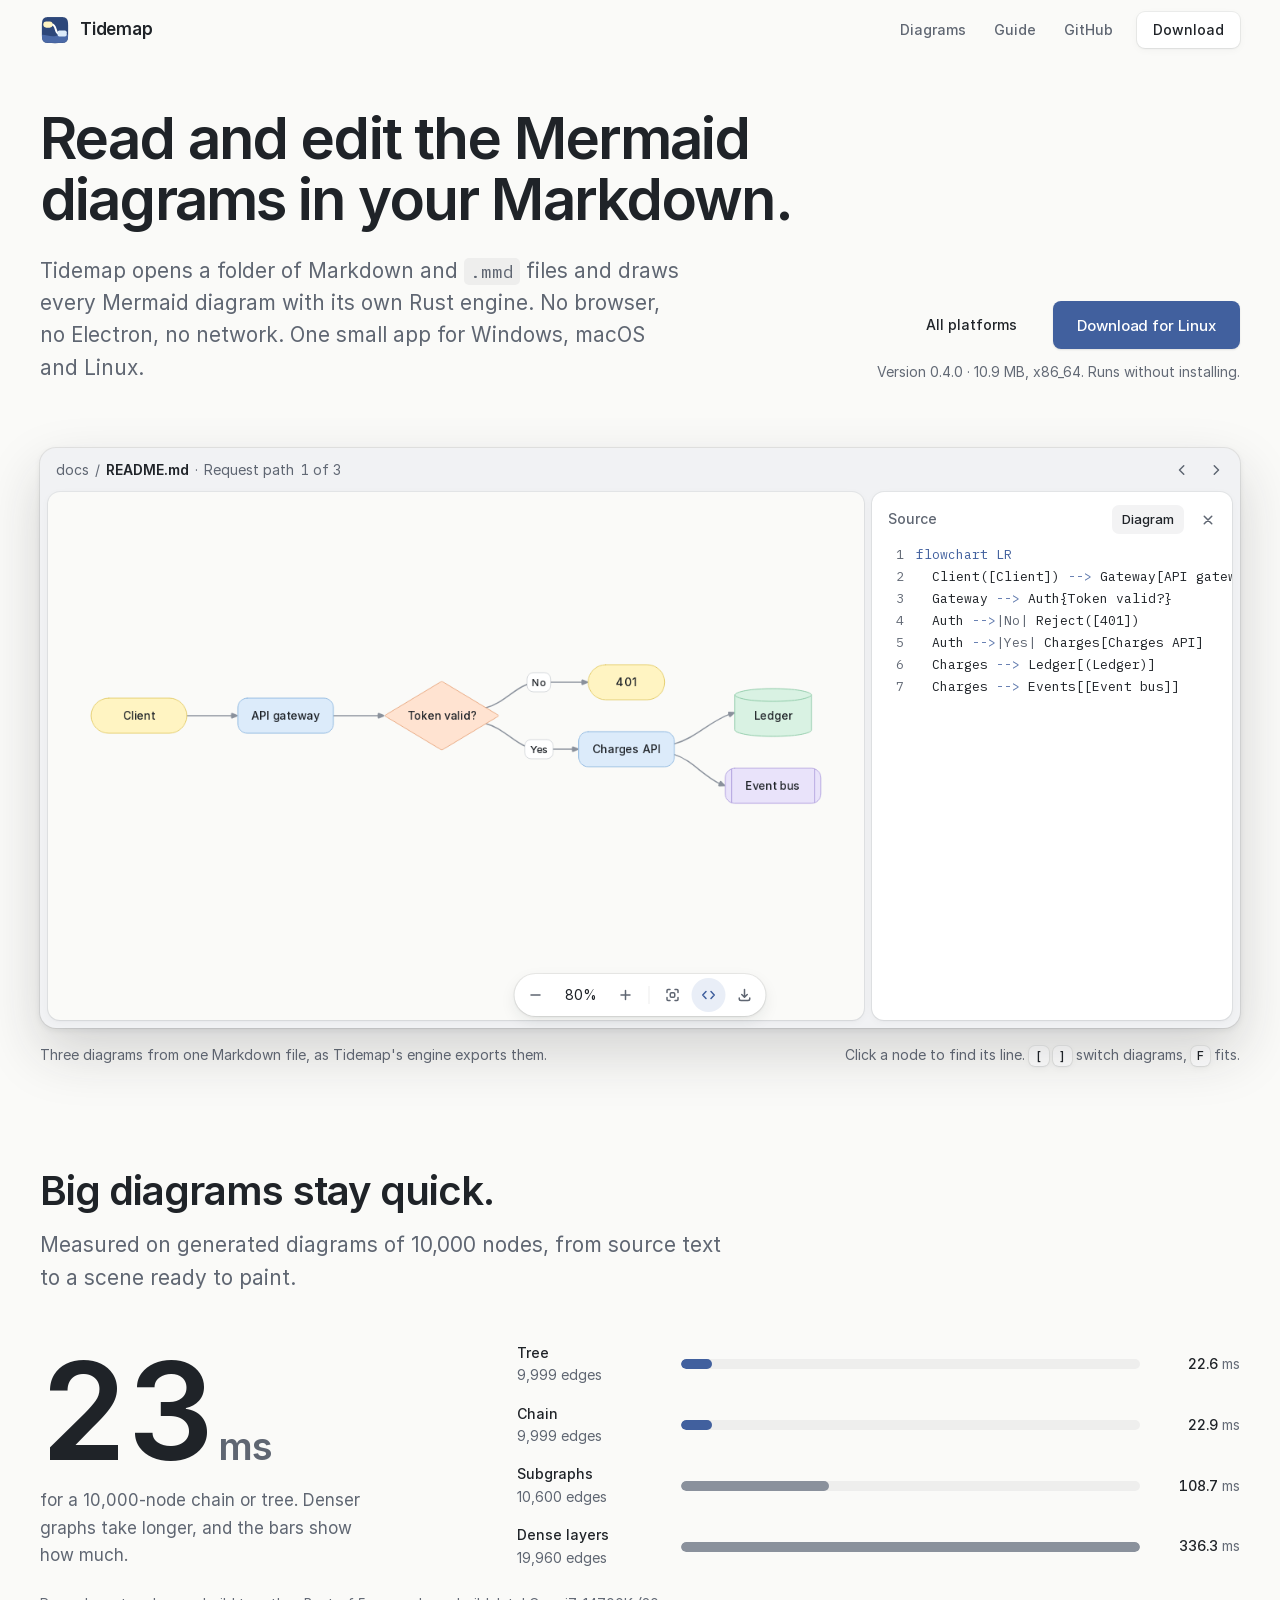
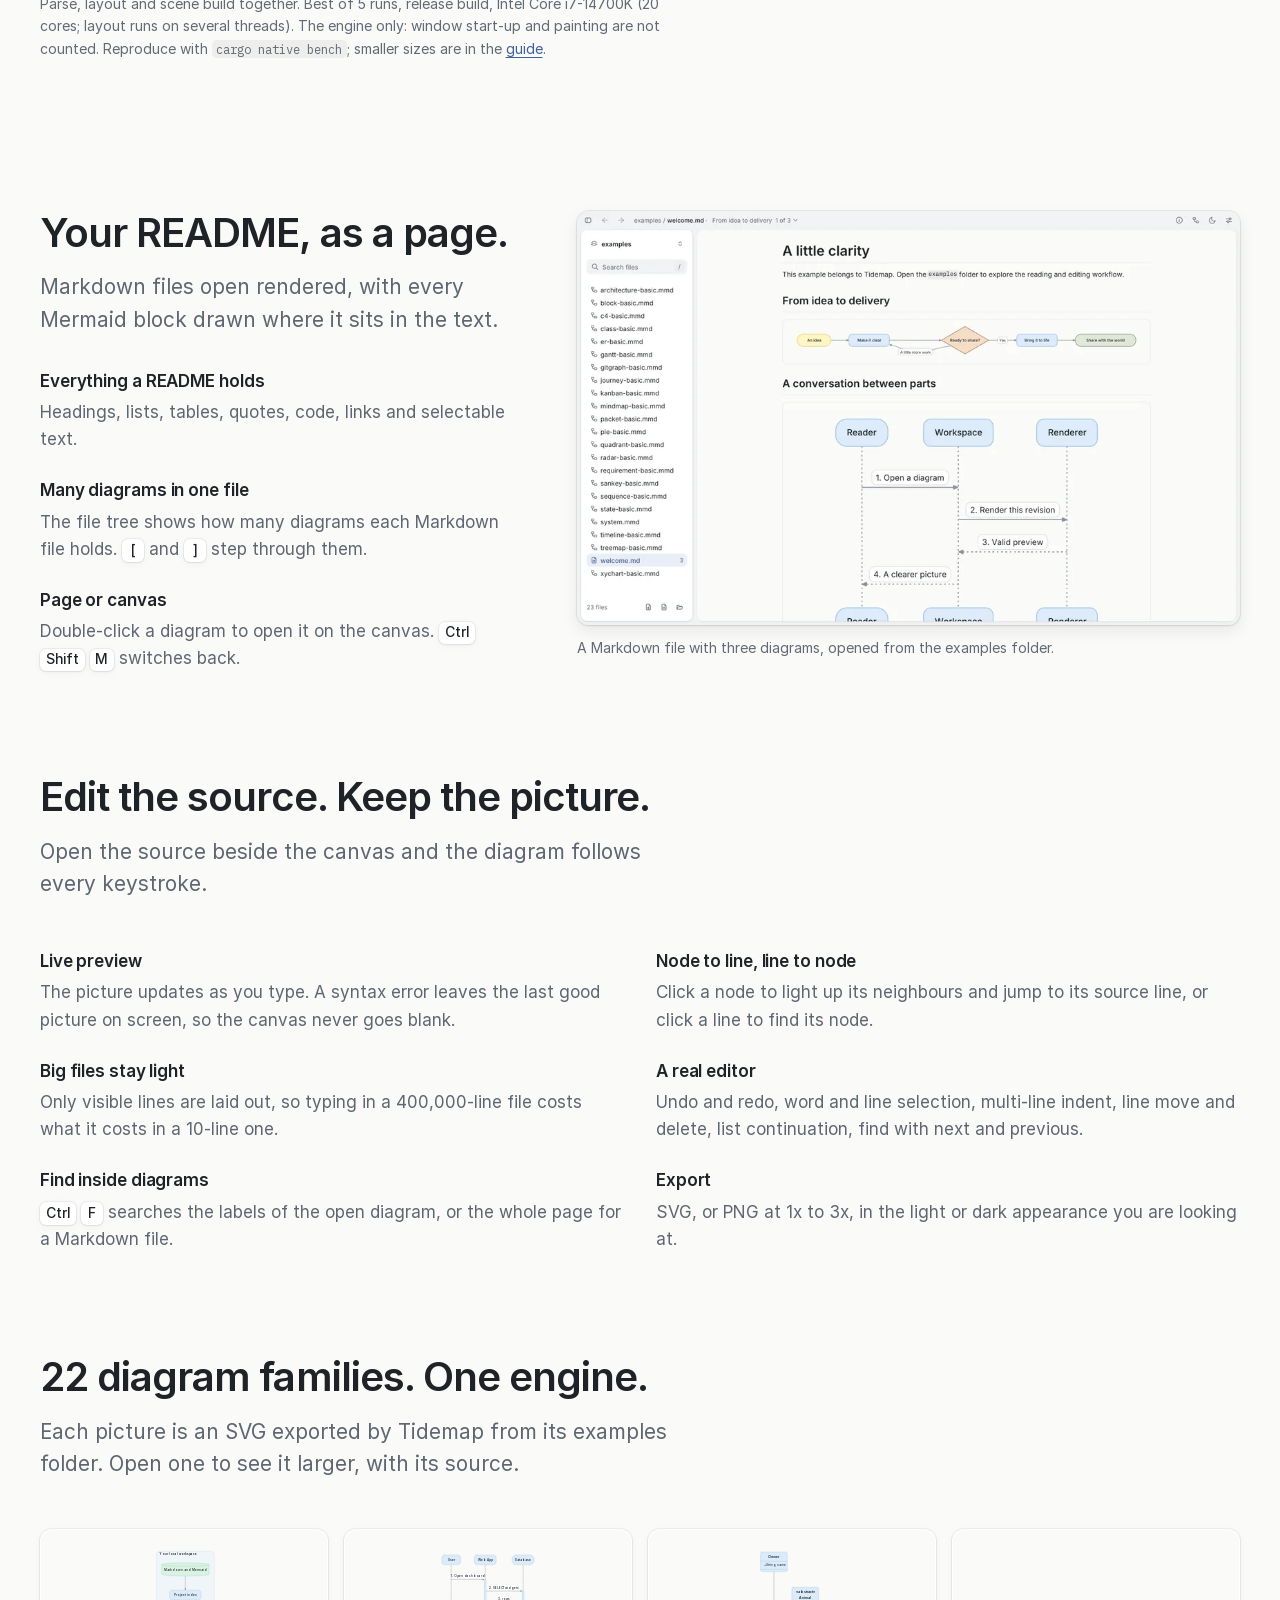
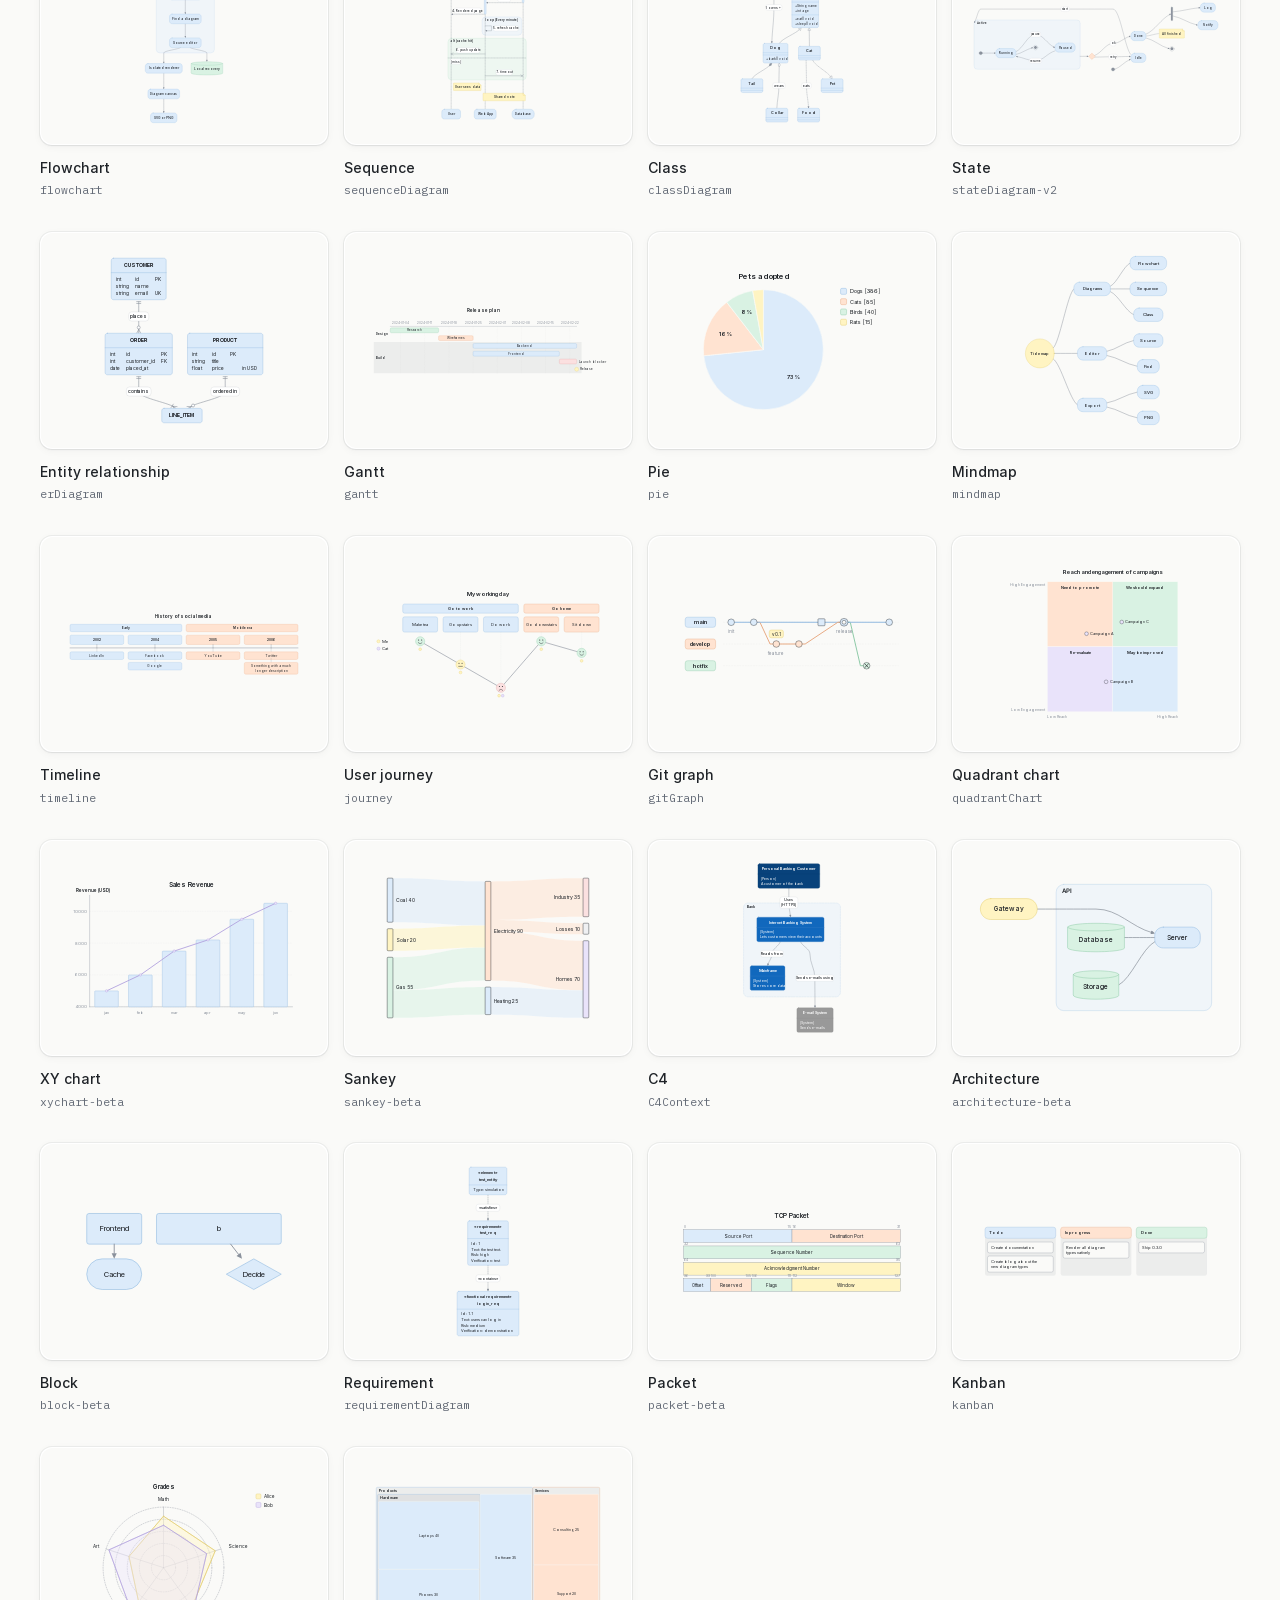
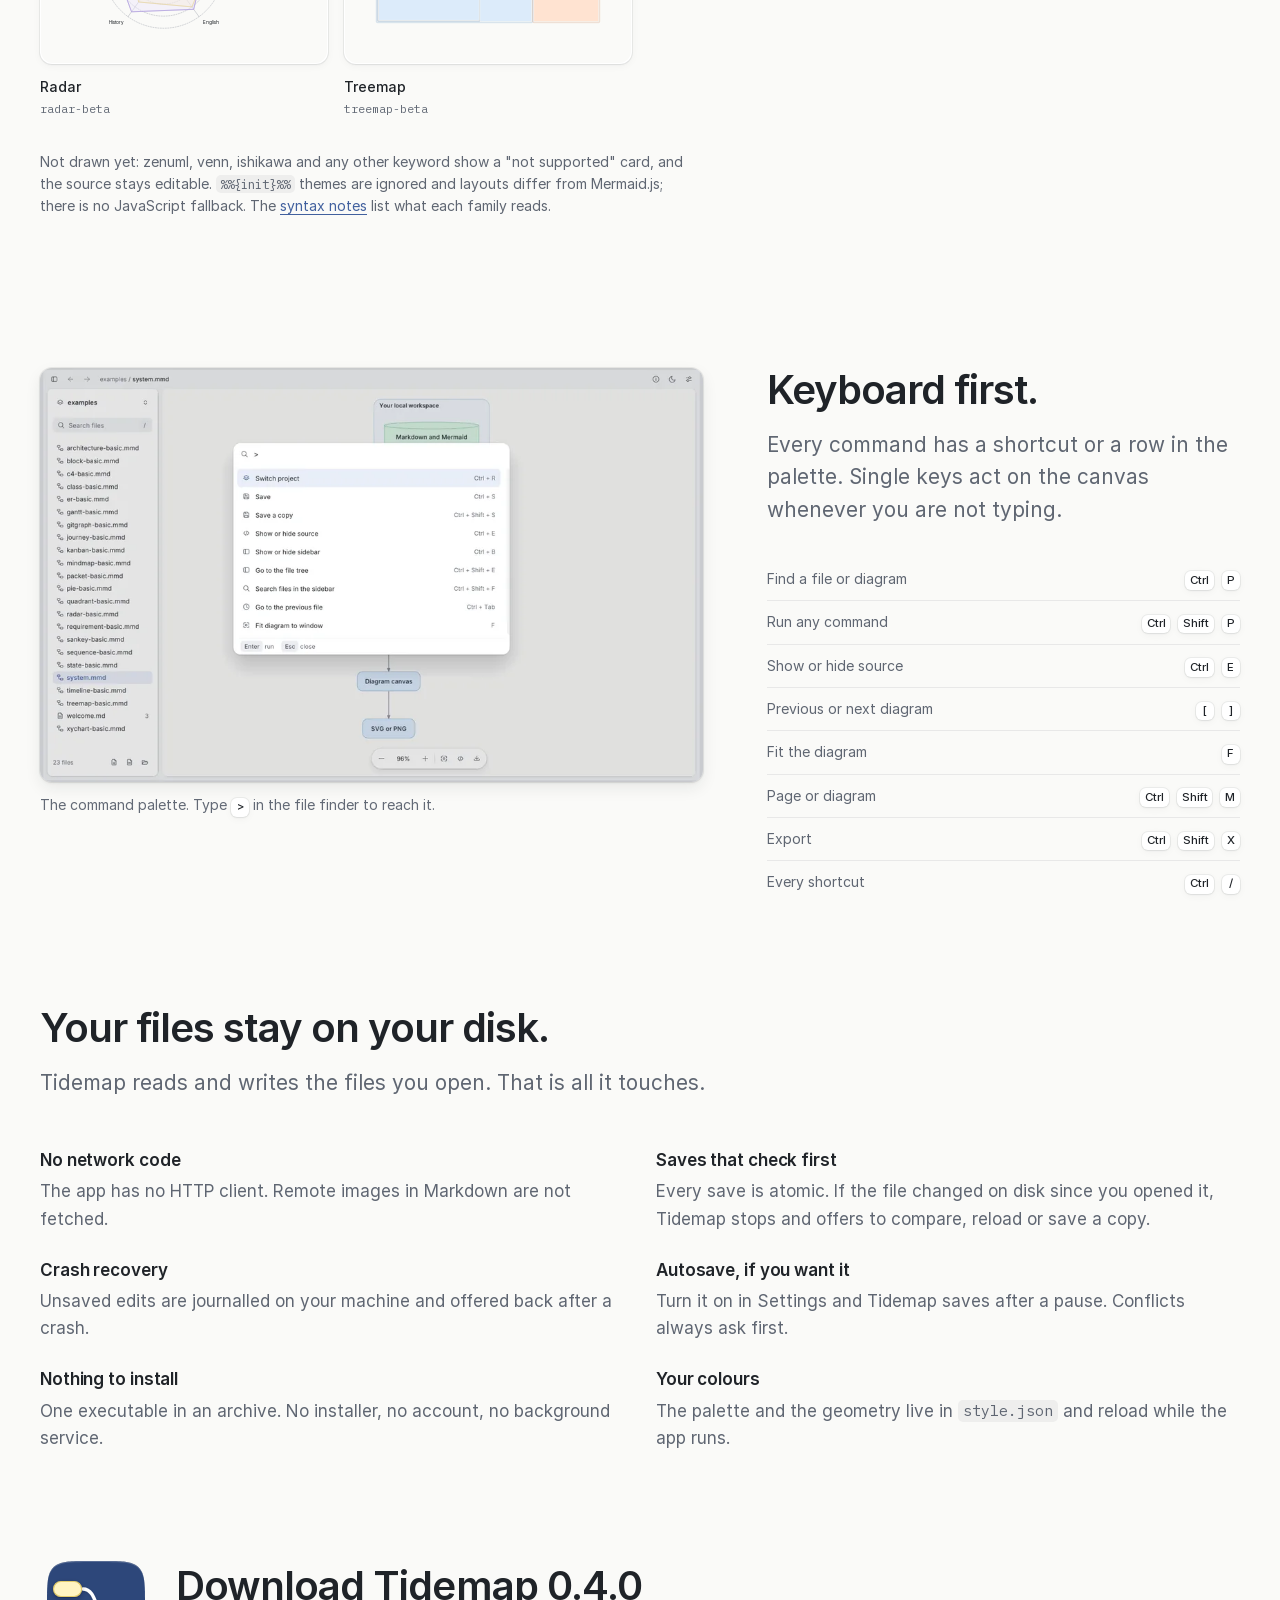
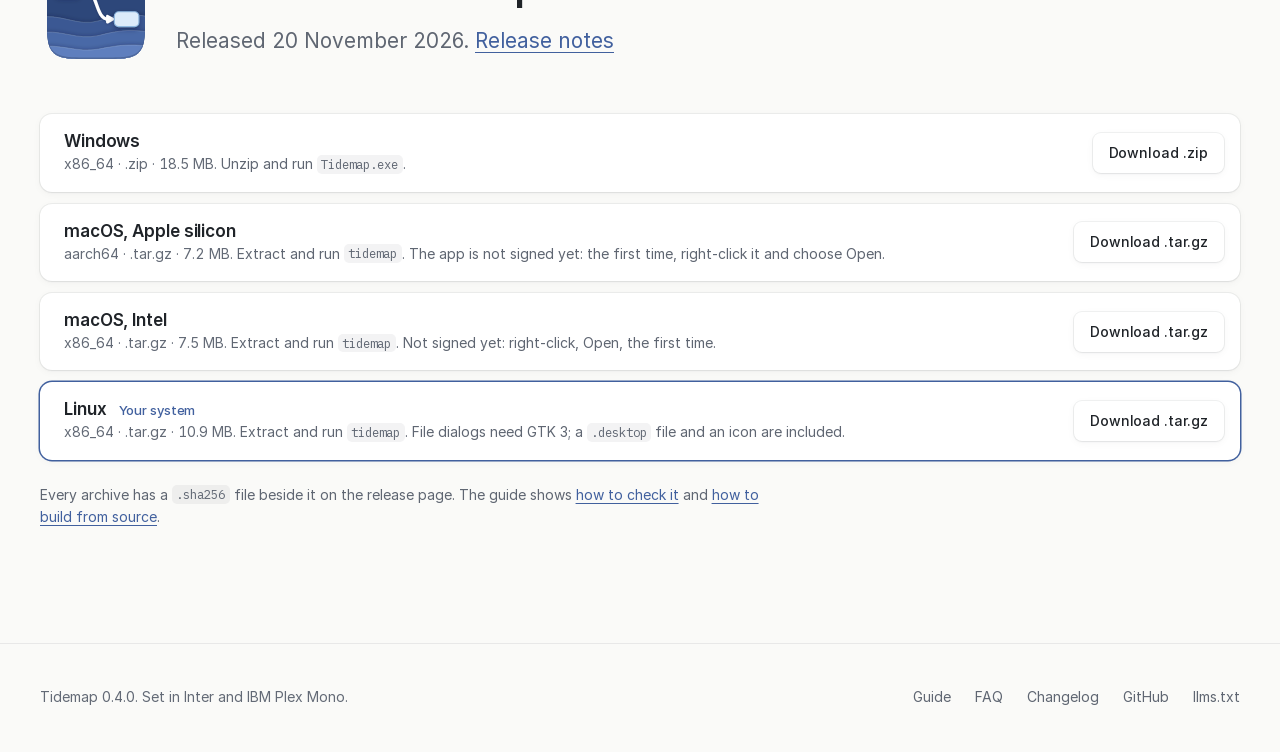
<file: site/index.html>
<!doctype html>
<html lang="en">
<head>
  <meta charset="utf-8">
  <meta name="viewport" content="width=device-width, initial-scale=1, viewport-fit=cover">
  <title>Tidemap: native Mermaid viewer and editor for Markdown</title>
  <meta name="description" content="Desktop viewer and editor for Mermaid diagrams in Markdown and .mmd files. Its own Rust engine draws 22 diagram types with live preview and SVG or PNG export. Offline, for Windows, macOS and Linux.">
  <link rel="canonical" href="https://zokirjonkodirov.github.io/tidemap/">
  <meta name="color-scheme" content="light dark">
  <meta name="theme-color" content="#FAFAF8" media="(prefers-color-scheme: light)">
  <meta name="theme-color" content="#1B1D20" media="(prefers-color-scheme: dark)">
  <link rel="icon" href="assets/icon.svg" type="image/svg+xml">
  <link rel="icon" href="favicon.ico" sizes="any">
  <link rel="apple-touch-icon" href="assets/apple-touch-icon.png">
  <link rel="alternate" type="text/plain" href="llms.txt" title="Tidemap for language models">
  <link rel="sitemap" href="sitemap.xml">

  <meta property="og:type" content="website">
  <meta property="og:site_name" content="Tidemap">
  <meta property="og:title" content="Tidemap: native Mermaid viewer and editor for Markdown">
  <meta property="og:description" content="Read and edit the Mermaid diagrams in your Markdown. Own Rust engine, 22 diagram types, offline. Windows, macOS, Linux.">
  <meta property="og:url" content="https://zokirjonkodirov.github.io/tidemap/">
  <meta property="og:image" content="https://zokirjonkodirov.github.io/tidemap/assets/card.png">
  <meta property="og:image:width" content="1200">
  <meta property="og:image:height" content="630">
  <meta property="og:image:alt" content="Tidemap: a flowchart drawn by its engine, under the line 'Read and edit the Mermaid diagrams in your Markdown.'">
  <meta name="twitter:card" content="summary_large_image">

  <link rel="preload" href="assets/fonts/inter-400.woff" as="font" type="font/woff" crossorigin>
  <link rel="preload" href="assets/fonts/inter-600.woff" as="font" type="font/woff" crossorigin>
  <link rel="stylesheet" href="assets/site.css">
  <script>document.documentElement.classList.add("js")</script>
  <script type="application/ld+json">
  {
    "@context": "https://schema.org",
    "@graph": [
      {
        "@type": "SoftwareApplication",
        "@id": "https://zokirjonkodirov.github.io/tidemap/#app",
        "name": "Tidemap",
        "description": "Native desktop viewer and editor for Mermaid diagrams in local Markdown and .mmd files. Written in Rust with its own diagram engine: no Electron, WebView, JavaScript or browser. Works fully offline.",
        "applicationCategory": "DeveloperApplication",
        "applicationSubCategory": "Diagram viewer and editor",
        "operatingSystem": "Windows, macOS, Linux",
        "softwareVersion": "0.4.0",
        "datePublished": "2026-11-20",
        "url": "https://zokirjonkodirov.github.io/tidemap/",
        "downloadUrl": "https://github.com/zokirjonkodirov/tidemap/releases/tag/v0.4.0",
        "releaseNotes": "https://github.com/zokirjonkodirov/tidemap/blob/main/CHANGELOG.md",
        "image": "https://zokirjonkodirov.github.io/tidemap/assets/card.png",
        "screenshot": [
          "https://zokirjonkodirov.github.io/tidemap/assets/shots/page-light-1440.webp",
          "https://zokirjonkodirov.github.io/tidemap/assets/shots/palette-light-1440.webp"
        ],
        "featureList": [
          "Opens folders of Markdown (.md) and Mermaid (.mmd) files",
          "Renders Markdown as a page with Mermaid diagrams drawn inline",
          "22 Mermaid diagram families: flowchart, sequence, class, state, entity relationship, Gantt, pie, mindmap, timeline, user journey, git graph, quadrant, XY chart, sankey, C4, architecture, block, requirement, packet, kanban, radar, treemap",
          "Source editor with live preview that keeps the last valid picture on syntax errors",
          "Click a node to highlight its neighbours and jump to its source line",
          "Export to SVG or PNG at 1x to 3x",
          "Keyboard-first: file finder, command palette, shortcuts for every command",
          "Atomic saves, conflict detection, crash recovery, optional autosave",
          "Light and dark appearance, reduced motion, editable style.json"
        ],
        "sameAs": ["https://github.com/zokirjonkodirov/tidemap"]
      },
      {
        "@type": "WebSite",
        "@id": "https://zokirjonkodirov.github.io/tidemap/#site",
        "name": "Tidemap",
        "url": "https://zokirjonkodirov.github.io/tidemap/",
        "inLanguage": "en"
      }
    ]
  }
  </script>
</head>
<body>
<svg width="0" height="0" style="position:absolute" aria-hidden="true" focusable="false">
  <symbol id="i-minus" viewBox="0 0 16 16"><path d="M3.5 8h9"/></symbol>
  <symbol id="i-plus" viewBox="0 0 16 16"><path d="M8 3.5v9M3.5 8h9"/></symbol>
  <symbol id="i-fit" viewBox="0 0 16 16"><path d="M2.5 5.5v-2a1 1 0 0 1 1-1h2M10.5 2.5h2a1 1 0 0 1 1 1v2M13.5 10.5v2a1 1 0 0 1-1 1h-2M5.5 13.5h-2a1 1 0 0 1-1-1v-2"/><rect x="5.75" y="5.75" width="4.5" height="4.5" rx="1.25"/></symbol>
  <symbol id="i-code" viewBox="0 0 16 16"><path d="M5.5 4.5 2.25 8l3.25 3.5M10.5 4.5 13.75 8l-3.25 3.5"/></symbol>
  <symbol id="i-export" viewBox="0 0 16 16"><path d="M8 2.5v7.5M5.25 7.5 8 10.25l2.75-2.75M2.75 11v.75a1.75 1.75 0 0 0 1.75 1.75h7a1.75 1.75 0 0 0 1.75-1.75V11"/></symbol>
  <symbol id="i-left" viewBox="0 0 16 16"><path d="M9.75 3.75 5.5 8l4.25 4.25"/></symbol>
  <symbol id="i-right" viewBox="0 0 16 16"><path d="M6.25 3.75 10.5 8l-4.25 4.25"/></symbol>
  <symbol id="i-down" viewBox="0 0 16 16"><path d="M3.75 6.25 8 10.5l4.25-4.25"/></symbol>
  <symbol id="i-close" viewBox="0 0 16 16"><path d="M4.25 4.25l7.5 7.5M11.75 4.25l-7.5 7.5"/></symbol>
  <symbol id="i-copy" viewBox="0 0 16 16"><rect x="5.5" y="5.5" width="8" height="8" rx="1.75"/><path d="M10.5 5.5V4.25A1.75 1.75 0 0 0 8.75 2.5h-4.5A1.75 1.75 0 0 0 2.5 4.25v4.5a1.75 1.75 0 0 0 1.75 1.75H5.5"/></symbol>
</svg>

<a class="skip" href="#main">Skip to content</a>

<header class="top">
  <div class="wrap top-in">
    <a class="brand" href="./" aria-label="Tidemap home"><img src="assets/icon.svg" width="30" height="30" alt="">Tidemap</a>
    <nav class="nav" aria-label="Main">
      <a class="wide" href="#diagrams">Diagrams</a>
      <a href="guide/">Guide</a>
      <a href="https://github.com/zokirjonkodirov/tidemap">GitHub</a>
      <a class="btn soft wide" href="#download">Download</a>
    </nav>
  </div>
</header>

<main id="main">

  <section class="hero wrap" aria-labelledby="hero-title">
    <h1 id="hero-title">Read and edit the Mermaid diagrams in your Markdown.</h1>
    <div class="hero-row">
      <p class="lede">Tidemap opens a folder of Markdown and <code>.mmd</code> files and draws every Mermaid diagram with its own Rust engine. No browser, no Electron, no network. One small app for Windows, macOS and Linux.</p>
      <div>
        <div class="actions">
          <a class="btn quiet" href="#download" id="get-other">All platforms</a>
          <a class="btn primary" href="#download" id="get" data-download>Download Tidemap</a>
        </div>
        <p class="fine" id="get-meta">Version 0.4.0 for Windows, macOS and Linux. Runs without installing.</p>
      </div>
    </div>
  </section>

  <figure class="demo wrap" aria-labelledby="demo-cap">
    <div class="window enter" id="window" data-src-default="wide">
      <div class="win-bar">
        <p class="crumbs" aria-live="polite"><span class="dir">docs</span><span class="sep dir">/</span><strong>README.md</strong><span class="sep">·</span><span class="title" id="win-title">Request path</span><span class="count" id="win-count">1 of 3</span></p>
        <div class="win-steps">
          <button class="ctl" type="button" id="prev" aria-label="Previous diagram" title="Previous diagram  ["><svg class="i"><use href="#i-left"/></svg></button>
          <button class="ctl" type="button" id="next" aria-label="Next diagram" title="Next diagram  ]"><svg class="i"><use href="#i-right"/></svg></button>
        </div>
      </div>
      <div class="win-body">
        <div class="canvas" id="canvas" tabindex="0" role="group" aria-roledescription="diagram canvas" aria-label="Diagram canvas. Arrow keys select nodes, Escape clears, [ and ] switch diagrams, F fits, plus and minus zoom.">
          <!-- build:hero -->
<style>@media (prefers-color-scheme:dark){.h0-0{stroke:#7C848F}.h0-1{fill:#7C848F}.h0-2{fill:#24272B}.h0-3{fill:#E6E8EB}.h0-4{fill:#453E22}.h0-5{stroke:#8F8040}.h0-6{fill:#26384A}.h0-7{stroke:#4F7396}.h0-8{fill:#4A3327}.h0-9{stroke:#96684C}.h0-10{fill:#243F31}.h0-11{stroke:#4D8566}.h0-12{fill:#352F4D}.h0-13{stroke:#6E61A0}.h1-0{stroke:#7C848F}.h1-1{fill:#7C848F}.h1-2{fill:#24272B}.h1-3{fill:#E6E8EB}.h1-4{fill:#26384A}.h1-5{stroke:#4F7396}.h2-0{stroke:#7C848F}.h2-1{fill:#7C848F}.h2-2{fill:#24272B}.h2-3{fill:#E6E8EB}.h2-4{fill:#26384A}.h2-5{stroke:#4F7396}}</style>
<div class="stage" data-index="0" data-title="Request path" data-w="963.69" data-h="222">
<svg class="dia" viewBox="-24 -24 963.69 222" width="963.69" height="222" role="img" aria-label="Request path: diagram drawn by Tidemap">
<g class="edge" data-id="e0" data-from="Client" data-to="Gateway" data-lines="2">
<path d="M120 64C143.74 64 156.47 64 178.61 64" fill="none" stroke="#8A919C" stroke-width="1.5" stroke-linecap="round" stroke-linejoin="round" class="h0-0"/>
<path d="M182.65 65.16L177.68 67.3Q175.55 68.21 175.55 65.9L175.55 62.1Q175.55 59.79 177.68 60.7L182.65 62.84Q185.35 64 182.65 65.16Z" fill="#8A919C" class="h0-1"/>
</g>
<g class="edge" data-id="e1" data-from="Gateway" data-to="Auth" data-lines="3">
<path d="M304 64C327.74 64 340.47 64 362.61 64" fill="none" stroke="#8A919C" stroke-width="1.5" stroke-linecap="round" stroke-linejoin="round" class="h0-0"/>
<path d="M366.65 65.16L361.68 67.3Q359.55 68.21 359.55 65.9L359.55 62.1Q359.55 59.79 361.68 60.7L366.65 62.84Q369.35 64 366.65 65.16Z" fill="#8A919C" class="h0-1"/>
</g>
<g class="edge" data-id="e2" data-from="Auth" data-to="Reject" data-lines="4">
<path d="M495.38 54.03C521.16 47.52 535.26 22 561.84 22C584.72 22 597.02 22 618.3 22" fill="none" stroke="#8A919C" stroke-width="1.5" stroke-linecap="round" stroke-linejoin="round" class="h0-0"/>
<path d="M622.34 23.16L617.37 25.3Q615.24 26.21 615.24 23.9L615.24 20.1Q615.24 17.79 617.37 18.7L622.34 20.84Q625.04 22 622.34 23.16Z" fill="#8A919C" class="h0-1"/>
</g>
<g class="edge" data-id="e3" data-from="Auth" data-to="Charges" data-lines="5">
<path d="M495.38 73.97C521.16 80.48 535.26 106 561.84 106C579.9 106 589.78 106 606.3 106" fill="none" stroke="#8A919C" stroke-width="1.5" stroke-linecap="round" stroke-linejoin="round" class="h0-0"/>
<path d="M610.34 107.16L605.37 109.3Q603.24 110.21 603.24 107.9L603.24 104.1Q603.24 101.79 605.37 102.7L610.34 104.84Q613.04 106 610.34 107.16Z" fill="#8A919C" class="h0-1"/>
</g>
<g class="edge" data-id="e4" data-from="Charges" data-to="Ledger" data-lines="6">
<path d="M731.69 99.4C759.28 91.96 776.22 70.69 802.54 61.59" fill="none" stroke="#8A919C" stroke-width="1.5" stroke-linecap="round" stroke-linejoin="round" class="h0-0"/>
<path d="M806.78 61.53L802.76 65.15Q801.04 66.7 800.29 64.5L799.08 60.91Q798.34 58.72 800.65 58.9L806.04 59.33Q808.97 59.57 806.78 61.53Z" fill="#8A919C" class="h0-1"/>
</g>
<g class="edge" data-id="e5" data-from="Charges" data-to="Events" data-lines="7">
<path d="M731.69 112.6C754.38 119.73 769.07 141 790.63 150.14" fill="none" stroke="#8A919C" stroke-width="1.5" stroke-linecap="round" stroke-linejoin="round" class="h0-0"/>
<path d="M794 152.56L788.59 152.64Q786.27 152.68 787.15 150.54L788.6 147.03Q789.48 144.89 791.1 146.54L794.88 150.41Q796.94 152.51 794 152.56Z" fill="#8A919C" class="h0-1"/>
</g>
<g class="edge-label" data-id="e2" data-from="Auth" data-to="Reject" data-lines="4">
<rect x="547" y="10" width="29.68" height="24" rx="8" fill="#FFFFFF" stroke="#8A919C" stroke-opacity="0.35" stroke-width="1" class="h0-2 h0-0"/>
<text text-anchor="middle" font-family="Inter" font-size="13" font-weight="500" fill="#1F2328" class="h0-3"><tspan x="561.84" y="26.68">No</tspan></text>
</g>
<g class="edge-label" data-id="e3" data-from="Auth" data-to="Charges" data-lines="5">
<rect x="544" y="94" width="35.69" height="24" rx="8" fill="#FFFFFF" stroke="#8A919C" stroke-opacity="0.35" stroke-width="1" class="h0-2 h0-0"/>
<text text-anchor="middle" font-family="Inter" font-size="13" font-weight="500" fill="#1F2328" class="h0-3"><tspan x="561.84" y="110.68">Yes</tspan></text>
</g>
<g class="node" data-id="Client" data-lines="2">
<path d="M22 42L98 42C110.15 42 120 51.85 120 64L120 64C120 76.15 110.15 86 98 86L22 86C9.85 86 0 76.15 0 64L0 64C0 51.85 9.85 42 22 42Z" fill="#FFF4C2" stroke="#E3CC6B" stroke-width="1" stroke-linejoin="round" stroke-linecap="round" class="h0-4 h0-5"/>
<text text-anchor="middle" font-family="Inter" font-size="14" font-weight="500" fill="#1F2328" class="h0-3"><tspan x="60" y="69.04">Client</tspan></text>
</g>
<g class="node" data-id="Gateway" data-lines="2 3">
<path d="M196 42L292 42C298.63 42 304 47.37 304 54L304 74C304 80.63 298.63 86 292 86L196 86C189.37 86 184 80.63 184 74L184 54C184 47.37 189.37 42 196 42Z" fill="#DCEBFA" stroke="#8FB8E0" stroke-width="1" stroke-linejoin="round" stroke-linecap="round" class="h0-6 h0-7"/>
<text text-anchor="middle" font-family="Inter" font-size="14" font-weight="500" fill="#1F2328" class="h0-3"><tspan x="244" y="69.04">API gateway</tspan></text>
</g>
<g class="node" data-id="Auth" data-lines="3 4 5">
<path d="M436.57 22.84C440 20.78 440 20.78 443.43 22.84L508.57 61.94C512 64 512 64 508.57 66.06L443.43 105.16C440 107.22 440 107.22 436.57 105.16L371.43 66.06C368 64 368 64 371.43 61.94Z" fill="#FFE3D1" stroke="#E8A982" stroke-width="1" stroke-linejoin="round" stroke-linecap="round" class="h0-8 h0-9"/>
<text text-anchor="middle" font-family="Inter" font-size="14" font-weight="500" fill="#1F2328" class="h0-3"><tspan x="440" y="69.04">Token valid?</tspan></text>
</g>
<g class="node" data-id="Reject" data-lines="4">
<path d="M645.69 0L697.69 0C709.84 0 719.69 9.85 719.69 22L719.69 22C719.69 34.15 709.84 44 697.69 44L645.69 44C633.54 44 623.69 34.15 623.69 22L623.69 22C623.69 9.85 633.54 0 645.69 0Z" fill="#FFF4C2" stroke="#E3CC6B" stroke-width="1" stroke-linejoin="round" stroke-linecap="round" class="h0-4 h0-5"/>
<text text-anchor="middle" font-family="Inter" font-size="14" font-weight="500" fill="#1F2328" class="h0-3"><tspan x="671.69" y="27.04">401</tspan></text>
</g>
<g class="node" data-id="Charges" data-lines="5 6 7">
<path d="M623.69 84L719.69 84C726.32 84 731.69 89.37 731.69 96L731.69 116C731.69 122.63 726.32 128 719.69 128L623.69 128C617.06 128 611.69 122.63 611.69 116L611.69 96C611.69 89.37 617.06 84 623.69 84Z" fill="#DCEBFA" stroke="#8FB8E0" stroke-width="1" stroke-linejoin="round" stroke-linecap="round" class="h0-6 h0-7"/>
<text text-anchor="middle" font-family="Inter" font-size="14" font-weight="500" fill="#1F2328" class="h0-3"><tspan x="671.69" y="111.04">Charges API</tspan></text>
</g>
<g class="node" data-id="Ledger" data-lines="6">
<path d="M807.69 38C807.69 33.58 829.18 30 855.69 30C882.2 30 903.69 33.58 903.69 38L903.69 82C903.69 86.42 882.2 90 855.69 90C829.18 90 807.69 86.42 807.69 82Z" fill="#D9F2E3" stroke="#8CC9A6" stroke-width="1" stroke-linejoin="round" stroke-linecap="round" class="h0-10 h0-11"/>
<path d="M807.69 38C807.69 42.42 829.18 46 855.69 46C882.2 46 903.69 42.42 903.69 38" fill="none" stroke="#8CC9A6" stroke-width="1" stroke-linejoin="round" stroke-linecap="round" class="h0-11"/>
<text text-anchor="middle" font-family="Inter" font-size="14" font-weight="500" fill="#1F2328" class="h0-3"><tspan x="855.69" y="69.04">Ledger</tspan></text>
</g>
<g class="node" data-id="Events" data-lines="7">
<path d="M807.69 130L903.69 130C910.32 130 915.69 135.37 915.69 142L915.69 162C915.69 168.63 910.32 174 903.69 174L807.69 174C801.06 174 795.69 168.63 795.69 162L795.69 142C795.69 135.37 801.06 130 807.69 130Z" fill="#E9E3FA" stroke="#B0A0DE" stroke-width="1" stroke-linejoin="round" stroke-linecap="round" class="h0-12 h0-13"/>
<path d="M803.69 131.19L803.69 172.81" fill="none" stroke="#B0A0DE" stroke-width="1" stroke-linejoin="round" stroke-linecap="round" class="h0-13"/>
<path d="M907.69 131.19L907.69 172.81" fill="none" stroke="#B0A0DE" stroke-width="1" stroke-linejoin="round" stroke-linecap="round" class="h0-13"/>
<text text-anchor="middle" font-family="Inter" font-size="14" font-weight="500" fill="#1F2328" class="h0-3"><tspan x="855.69" y="157.04">Event bus</tspan></text>
</g>
</svg>
</div>
<div class="stage" data-index="1" data-title="Checkout" data-w="444.23" data-h="428" hidden>
<svg class="dia" viewBox="-24 -24 444.23 428" width="444.23" height="428" role="img" aria-label="Checkout: diagram drawn by Tidemap">
<g class="edge" data-id="e0" data-from="Shopper" data-to="Shopper (end)" data-lines="2">
<path d="M70.43 60C70.43 146.67 70.43 233.33 70.43 320" fill="none" stroke="#8A919C" stroke-width="1.5" stroke-linecap="round" stroke-linejoin="round" stroke-dasharray="2.4 4.5" class="h1-0"/>
</g>
<g class="edge" data-id="e1" data-from="App" data-to="App (end)" data-lines="3">
<path d="M182.87 60C182.87 146.67 182.87 233.33 182.87 320" fill="none" stroke="#8A919C" stroke-width="1.5" stroke-linecap="round" stroke-linejoin="round" stroke-dasharray="2.4 4.5" class="h1-0"/>
</g>
<g class="edge" data-id="e2" data-from="API" data-to="API (end)" data-lines="4">
<path d="M312.76 60C312.76 146.67 312.76 233.33 312.76 320" fill="none" stroke="#8A919C" stroke-width="1.5" stroke-linecap="round" stroke-linejoin="round" stroke-dasharray="2.4 4.5" class="h1-0"/>
</g>
<g class="edge" data-id="e3" data-from="Shopper" data-to="App" data-lines="5">
<path d="M70.43 126C106.12 126 141.8 126 177.48 126" fill="none" stroke="#8A919C" stroke-width="1.5" stroke-linecap="round" stroke-linejoin="round" class="h1-0"/>
<path d="M181.52 127.16L176.55 129.3Q174.42 130.21 174.42 127.9L174.42 124.1Q174.42 121.79 176.55 122.7L181.52 124.84Q184.22 126 181.52 127.16Z" fill="#8A919C" class="h1-1"/>
</g>
<g class="edge" data-id="e4" data-from="App" data-to="API" data-lines="6">
<path d="M182.87 178C224.37 178 265.87 178 307.37 178" fill="none" stroke="#8A919C" stroke-width="1.5" stroke-linecap="round" stroke-linejoin="round" class="h1-0"/>
<path d="M311.41 179.16L306.44 181.3Q304.31 182.21 304.31 179.9L304.31 176.1Q304.31 173.79 306.44 174.7L311.41 176.84Q314.11 178 311.41 179.16Z" fill="#8A919C" class="h1-1"/>
</g>
<g class="edge" data-id="e5" data-from="API" data-to="App" data-lines="7">
<path d="M312.76 230C271.26 230 229.76 230 188.26 230" fill="none" stroke="#8A919C" stroke-width="1.5" stroke-linecap="round" stroke-linejoin="round" stroke-dasharray="2.4 4.5" class="h1-0"/>
<path d="M184.22 228.84L189.19 226.7Q191.32 225.79 191.32 228.1L191.32 231.9Q191.32 234.21 189.19 233.3L184.22 231.16Q181.52 230 184.22 228.84Z" fill="#8A919C" class="h1-1"/>
</g>
<g class="edge" data-id="e6" data-from="App" data-to="Shopper" data-lines="8">
<path d="M182.87 282C147.19 282 111.51 282 75.82 282" fill="none" stroke="#8A919C" stroke-width="1.5" stroke-linecap="round" stroke-linejoin="round" stroke-dasharray="2.4 4.5" class="h1-0"/>
<path d="M71.78 280.84L76.75 278.7Q78.88 277.79 78.88 280.1L78.88 283.9Q78.88 286.21 76.75 285.3L71.78 283.16Q69.08 282 71.78 280.84Z" fill="#8A919C" class="h1-1"/>
</g>
<g class="edge-label" data-id="e3" data-from="Shopper" data-to="App" data-lines="5">
<rect x="109.05" y="98" width="35.2" height="24" rx="8" fill="#FFFFFF" stroke="#8A919C" stroke-opacity="0.35" stroke-width="1" class="h1-2 h1-0"/>
<text text-anchor="middle" font-family="Inter" font-size="13" font-weight="500" fill="#1F2328" class="h1-3"><tspan x="126.65" y="114.68">Pay</tspan></text>
</g>
<g class="edge-label" data-id="e4" data-from="App" data-to="API" data-lines="6">
<rect x="194.87" y="150" width="105.89" height="24" rx="8" fill="#FFFFFF" stroke="#8A919C" stroke-opacity="0.35" stroke-width="1" class="h1-2 h1-0"/>
<text text-anchor="middle" font-family="Inter" font-size="13" font-weight="500" fill="#1F2328" class="h1-3"><tspan x="247.81" y="166.68">POST /charges</tspan></text>
</g>
<g class="edge-label" data-id="e5" data-from="API" data-to="App" data-lines="7">
<rect x="204.34" y="202" width="86.94" height="24" rx="8" fill="#FFFFFF" stroke="#8A919C" stroke-opacity="0.35" stroke-width="1" class="h1-2 h1-0"/>
<text text-anchor="middle" font-family="Inter" font-size="13" font-weight="500" fill="#1F2328" class="h1-3"><tspan x="247.81" y="218.68">201 Created</tspan></text>
</g>
<g class="edge-label" data-id="e6" data-from="App" data-to="Shopper" data-lines="8">
<rect x="97.18" y="254" width="58.93" height="24" rx="8" fill="#FFFFFF" stroke="#8A919C" stroke-opacity="0.35" stroke-width="1" class="h1-2 h1-0"/>
<text text-anchor="middle" font-family="Inter" font-size="13" font-weight="500" fill="#1F2328" class="h1-3"><tspan x="126.65" y="270.68">Receipt</tspan></text>
</g>
<g class="node" data-id="Shopper" data-lines="2 5 8">
<path d="M42 16L98.87 16C108.81 16 116.87 24.06 116.87 34L116.87 42C116.87 51.94 108.81 60 98.87 60L42 60C32.06 60 24 51.94 24 42L24 34C24 24.06 32.06 16 42 16Z" fill="#DCEBFA" stroke="#8FB8E0" stroke-width="1" stroke-linejoin="round" stroke-linecap="round" class="h1-4 h1-5"/>
<text text-anchor="middle" font-family="Inter" font-size="14" font-weight="500" fill="#1F2328" class="h1-3"><tspan x="70.43" y="43.04">Shopper</tspan></text>
</g>
<g class="node" data-id="App" data-lines="3 5 6 7 8">
<path d="M152.87 16L212.87 16C219.5 16 224.87 21.37 224.87 28L224.87 48C224.87 54.63 219.5 60 212.87 60L152.87 60C146.24 60 140.87 54.63 140.87 48L140.87 28C140.87 21.37 146.24 16 152.87 16Z" fill="#DCEBFA" stroke="#8FB8E0" stroke-width="1" stroke-linejoin="round" stroke-linecap="round" class="h1-4 h1-5"/>
<text text-anchor="middle" font-family="Inter" font-size="14" font-weight="500" fill="#1F2328" class="h1-3"><tspan x="182.87" y="43.04">App</tspan></text>
</g>
<g class="node" data-id="API" data-lines="4 6 7">
<path d="M265.28 16L360.23 16C366.86 16 372.23 21.37 372.23 28L372.23 48C372.23 54.63 366.86 60 360.23 60L265.28 60C258.66 60 253.28 54.63 253.28 48L253.28 28C253.28 21.37 258.66 16 265.28 16Z" fill="#DCEBFA" stroke="#8FB8E0" stroke-width="1" stroke-linejoin="round" stroke-linecap="round" class="h1-4 h1-5"/>
<text text-anchor="middle" font-family="Inter" font-size="14" font-weight="500" fill="#1F2328" class="h1-3"><tspan x="312.76" y="43.04">Charges API</tspan></text>
</g>
<g class="node" data-id="Shopper (end)" data-lines="2 5 8">
<path d="M42 320L98.87 320C108.81 320 116.87 328.06 116.87 338L116.87 346C116.87 355.94 108.81 364 98.87 364L42 364C32.06 364 24 355.94 24 346L24 338C24 328.06 32.06 320 42 320Z" fill="#DCEBFA" stroke="#8FB8E0" stroke-width="1" stroke-linejoin="round" stroke-linecap="round" class="h1-4 h1-5"/>
<text text-anchor="middle" font-family="Inter" font-size="14" font-weight="500" fill="#1F2328" class="h1-3"><tspan x="70.43" y="347.04">Shopper</tspan></text>
</g>
<g class="node" data-id="App (end)" data-lines="3 5 6 7 8">
<path d="M152.87 320L212.87 320C219.5 320 224.87 325.37 224.87 332L224.87 352C224.87 358.63 219.5 364 212.87 364L152.87 364C146.24 364 140.87 358.63 140.87 352L140.87 332C140.87 325.37 146.24 320 152.87 320Z" fill="#DCEBFA" stroke="#8FB8E0" stroke-width="1" stroke-linejoin="round" stroke-linecap="round" class="h1-4 h1-5"/>
<text text-anchor="middle" font-family="Inter" font-size="14" font-weight="500" fill="#1F2328" class="h1-3"><tspan x="182.87" y="347.04">App</tspan></text>
</g>
<g class="node" data-id="API (end)" data-lines="4 6 7">
<path d="M265.28 320L360.23 320C366.86 320 372.23 325.37 372.23 332L372.23 352C372.23 358.63 366.86 364 360.23 364L265.28 364C258.66 364 253.28 358.63 253.28 352L253.28 332C253.28 325.37 258.66 320 265.28 320Z" fill="#DCEBFA" stroke="#8FB8E0" stroke-width="1" stroke-linejoin="round" stroke-linecap="round" class="h1-4 h1-5"/>
<text text-anchor="middle" font-family="Inter" font-size="14" font-weight="500" fill="#1F2328" class="h1-3"><tspan x="312.76" y="347.04">Charges API</tspan></text>
</g>
</svg>
</div>
<div class="stage" data-index="2" data-title="Charge lifecycle" data-w="855.22" data-h="202" hidden>
<svg class="dia" viewBox="-24 -24 855.22 202" width="855.22" height="202" role="img" aria-label="Charge lifecycle: diagram drawn by Tidemap">
<g class="edge" data-id="e0" data-from="[*]startroot" data-to="Pending" data-lines="3">
<path d="M16 80C39.74 80 52.47 80 74.61 80" fill="none" stroke="#8A919C" stroke-width="1.5" stroke-linecap="round" stroke-linejoin="round" class="h2-0"/>
<path d="M78.65 81.16L73.68 83.3Q71.55 84.21 71.55 81.9L71.55 78.1Q71.55 75.79 73.68 76.7L78.65 78.84Q81.35 80 78.65 81.16Z" fill="#8A919C" class="h2-1"/>
</g>
<g class="edge" data-id="e1" data-from="Pending" data-to="Paid" data-lines="4">
<path d="M176 73.4C201.3 68.11 214.77 48 240.61 48C264.59 48 277.45 48 299.83 48" fill="none" stroke="#8A919C" stroke-width="1.5" stroke-linecap="round" stroke-linejoin="round" class="h2-0"/>
<path d="M303.87 49.16L298.9 51.3Q296.77 52.21 296.77 49.9L296.77 46.1Q296.77 43.79 298.9 44.7L303.87 46.84Q306.57 48 303.87 49.16Z" fill="#8A919C" class="h2-1"/>
</g>
<g class="edge" data-id="e2" data-from="Pending" data-to="Failed" data-lines="5">
<path d="M176 86.6C200.38 95.17 214.77 132 240.61 132C280.85 132 300.98 132 341.22 132C379.38 132 399.34 132 435.83 132" fill="none" stroke="#8A919C" stroke-width="1.5" stroke-linecap="round" stroke-linejoin="round" class="h2-0"/>
<path d="M439.87 133.16L434.9 135.3Q432.77 136.21 432.77 133.9L432.77 130.1Q432.77 127.79 434.9 128.7L439.87 130.84Q442.57 132 439.87 133.16Z" fill="#8A919C" class="h2-1"/>
</g>
<g class="edge" data-id="e3" data-from="Paid" data-to="Refunded" data-lines="6">
<path d="M377.22 41.4C421.82 37.18 444.42 22 489.22 22C532.19 22 554.55 22 595.83 22" fill="none" stroke="#8A919C" stroke-width="1.5" stroke-linecap="round" stroke-linejoin="round" class="h2-0"/>
<path d="M599.87 23.16L594.9 25.3Q592.77 26.21 592.77 23.9L592.77 20.1Q592.77 17.79 594.9 18.7L599.87 20.84Q602.57 22 599.87 23.16Z" fill="#8A919C" class="h2-1"/>
</g>
<g class="edge" data-id="e4" data-from="Paid" data-to="[*]endroot" data-lines="7">
<path d="M377.22 54.6C421.82 58.82 444.42 74 489.22 74C558.02 74 592.42 74 661.22 74C708.99 74 733.76 74 779.83 74" fill="none" stroke="#8A919C" stroke-width="1.5" stroke-linecap="round" stroke-linejoin="round" class="h2-0"/>
<path d="M783.87 75.16L778.9 77.3Q776.77 78.21 776.77 75.9L776.77 72.1Q776.77 69.79 778.9 70.7L783.87 72.84Q786.57 74 783.87 75.16Z" fill="#8A919C" class="h2-1"/>
</g>
<g class="edge" data-id="e5" data-from="Failed" data-to="[*]endroot" data-lines="8">
<path d="M537.22 132C586.82 132 611.62 132 661.22 132C709.32 132 735.41 92.26 780.78 79.42" fill="none" stroke="#8A919C" stroke-width="1.5" stroke-linecap="round" stroke-linejoin="round" class="h2-0"/>
<path d="M785.02 79.57L780.8 82.95Q778.99 84.41 778.37 82.17L777.36 78.52Q776.74 76.29 779.03 76.6L784.39 77.33Q787.31 77.72 785.02 79.57Z" fill="#8A919C" class="h2-1"/>
</g>
<g class="edge" data-id="e6" data-from="Refunded" data-to="[*]endroot" data-lines="9">
<path d="M721.22 22C743.86 30.3 759.4 56.93 781.06 67.77" fill="none" stroke="#8A919C" stroke-width="1.5" stroke-linecap="round" stroke-linejoin="round" class="h2-0"/>
<path d="M784.28 70.37L778.88 70.12Q776.56 70.02 777.58 67.93L779.23 64.52Q780.24 62.43 781.76 64.19L785.3 68.28Q787.22 70.5 784.28 70.37Z" fill="#8A919C" class="h2-1"/>
</g>
<g class="edge-label" data-id="e1" data-from="Pending" data-to="Paid" data-lines="4">
<rect x="211.34" y="36" width="58.53" height="24" rx="8" fill="#FFFFFF" stroke="#8A919C" stroke-opacity="0.35" stroke-width="1" class="h2-2 h2-0"/>
<text text-anchor="middle" font-family="Inter" font-size="13" font-weight="500" fill="#1F2328" class="h2-3"><tspan x="240.61" y="52.68">card ok</tspan></text>
</g>
<g class="edge-label" data-id="e2" data-from="Pending" data-to="Failed" data-lines="5">
<rect x="208" y="120" width="65.22" height="24" rx="8" fill="#FFFFFF" stroke="#8A919C" stroke-opacity="0.35" stroke-width="1" class="h2-2 h2-0"/>
<text text-anchor="middle" font-family="Inter" font-size="13" font-weight="500" fill="#1F2328" class="h2-3"><tspan x="240.61" y="136.68">declined</tspan></text>
</g>
<g class="edge-label" data-id="e3" data-from="Paid" data-to="Refunded" data-lines="6">
<rect x="462.58" y="10" width="53.27" height="24" rx="8" fill="#FFFFFF" stroke="#8A919C" stroke-opacity="0.35" stroke-width="1" class="h2-2 h2-0"/>
<text text-anchor="middle" font-family="Inter" font-size="13" font-weight="500" fill="#1F2328" class="h2-3"><tspan x="489.22" y="26.68">refund</tspan></text>
</g>
<g class="node" data-id="[*]startroot" data-lines="3">
<path d="M16 80C16 84.42 12.42 88 8 88C3.58 88 0 84.42 0 80C0 75.58 3.58 72 8 72C12.42 72 16 75.58 16 80Z" fill="#8A919C" stroke="#8A919C" stroke-width="1" stroke-linejoin="round" stroke-linecap="round" class="h2-1 h2-0"/>
<text text-anchor="middle" font-family="Inter" font-size="14" font-weight="500" fill="#1F2328" class="h2-3"><tspan x="8" y="85.04"></tspan></text>
</g>
<g class="node" data-id="Pending" data-lines="3 4 5">
<path d="M98 58L158 58C167.94 58 176 66.06 176 76L176 84C176 93.94 167.94 102 158 102L98 102C88.06 102 80 93.94 80 84L80 76C80 66.06 88.06 58 98 58Z" fill="#DCEBFA" stroke="#8FB8E0" stroke-width="1" stroke-linejoin="round" stroke-linecap="round" class="h2-4 h2-5"/>
<text text-anchor="middle" font-family="Inter" font-size="14" font-weight="500" fill="#1F2328" class="h2-3"><tspan x="128" y="85.04">Pending</tspan></text>
</g>
<g class="node" data-id="Paid" data-lines="4 6 7">
<path d="M323.22 26L359.22 26C369.16 26 377.22 34.06 377.22 44L377.22 52C377.22 61.94 369.16 70 359.22 70L323.22 70C313.28 70 305.22 61.94 305.22 52L305.22 44C305.22 34.06 313.28 26 323.22 26Z" fill="#DCEBFA" stroke="#8FB8E0" stroke-width="1" stroke-linejoin="round" stroke-linecap="round" class="h2-4 h2-5"/>
<text text-anchor="middle" font-family="Inter" font-size="14" font-weight="500" fill="#1F2328" class="h2-3"><tspan x="341.22" y="53.04">Paid</tspan></text>
</g>
<g class="node" data-id="Failed" data-lines="5 8">
<path d="M459.22 110L519.22 110C529.16 110 537.22 118.06 537.22 128L537.22 136C537.22 145.94 529.16 154 519.22 154L459.22 154C449.28 154 441.22 145.94 441.22 136L441.22 128C441.22 118.06 449.28 110 459.22 110Z" fill="#DCEBFA" stroke="#8FB8E0" stroke-width="1" stroke-linejoin="round" stroke-linecap="round" class="h2-4 h2-5"/>
<text text-anchor="middle" font-family="Inter" font-size="14" font-weight="500" fill="#1F2328" class="h2-3"><tspan x="489.22" y="137.04">Failed</tspan></text>
</g>
<g class="node" data-id="Refunded" data-lines="6 9">
<path d="M619.22 0L703.22 0C713.16 0 721.22 8.06 721.22 18L721.22 26C721.22 35.94 713.16 44 703.22 44L619.22 44C609.28 44 601.22 35.94 601.22 26L601.22 18C601.22 8.06 609.28 0 619.22 0Z" fill="#DCEBFA" stroke="#8FB8E0" stroke-width="1" stroke-linejoin="round" stroke-linecap="round" class="h2-4 h2-5"/>
<text text-anchor="middle" font-family="Inter" font-size="14" font-weight="500" fill="#1F2328" class="h2-3"><tspan x="661.22" y="27.04">Refunded</tspan></text>
</g>
<g class="node" data-id="[*]endroot" data-lines="7 8 9">
<path d="M807.22 74C807.22 80.08 802.29 85 796.22 85C790.14 85 785.22 80.08 785.22 74C785.22 67.92 790.14 63 796.22 63C802.29 63 807.22 67.92 807.22 74Z" fill="none" stroke="#8A919C" stroke-width="1" stroke-linejoin="round" stroke-linecap="round" class="h2-0"/>
<path d="M803.22 74C803.22 77.87 800.08 81 796.22 81C792.35 81 789.22 77.87 789.22 74C789.22 70.13 792.35 67 796.22 67C800.08 67 803.22 70.13 803.22 74Z" fill="#8A919C" stroke="none" class="h2-1"/>
<text text-anchor="middle" font-family="Inter" font-size="14" font-weight="500" fill="#1F2328" class="h2-3"><tspan x="796.22" y="79.04"></tspan></text>
</g>
</svg>
</div>
          <!-- /build:hero -->
        </div>
        <div class="pill" role="toolbar" aria-label="Canvas">
          <button class="ctl" type="button" id="zoom-out" aria-label="Zoom out" title="Zoom out  −"><svg class="i"><use href="#i-minus"/></svg></button>
          <output class="zoom" id="zoom" aria-label="Zoom">100%</output>
          <button class="ctl" type="button" id="zoom-in" aria-label="Zoom in" title="Zoom in  +"><svg class="i"><use href="#i-plus"/></svg></button>
          <span class="div" aria-hidden="true"></span>
          <button class="ctl" type="button" id="fit" aria-label="Fit diagram" title="Fit  F"><svg class="i"><use href="#i-fit"/></svg></button>
          <button class="ctl" type="button" id="src-toggle" aria-label="Show source" aria-pressed="false" aria-controls="source" title="Source"><svg class="i"><use href="#i-code"/></svg></button>
          <a class="ctl" id="export" href="diagrams/hero-0.svg" download="request-path.svg" aria-label="Export this diagram as SVG" title="Export SVG"><svg class="i"><use href="#i-export"/></svg></a>
        </div>
        <aside class="source" id="source" aria-label="Source">
          <div class="src-head">
            <h3>Source</h3>
            <span class="tab">Diagram</span>
            <button class="ctl" type="button" id="src-close" aria-label="Hide source"><svg class="i"><use href="#i-close"/></svg></button>
          </div>
          <!-- build:hero-source -->
<ol class="code" data-index="0" aria-label="Source of Request path">
<li data-line="1"><span class="ln" aria-hidden="true">1</span><code><span class="tk-k">flowchart</span> <span class="tk-k">LR</span></code></li>
<li data-line="2"><span class="ln" aria-hidden="true">2</span><code>  Client([Client]) <span class="tk-o">--&gt;</span> Gateway[API gateway]</code></li>
<li data-line="3"><span class="ln" aria-hidden="true">3</span><code>  Gateway <span class="tk-o">--&gt;</span> Auth{Token valid?}</code></li>
<li data-line="4"><span class="ln" aria-hidden="true">4</span><code>  Auth <span class="tk-o">--&gt;</span><span class="tk-s">|No|</span> Reject([401])</code></li>
<li data-line="5"><span class="ln" aria-hidden="true">5</span><code>  Auth <span class="tk-o">--&gt;</span><span class="tk-s">|Yes|</span> Charges[Charges API]</code></li>
<li data-line="6"><span class="ln" aria-hidden="true">6</span><code>  Charges <span class="tk-o">--&gt;</span> Ledger[(Ledger)]</code></li>
<li data-line="7"><span class="ln" aria-hidden="true">7</span><code>  Charges <span class="tk-o">--&gt;</span> Events[[Event bus]]</code></li>
</ol>
<ol class="code" data-index="1" aria-label="Source of Checkout" hidden>
<li data-line="1"><span class="ln" aria-hidden="true">1</span><code><span class="tk-k">sequenceDiagram</span></code></li>
<li data-line="2"><span class="ln" aria-hidden="true">2</span><code>  <span class="tk-k">actor</span> Shopper</code></li>
<li data-line="3"><span class="ln" aria-hidden="true">3</span><code>  <span class="tk-k">participant</span> App</code></li>
<li data-line="4"><span class="ln" aria-hidden="true">4</span><code>  <span class="tk-k">participant</span> API <span class="tk-k">as</span> Charges API</code></li>
<li data-line="5"><span class="ln" aria-hidden="true">5</span><code>  Shopper<span class="tk-o">-&gt;&gt;</span>App: Pay</code></li>
<li data-line="6"><span class="ln" aria-hidden="true">6</span><code>  App<span class="tk-o">-&gt;&gt;</span>API: POST /charges</code></li>
<li data-line="7"><span class="ln" aria-hidden="true">7</span><code>  API<span class="tk-o">--&gt;&gt;</span>App: 201 Created</code></li>
<li data-line="8"><span class="ln" aria-hidden="true">8</span><code>  App<span class="tk-o">--&gt;&gt;</span>Shopper: Receipt</code></li>
</ol>
<ol class="code" data-index="2" aria-label="Source of Charge lifecycle" hidden>
<li data-line="1"><span class="ln" aria-hidden="true">1</span><code><span class="tk-k">stateDiagram-v2</span></code></li>
<li data-line="2"><span class="ln" aria-hidden="true">2</span><code>  <span class="tk-k">direction</span> <span class="tk-k">LR</span></code></li>
<li data-line="3"><span class="ln" aria-hidden="true">3</span><code>  <span class="tk-o">[*]</span> <span class="tk-o">--&gt;</span> Pending</code></li>
<li data-line="4"><span class="ln" aria-hidden="true">4</span><code>  Pending <span class="tk-o">--&gt;</span> Paid: card ok</code></li>
<li data-line="5"><span class="ln" aria-hidden="true">5</span><code>  Pending <span class="tk-o">--&gt;</span> Failed: declined</code></li>
<li data-line="6"><span class="ln" aria-hidden="true">6</span><code>  Paid <span class="tk-o">--&gt;</span> Refunded: refund</code></li>
<li data-line="7"><span class="ln" aria-hidden="true">7</span><code>  Paid <span class="tk-o">--&gt;</span> <span class="tk-o">[*]</span></code></li>
<li data-line="8"><span class="ln" aria-hidden="true">8</span><code>  Failed <span class="tk-o">--&gt;</span> <span class="tk-o">[*]</span></code></li>
<li data-line="9"><span class="ln" aria-hidden="true">9</span><code>  Refunded <span class="tk-o">--&gt;</span> <span class="tk-o">[*]</span></code></li>
</ol>
          <!-- /build:hero-source -->
        </aside>
      </div>
      <p class="vh" aria-live="polite" id="announce"></p>
    </div>
    <figcaption id="demo-cap">
      <span>Three diagrams from one Markdown file, as Tidemap's engine exports them.</span>
      <span class="pointer-only">Click a node to find its line. <kbd>[</kbd> <kbd>]</kbd> switch diagrams, <kbd>F</kbd> fits.</span>
      <span class="touch-only">Tap a node to find its line. Swipe sideways to pan.</span>
    </figcaption>
  </figure>

  <section class="section wrap" id="speed" aria-labelledby="speed-title">
    <div class="section-head">
      <h2 id="speed-title">Big diagrams stay quick.</h2>
      <p>Measured on generated diagrams of 10,000 nodes, from source text to a scene ready to paint.</p>
    </div>
    <div class="bench">
      <div>
        <p class="answer" aria-label="23 milliseconds"><span class="v">23</span><span class="u">ms</span></p>
        <p class="answer-note">for a 10,000-node chain or tree. Denser graphs take longer, and the bars show how much.</p>
      </div>
      <div>
        <ul class="bars" role="list" aria-label="Time for 10,000-node diagrams by shape">
          <li class="pick"><span class="k"><b>Tree</b>9,999 edges</span><span class="track"><span class="fill" style="width:6.72%"></span></span><span class="v">22.6 <small>ms</small></span></li>
          <li class="pick"><span class="k"><b>Chain</b>9,999 edges</span><span class="track"><span class="fill" style="width:6.81%"></span></span><span class="v">22.9 <small>ms</small></span></li>
          <li><span class="k"><b>Subgraphs</b>10,600 edges</span><span class="track"><span class="fill" style="width:32.32%"></span></span><span class="v">108.7 <small>ms</small></span></li>
          <li><span class="k"><b>Dense layers</b>19,960 edges</span><span class="track"><span class="fill" style="width:100%"></span></span><span class="v">336.3 <small>ms</small></span></li>
        </ul>
      </div>
    </div>
    <p class="bench-note">Parse, layout and scene build together. Best of 5 runs, release build, Intel Core i7-14700K (20 cores; layout runs on several threads). The engine only: window start-up and painting are not counted. Reproduce with <code>cargo native bench</code>; smaller sizes are in the <a href="guide/#performance">guide</a>.</p>
  </section>

  <section class="section wrap" id="markdown" aria-labelledby="markdown-title">
    <div class="split">
      <div>
        <div class="section-head">
          <h2 id="markdown-title">Your README, as a page.</h2>
          <p>Markdown files open rendered, with every Mermaid block drawn where it sits in the text.</p>
        </div>
        <dl class="points" style="margin-top:var(--s8)">
          <div><dt>Everything a README holds</dt><dd>Headings, lists, tables, quotes, code, links and selectable text.</dd></div>
          <div><dt>Many diagrams in one file</dt><dd>The file tree shows how many diagrams each Markdown file holds. <kbd>[</kbd> and <kbd>]</kbd> step through them.</dd></div>
          <div><dt>Page or canvas</dt><dd>Double-click a diagram to open it on the canvas. <kbd>Ctrl</kbd> <kbd>Shift</kbd> <kbd>M</kbd> switches back.</dd></div>
        </dl>
      </div>
      <figure>
        <div class="shot">
          <picture>
            <source media="(prefers-color-scheme: dark)" srcset="assets/shots/page-dark-960.webp 960w, assets/shots/page-dark-1440.webp 1440w" sizes="(min-width: 960px) 680px, 100vw">
            <img src="assets/shots/page-light-1440.webp" srcset="assets/shots/page-light-960.webp 960w, assets/shots/page-light-1440.webp 1440w" sizes="(min-width: 960px) 680px, 100vw" width="1440" height="900" loading="lazy" decoding="async" alt="Tidemap showing welcome.md as a page: a file tree of 23 example files on the left, and the document with a heading, a paragraph, a flowchart and a sequence diagram drawn inline.">
          </picture>
        </div>
        <figcaption class="shot-cap">A Markdown file with three diagrams, opened from the examples folder.</figcaption>
      </figure>
    </div>
  </section>

  <section class="section wrap" id="editor" aria-labelledby="editor-title">
    <div class="section-head">
      <h2 id="editor-title">Edit the source. Keep the picture.</h2>
      <p>Open the source beside the canvas and the diagram follows every keystroke.</p>
    </div>
    <dl class="points two" style="margin-top:var(--s12)">
      <div><dt>Live preview</dt><dd>The picture updates as you type. A syntax error leaves the last good picture on screen, so the canvas never goes blank.</dd></div>
      <div><dt>Node to line, line to node</dt><dd>Click a node to light up its neighbours and jump to its source line, or click a line to find its node.</dd></div>
      <div><dt>Big files stay light</dt><dd>Only visible lines are laid out, so typing in a 400,000-line file costs what it costs in a 10-line one.</dd></div>
      <div><dt>A real editor</dt><dd>Undo and redo, word and line selection, multi-line indent, line move and delete, list continuation, find with next and previous.</dd></div>
      <div><dt>Find inside diagrams</dt><dd><kbd>Ctrl</kbd> <kbd>F</kbd> searches the labels of the open diagram, or the whole page for a Markdown file.</dd></div>
      <div><dt>Export</dt><dd>SVG, or PNG at 1x to 3x, in the light or dark appearance you are looking at.</dd></div>
    </dl>
  </section>

  <section class="section wrap" id="diagrams" aria-labelledby="diagrams-title">
    <div class="section-head">
      <h2 id="diagrams-title">22 diagram families. One engine.</h2>
      <p>Each picture is an SVG exported by Tidemap from its examples folder. Open one to see it larger, with its source.</p>
    </div>
    <!-- build:gallery -->
<ul class="gallery" role="list">
<li class="tile" id="flowchart">
  <button type="button" class="tile-hit" data-slug="flowchart" aria-haspopup="dialog" aria-label="Flowchart diagram, open larger">
    <span class="tile-canvas"><img src="diagrams/flowchart.svg" width="400" height="824" loading="lazy" decoding="async" alt="Flowchart: Markdown and Mermaid files feed a project index, search and the source editor, which hands off to an isolated renderer and local recovery."></span>
  </button>
  <p class="tile-name">Flowchart</p>
  <p class="tile-key"><code>flowchart</code></p>
  <template><pre><code>flowchart TB
  subgraph Workspace[Your local workspace]
    Files[(Markdown and Mermaid)] --&gt; Index[Project index]
    Index --&gt; Search[Find a diagram]
    Search --&gt; Editor[Source editor]
  end
  Editor --&gt; Helper[Isolated renderer]
  Helper --&gt; Preview[Diagram canvas]
  Editor --&gt; Recovery[(Local recovery)]
  Preview --&gt; Export[SVG or PNG]</code></pre></template>
</li>
<li class="tile" id="sequence">
  <button type="button" class="tile-hit" data-slug="sequence" aria-haspopup="dialog" aria-label="Sequence diagram, open larger">
    <span class="tile-canvas"><img src="diagrams/sequence.svg" width="509.51" height="816" loading="lazy" decoding="async" alt="Sequence diagram: a user, a web app and a database exchange numbered messages inside loop and alt frames, with notes."></span>
  </button>
  <p class="tile-name">Sequence</p>
  <p class="tile-key"><code>sequenceDiagram</code></p>
  <template><pre><code>sequenceDiagram
    autonumber
    participant U as User
    participant W as Web App
    actor DB as Database
    U-&gt;&gt;+W: Open dashboard
    W-&gt;&gt;+DB: SELECT widgets
    DB--&gt;&gt;-W: rows
    W--&gt;&gt;-U: Rendered page
    loop Every minute
        W-&gt;&gt;W: refresh cache
    end
    alt cache hit
        W-)U: push update
    else miss
        W-xDB: timeout
    end
    Note right of U: User sees data
    Note over W,DB: Shared note</code></pre></template>
</li>
<li class="tile" id="class">
  <button type="button" class="tile-hit" data-slug="class" aria-haspopup="dialog" aria-label="Class diagram, open larger">
    <span class="tile-canvas"><img src="diagrams/class.svg" width="459.18" height="740" loading="lazy" decoding="async" alt="Class diagram: an abstract Animal with Dog and Cat subclasses, attributes, methods and UML relation markers."></span>
  </button>
  <p class="tile-name">Class</p>
  <p class="tile-key"><code>classDiagram</code></p>
  <template><pre><code>classDiagram
    class Animal {
        &lt;&lt;abstract&gt;&gt;
        +String name
        +int age
        +eat() void
        +sleep() void
    }
    class Dog {
        +bark() void
    }
    class Cat
    Animal &lt;|-- Dog
    Animal &lt;|-- Cat
    class Owner {
        +String name
    }
    Owner &quot;1&quot; --&gt; &quot;*&quot; Dog : owns
    Dog *-- Tail
    Dog o-- Collar : wears
    Cat ..&gt; Food : eats
    Cat ..|&gt; Pet</code></pre></template>
</li>
<li class="tile" id="state">
  <button type="button" class="tile-hit" data-slug="state" aria-haspopup="dialog" aria-label="State diagram, open larger">
    <span class="tile-canvas"><img src="diagrams/state.svg" width="1212.26" height="373" loading="lazy" decoding="async" alt="State diagram with a composite Active state, a choice, a fork and labelled transitions."></span>
  </button>
  <p class="tile-name">State</p>
  <p class="tile-key"><code>stateDiagram-v2</code></p>
  <template><pre><code>stateDiagram-v2
    direction LR
    [*] --&gt; Idle
    Idle --&gt; Active : start
    state Active {
        [*] --&gt; Running
        Running --&gt; Paused : pause
        Paused --&gt; Running : resume
        Running --&gt; [*]
    }
    state check &lt;&lt;choice&gt;&gt;
    Active --&gt; check
    check --&gt; Done : ok
    check --&gt; Idle : retry
    state fork_state &lt;&lt;fork&gt;&gt;
    Done --&gt; fork_state
    fork_state --&gt; Log
    fork_state --&gt; Notify
    note right of Done : All finished
    Done --&gt; [*]</code></pre></template>
</li>
<li class="tile" id="er">
  <button type="button" class="tile-hit" data-slug="er" aria-haspopup="dialog" aria-label="Entity relationship diagram, open larger">
    <span class="tile-canvas"><img src="diagrams/er.svg" width="463.22" height="480" loading="lazy" decoding="async" alt="Entity relationship diagram: CUSTOMER, ORDER, PRODUCT and LINE_ITEM tables with keys and crow&#x27;s foot cardinalities."></span>
  </button>
  <p class="tile-name">Entity relationship</p>
  <p class="tile-key"><code>erDiagram</code></p>
  <template><pre><code>erDiagram
    CUSTOMER ||--o{ ORDER : places
    ORDER ||--|{ LINE_ITEM : contains
    PRODUCT ||--o{ LINE_ITEM : &quot;ordered in&quot;
    CUSTOMER {
        int id PK
        string name
        string email UK
    }
    ORDER {
        int id PK
        int customer_id FK
        date placed_at
    }
    PRODUCT {
        int id PK
        string title
        float price &quot;in USD&quot;
    }</code></pre></template>
</li>
<li class="tile" id="gantt">
  <button type="button" class="tile-hit" data-slug="gantt" aria-haspopup="dialog" aria-label="Gantt diagram, open larger">
    <span class="tile-canvas"><img src="diagrams/gantt.svg" width="1035.42" height="373.3" loading="lazy" decoding="async" alt="Gantt chart of a release plan: research, wireframes, backend and frontend tasks, a blocker and a release milestone."></span>
  </button>
  <p class="tile-name">Gantt</p>
  <p class="tile-key"><code>gantt</code></p>
  <template><pre><code>gantt
    title Release plan
    dateFormat YYYY-MM-DD
    section Design
    Research        :done, a1, 2024-01-01, 14d
    Wireframes      :active, a2, after a1, 10d
    section Build
    Backend         :b1, after a2, 30d
    Frontend        :b2, after a2, 25d
    Launch blocker  :crit, b3, after b2, 5d
    Release         :milestone, m1, after b1, 0d</code></pre></template>
</li>
<li class="tile" id="pie">
  <button type="button" class="tile-hit" data-slug="pie" aria-haspopup="dialog" aria-label="Pie diagram, open larger">
    <span class="tile-canvas"><img src="diagrams/pie.svg" width="517.5" height="426.8" loading="lazy" decoding="async" alt="Pie chart of pets adopted: dogs 73%, cats 16%, birds 8%, rats 3%."></span>
  </button>
  <p class="tile-name">Pie</p>
  <p class="tile-key"><code>pie</code></p>
  <template><pre><code>pie showData title Pets adopted
    &quot;Dogs&quot; : 386
    &quot;Cats&quot; : 85
    &quot;Rats&quot; : 15
    &quot;Birds&quot; : 40</code></pre></template>
</li>
<li class="tile" id="mindmap">
  <button type="button" class="tile-hit" data-slug="mindmap" aria-haspopup="dialog" aria-label="Mindmap diagram, open larger">
    <span class="tile-canvas"><img src="diagrams/mindmap.svg" width="510.58" height="596" loading="lazy" decoding="async" alt="Mindmap of Tidemap branching into diagrams, editor and export."></span>
  </button>
  <p class="tile-name">Mindmap</p>
  <p class="tile-key"><code>mindmap</code></p>
  <template><pre><code>mindmap
  root((Tidemap))
    Diagrams
      Flowchart
      Sequence
      Class
    Editor
      Source
      Find
    Export
      SVG
      PNG</code></pre></template>
</li>
<li class="tile" id="timeline">
  <button type="button" class="tile-hit" data-slug="timeline" aria-haspopup="dialog" aria-label="Timeline diagram, open larger">
    <span class="tile-canvas"><img src="diagrams/timeline.svg" width="1032" height="349.8" loading="lazy" decoding="async" alt="Timeline of social media from 2002 to 2006 in two sections."></span>
  </button>
  <p class="tile-name">Timeline</p>
  <p class="tile-key"><code>timeline</code></p>
  <template><pre><code>timeline
    title History of social media
    section Early
        2002 : LinkedIn
        2004 : Facebook : Google
    section Mobile era
        2005 : YouTube
        2006 : Twitter : Something with a much longer description</code></pre></template>
</li>
<li class="tile" id="journey">
  <button type="button" class="tile-hit" data-slug="journey" aria-haspopup="dialog" aria-label="User journey diagram, open larger">
    <span class="tile-canvas"><img src="diagrams/journey.svg" width="830.34" height="451.3" loading="lazy" decoding="async" alt="User journey of a working day, each task scored by two actors."></span>
  </button>
  <p class="tile-name">User journey</p>
  <p class="tile-key"><code>journey</code></p>
  <template><pre><code>journey
    title My working day
    section Go to work
      Make tea: 5: Me
      Go upstairs: 3: Me
      Do work: 1: Me, Cat
    section Go home
      Go downstairs: 5: Me
      Sit down: 4: Me</code></pre></template>
</li>
<li class="tile" id="gitgraph">
  <button type="button" class="tile-hit" data-slug="gitgraph" aria-haspopup="dialog" aria-label="Git graph diagram, open larger">
    <span class="tile-canvas"><img src="diagrams/gitgraph.svg" width="652.44" height="242" loading="lazy" decoding="async" alt="Git graph with main, develop and hotfix branches, a tag, merges and a reverted commit."></span>
  </button>
  <p class="tile-name">Git graph</p>
  <p class="tile-key"><code>gitGraph</code></p>
  <template><pre><code>gitGraph
    commit id: &quot;init&quot;
    commit
    branch develop
    checkout develop
    commit id: &quot;feature&quot; tag: &quot;v0.1&quot;
    commit
    checkout main
    commit type: HIGHLIGHT
    merge develop id: &quot;release&quot;
    branch hotfix
    commit type: REVERSE
    checkout main
    commit</code></pre></template>
</li>
<li class="tile" id="quadrant">
  <button type="button" class="tile-hit" data-slug="quadrant" aria-haspopup="dialog" aria-label="Quadrant chart diagram, open larger">
    <span class="tile-canvas"><img src="diagrams/quadrant.svg" width="631" height="588" loading="lazy" decoding="async" alt="Quadrant chart placing three campaigns by reach and engagement."></span>
  </button>
  <p class="tile-name">Quadrant chart</p>
  <p class="tile-key"><code>quadrantChart</code></p>
  <template><pre><code>quadrantChart
    title Reach and engagement of campaigns
    x-axis Low Reach --&gt; High Reach
    y-axis Low Engagement --&gt; High Engagement
    quadrant-1 We should expand
    quadrant-2 Need to promote
    quadrant-3 Re-evaluate
    quadrant-4 May be improved
    Campaign A: [0.3, 0.6]
    Campaign B: [0.45, 0.23]
    Campaign C: [0.57, 0.69]</code></pre></template>
</li>
<li class="tile" id="xychart">
  <button type="button" class="tile-hit" data-slug="xychart" aria-haspopup="dialog" aria-label="XY chart diagram, open larger">
    <span class="tile-canvas"><img src="diagrams/xychart.svg" width="725.5" height="488" loading="lazy" decoding="async" alt="XY chart of monthly sales revenue from January to June, bars with a line."></span>
  </button>
  <p class="tile-name">XY chart</p>
  <p class="tile-key"><code>xychart-beta</code></p>
  <template><pre><code>xychart-beta
    title &quot;Sales Revenue&quot;
    x-axis [jan, feb, mar, apr, may, jun]
    y-axis &quot;Revenue (USD)&quot; 4000 --&gt; 11000
    bar [5000, 6000, 7500, 8200, 9500, 10500]
    line [5000, 6000, 7500, 8200, 9500, 10500]</code></pre></template>
</li>
<li class="tile" id="sankey">
  <button type="button" class="tile-hit" data-slug="sankey" aria-haspopup="dialog" aria-label="Sankey diagram, open larger">
    <span class="tile-canvas"><img src="diagrams/sankey.svg" width="598" height="448" loading="lazy" decoding="async" alt="Sankey diagram of energy flowing from coal, solar and gas through electricity and heating to industry, homes and losses."></span>
  </button>
  <p class="tile-name">Sankey</p>
  <p class="tile-key"><code>sankey-beta</code></p>
  <template><pre><code>sankey-beta
Coal,Electricity,40
Gas,Electricity,30
Solar,Electricity,20
Electricity,Homes,45
Electricity,Industry,35
Electricity,Losses,10
Gas,Heating,25
Heating,Homes,25</code></pre></template>
</li>
<li class="tile" id="c4">
  <button type="button" class="tile-hit" data-slug="c4" aria-haspopup="dialog" aria-label="C4 diagram, open larger">
    <span class="tile-canvas"><img src="diagrams/c4.svg" width="400.44" height="666" loading="lazy" decoding="async" alt="C4 system context diagram of an internet banking system, its customer, mainframe and e-mail system."></span>
  </button>
  <p class="tile-name">C4</p>
  <p class="tile-key"><code>C4Context</code></p>
  <template><pre><code>C4Context
    title System Context diagram for Internet Banking System
    Person(customer, &quot;Personal Banking Customer&quot;, &quot;A customer of the bank&quot;)
    Enterprise_Boundary(b0, &quot;Bank&quot;) {
        System(banking, &quot;Internet Banking System&quot;, &quot;Lets customers view their accounts&quot;)
        SystemDb(db, &quot;Mainframe&quot;, &quot;Stores core data&quot;)
    }
    System_Ext(email, &quot;E-mail System&quot;, &quot;Sends e-mails&quot;)
    Rel(customer, banking, &quot;Uses&quot;, &quot;HTTPS&quot;)
    Rel(banking, db, &quot;Reads from&quot;)
    Rel(banking, email, &quot;Sends e-mails using&quot;)</code></pre></template>
</li>
<li class="tile" id="architecture">
  <button type="button" class="tile-hit" data-slug="architecture" aria-haspopup="dialog" aria-label="Architecture diagram, open larger">
    <span class="tile-canvas"><img src="diagrams/architecture.svg" width="536" height="314" loading="lazy" decoding="async" alt="Architecture diagram: a gateway, a server, a database and storage inside an API group."></span>
  </button>
  <p class="tile-name">Architecture</p>
  <p class="tile-key"><code>architecture-beta</code></p>
  <template><pre><code>architecture-beta
    group api(cloud)[API]
    service db(database)[Database] in api
    service disk1(disk)[Storage] in api
    service server(server)[Server] in api
    service gateway(internet)[Gateway]
    db:L -- R:server
    disk1:T -- B:server
    gateway:R --&gt; L:server</code></pre></template>
</li>
<li class="tile" id="block">
  <button type="button" class="tile-hit" data-slug="block" aria-haspopup="dialog" aria-label="Block diagram, open larger">
    <span class="tile-canvas"><img src="diagrams/block.svg" width="444.83" height="238" loading="lazy" decoding="async" alt="Block diagram with columns, a spanning block, a rounded block and a decision."></span>
  </button>
  <p class="tile-name">Block</p>
  <p class="tile-key"><code>block-beta</code></p>
  <template><pre><code>block-beta
    columns 3
    a[&quot;Frontend&quot;] b:2
    c((&quot;Cache&quot;)) space d{&quot;Decide&quot;}
    a --&gt; c
    b --&gt; d</code></pre></template>
</li>
<li class="tile" id="requirement">
  <button type="button" class="tile-hit" data-slug="requirement" aria-haspopup="dialog" aria-label="Requirement diagram, open larger">
    <span class="tile-canvas"><img src="diagrams/requirement.svg" width="256.15" height="617" loading="lazy" decoding="async" alt="Requirement diagram: a test entity satisfies a requirement that contains a functional requirement."></span>
  </button>
  <p class="tile-name">Requirement</p>
  <p class="tile-key"><code>requirementDiagram</code></p>
  <template><pre><code>requirementDiagram
    requirement test_req {
        id: 1
        text: the test text.
        risk: high
        verifymethod: test
    }
    functionalRequirement login_req {
        id: 1.1
        text: users can log in
        risk: medium
        verifymethod: demonstration
    }
    element test_entity {
        type: simulation
    }
    test_entity - satisfies -&gt; test_req
    test_req - contains -&gt; login_req</code></pre></template>
</li>
<li class="tile" id="packet">
  <button type="button" class="tile-hit" data-slug="packet" aria-haspopup="dialog" aria-label="Packet diagram, open larger">
    <span class="tile-canvas"><img src="diagrams/packet.svg" width="712" height="328.8" loading="lazy" decoding="async" alt="Packet diagram of a TCP header: ports, sequence and acknowledgment numbers, flags and window."></span>
  </button>
  <p class="tile-name">Packet</p>
  <p class="tile-key"><code>packet-beta</code></p>
  <template><pre><code>packet-beta
    title TCP Packet
    0-15: &quot;Source Port&quot;
    16-31: &quot;Destination Port&quot;
    32-63: &quot;Sequence Number&quot;
    64-95: &quot;Acknowledgment Number&quot;
    96-99: &quot;Offset&quot;
    100-105: &quot;Reserved&quot;
    106-111: &quot;Flags&quot;
    112-127: &quot;Window&quot;</code></pre></template>
</li>
<li class="tile" id="kanban">
  <button type="button" class="tile-hit" data-slug="kanban" aria-haspopup="dialog" aria-label="Kanban diagram, open larger">
    <span class="tile-canvas"><img src="diagrams/kanban.svg" width="826" height="261" loading="lazy" decoding="async" alt="Kanban board with Todo, In progress and Done columns."></span>
  </button>
  <p class="tile-name">Kanban</p>
  <p class="tile-key"><code>kanban</code></p>
  <template><pre><code>kanban
  todo[Todo]
    t1[Create documentation]
    t2[Create blog about the new diagram types]
  doing[In progress]
    t3[Render all diagram types natively]
  done[Done]
    t4[Ship 0.3.0]</code></pre></template>
</li>
<li class="tile" id="radar">
  <button type="button" class="tile-hit" data-slug="radar" aria-haspopup="dialog" aria-label="Radar diagram, open larger">
    <span class="tile-canvas"><img src="diagrams/radar.svg" width="624.28" height="513.3" loading="lazy" decoding="async" alt="Radar chart comparing two students&#x27; grades in five subjects."></span>
  </button>
  <p class="tile-name">Radar</p>
  <p class="tile-key"><code>radar-beta</code></p>
  <template><pre><code>radar-beta
    title Grades
    axis m[&quot;Math&quot;], s[&quot;Science&quot;], e[&quot;English&quot;], h[&quot;History&quot;], a[&quot;Art&quot;]
    curve a[&quot;Alice&quot;]{85, 90, 80, 70, 60}
    curve b[&quot;Bob&quot;]{70, 75, 85, 90, 95}
    max 100</code></pre></template>
</li>
<li class="tile" id="treemap">
  <button type="button" class="tile-hit" data-slug="treemap" aria-haspopup="dialog" aria-label="Treemap diagram, open larger">
    <span class="tile-canvas"><img src="diagrams/treemap.svg" width="864" height="564" loading="lazy" decoding="async" alt="Treemap of products and services by size."></span>
  </button>
  <p class="tile-name">Treemap</p>
  <p class="tile-key"><code>treemap-beta</code></p>
  <template><pre><code>treemap-beta
&quot;Products&quot;
    &quot;Hardware&quot;
        &quot;Laptops&quot;: 40
        &quot;Phones&quot;: 30
    &quot;Software&quot;: 35
&quot;Services&quot;
    &quot;Support&quot;: 20
    &quot;Consulting&quot;: 25</code></pre></template>
</li>
</ul>
    <!-- /build:gallery -->
    <p class="limits">Not drawn yet: zenuml, venn, ishikawa and any other keyword show a "not supported" card, and the source stays editable. <code>%%{init}%%</code> themes are ignored and layouts differ from Mermaid.js; there is no JavaScript fallback. The <a href="guide/#syntax">syntax notes</a> list what each family reads.</p>
  </section>

  <section class="section wrap" id="keyboard" aria-labelledby="keyboard-title">
    <div class="split flip">
      <div>
        <div class="section-head">
          <h2 id="keyboard-title">Keyboard first.</h2>
          <p>Every command has a shortcut or a row in the palette. Single keys act on the canvas whenever you are not typing.</p>
        </div>
        <table class="keys" style="margin-top:var(--s8)">
          <caption class="vh">Common shortcuts</caption>
          <tbody>
            <tr><th scope="row">Find a file or diagram</th><td><kbd>Ctrl</kbd> <kbd>P</kbd></td></tr>
            <tr><th scope="row">Run any command</th><td><kbd>Ctrl</kbd> <kbd>Shift</kbd> <kbd>P</kbd></td></tr>
            <tr><th scope="row">Show or hide source</th><td><kbd>Ctrl</kbd> <kbd>E</kbd></td></tr>
            <tr><th scope="row">Previous or next diagram</th><td><kbd>[</kbd> <kbd>]</kbd></td></tr>
            <tr><th scope="row">Fit the diagram</th><td><kbd>F</kbd></td></tr>
            <tr><th scope="row">Page or diagram</th><td><kbd>Ctrl</kbd> <kbd>Shift</kbd> <kbd>M</kbd></td></tr>
            <tr><th scope="row">Export</th><td><kbd>Ctrl</kbd> <kbd>Shift</kbd> <kbd>X</kbd></td></tr>
            <tr><th scope="row">Every shortcut</th><td><kbd>Ctrl</kbd> <kbd>/</kbd></td></tr>
          </tbody>
        </table>
      </div>
      <figure>
        <div class="shot">
          <picture>
            <source media="(prefers-color-scheme: dark)" srcset="assets/shots/palette-dark-960.webp 960w, assets/shots/palette-dark-1440.webp 1440w" sizes="(min-width: 960px) 680px, 100vw">
            <img src="assets/shots/palette-light-1440.webp" srcset="assets/shots/palette-light-960.webp 960w, assets/shots/palette-light-1440.webp 1440w" sizes="(min-width: 960px) 680px, 100vw" width="1440" height="900" loading="lazy" decoding="async" alt="Tidemap's command palette open over a flowchart, listing commands such as Switch project, Save and Show or hide source with their shortcuts.">
          </picture>
        </div>
        <figcaption class="shot-cap">The command palette. Type <kbd>&gt;</kbd> in the file finder to reach it.</figcaption>
      </figure>
    </div>
  </section>

  <section class="section wrap" id="local" aria-labelledby="local-title">
    <div class="section-head">
      <h2 id="local-title">Your files stay on your disk.</h2>
      <p>Tidemap reads and writes the files you open. That is all it touches.</p>
    </div>
    <dl class="points two" style="margin-top:var(--s12)">
      <div><dt>No network code</dt><dd>The app has no HTTP client. Remote images in Markdown are not fetched.</dd></div>
      <div><dt>Saves that check first</dt><dd>Every save is atomic. If the file changed on disk since you opened it, Tidemap stops and offers to compare, reload or save a copy.</dd></div>
      <div><dt>Crash recovery</dt><dd>Unsaved edits are journalled on your machine and offered back after a crash.</dd></div>
      <div><dt>Autosave, if you want it</dt><dd>Turn it on in Settings and Tidemap saves after a pause. Conflicts always ask first.</dd></div>
      <div><dt>Nothing to install</dt><dd>One executable in an archive. No installer, no account, no background service.</dd></div>
      <div><dt>Your colours</dt><dd>The palette and the geometry live in <code>style.json</code> and reload while the app runs.</dd></div>
    </dl>
  </section>

  <section class="section wrap" id="download" aria-labelledby="download-title">
    <div class="download-head">
      <img class="mark" src="assets/mark.svg" width="112" height="112" alt="" loading="lazy" decoding="async">
      <div class="section-head">
        <h2 id="download-title">Download Tidemap 0.4.0</h2>
        <p>Released 20 November 2026. <a href="https://github.com/zokirjonkodirov/tidemap/releases/tag/v0.4.0">Release notes</a></p>
      </div>
    </div>
    <ul class="platforms" role="list">
      <li class="platform" data-os="windows">
        <div>
          <h3>Windows <span class="yours" hidden>Your system</span></h3>
          <p><span class="meta">x86_64 · .zip · 18.5 MB.</span> Unzip and run <code>Tidemap.exe</code>.</p>
        </div>
        <a class="btn soft" href="https://github.com/zokirjonkodirov/tidemap/releases/download/v0.4.0/Tidemap-0.4.0-x86_64-pc-windows-msvc.zip">Download .zip</a>
      </li>
      <li class="platform" data-os="mac-arm">
        <div>
          <h3>macOS, Apple silicon <span class="yours" hidden>Your system</span></h3>
          <p><span class="meta">aarch64 · .tar.gz · 7.2 MB.</span> Extract and run <code>tidemap</code>. The app is not signed yet: the first time, right-click it and choose Open.</p>
        </div>
        <a class="btn soft" href="https://github.com/zokirjonkodirov/tidemap/releases/download/v0.4.0/Tidemap-0.4.0-aarch64-apple-darwin.tar.gz">Download .tar.gz</a>
      </li>
      <li class="platform" data-os="mac-intel">
        <div>
          <h3>macOS, Intel <span class="yours" hidden>Your system</span></h3>
          <p><span class="meta">x86_64 · .tar.gz · 7.5 MB.</span> Extract and run <code>tidemap</code>. Not signed yet: right-click, Open, the first time.</p>
        </div>
        <a class="btn soft" href="https://github.com/zokirjonkodirov/tidemap/releases/download/v0.4.0/Tidemap-0.4.0-x86_64-apple-darwin.tar.gz">Download .tar.gz</a>
      </li>
      <li class="platform" data-os="linux">
        <div>
          <h3>Linux <span class="yours" hidden>Your system</span></h3>
          <p><span class="meta">x86_64 · .tar.gz · 10.9 MB.</span> Extract and run <code>tidemap</code>. File dialogs need GTK 3; a <code>.desktop</code> file and an icon are included.</p>
        </div>
        <a class="btn soft" href="https://github.com/zokirjonkodirov/tidemap/releases/download/v0.4.0/Tidemap-0.4.0-x86_64-unknown-linux-gnu.tar.gz">Download .tar.gz</a>
      </li>
    </ul>
    <p class="verify">Every archive has a <code>.sha256</code> file beside it on the release page. The guide shows <a href="guide/#install">how to check it</a> and <a href="guide/#build">how to build from source</a>.</p>
  </section>

</main>

<footer class="foot">
  <div class="wrap foot-in">
    <p>Tidemap 0.4.0. Set in Inter and IBM Plex Mono.</p>
    <nav aria-label="Footer">
      <a href="guide/">Guide</a>
      <a href="guide/#faq">FAQ</a>
      <a href="https://github.com/zokirjonkodirov/tidemap/blob/main/CHANGELOG.md">Changelog</a>
      <a href="https://github.com/zokirjonkodirov/tidemap">GitHub</a>
      <a href="llms.txt">llms.txt</a>
    </nav>
  </div>
</footer>

<dialog class="viewer" id="viewer" aria-labelledby="viewer-title">
  <div class="viewer-head">
    <h2 id="viewer-title">Diagram</h2>
    <code id="viewer-key"></code>
    <button class="ctl" type="button" id="viewer-close" aria-label="Close"><svg class="i"><use href="#i-close"/></svg></button>
  </div>
  <div class="viewer-body">
    <div class="viewer-canvas"><img id="viewer-img" alt=""></div>
    <div class="viewer-src">
      <div class="viewer-src-head"><span>Source</span><button class="btn quiet" type="button" id="copy" style="min-height:36px;padding:0 var(--s3)"><svg class="i"><use href="#i-copy"/></svg><span id="copy-label">Copy</span></button></div>
      <div id="viewer-src"></div>
    </div>
  </div>
  <div class="viewer-foot">
    <span class="num" id="viewer-pos" aria-live="polite"></span>
    <button class="ctl" type="button" id="viewer-prev" aria-label="Previous diagram" title="Previous  ["><svg class="i"><use href="#i-left"/></svg></button>
    <button class="ctl" type="button" id="viewer-next" aria-label="Next diagram" title="Next  ]"><svg class="i"><use href="#i-right"/></svg></button>
  </div>
</dialog>

<script src="assets/site.js" defer></script>
</body>
</html>
</file>
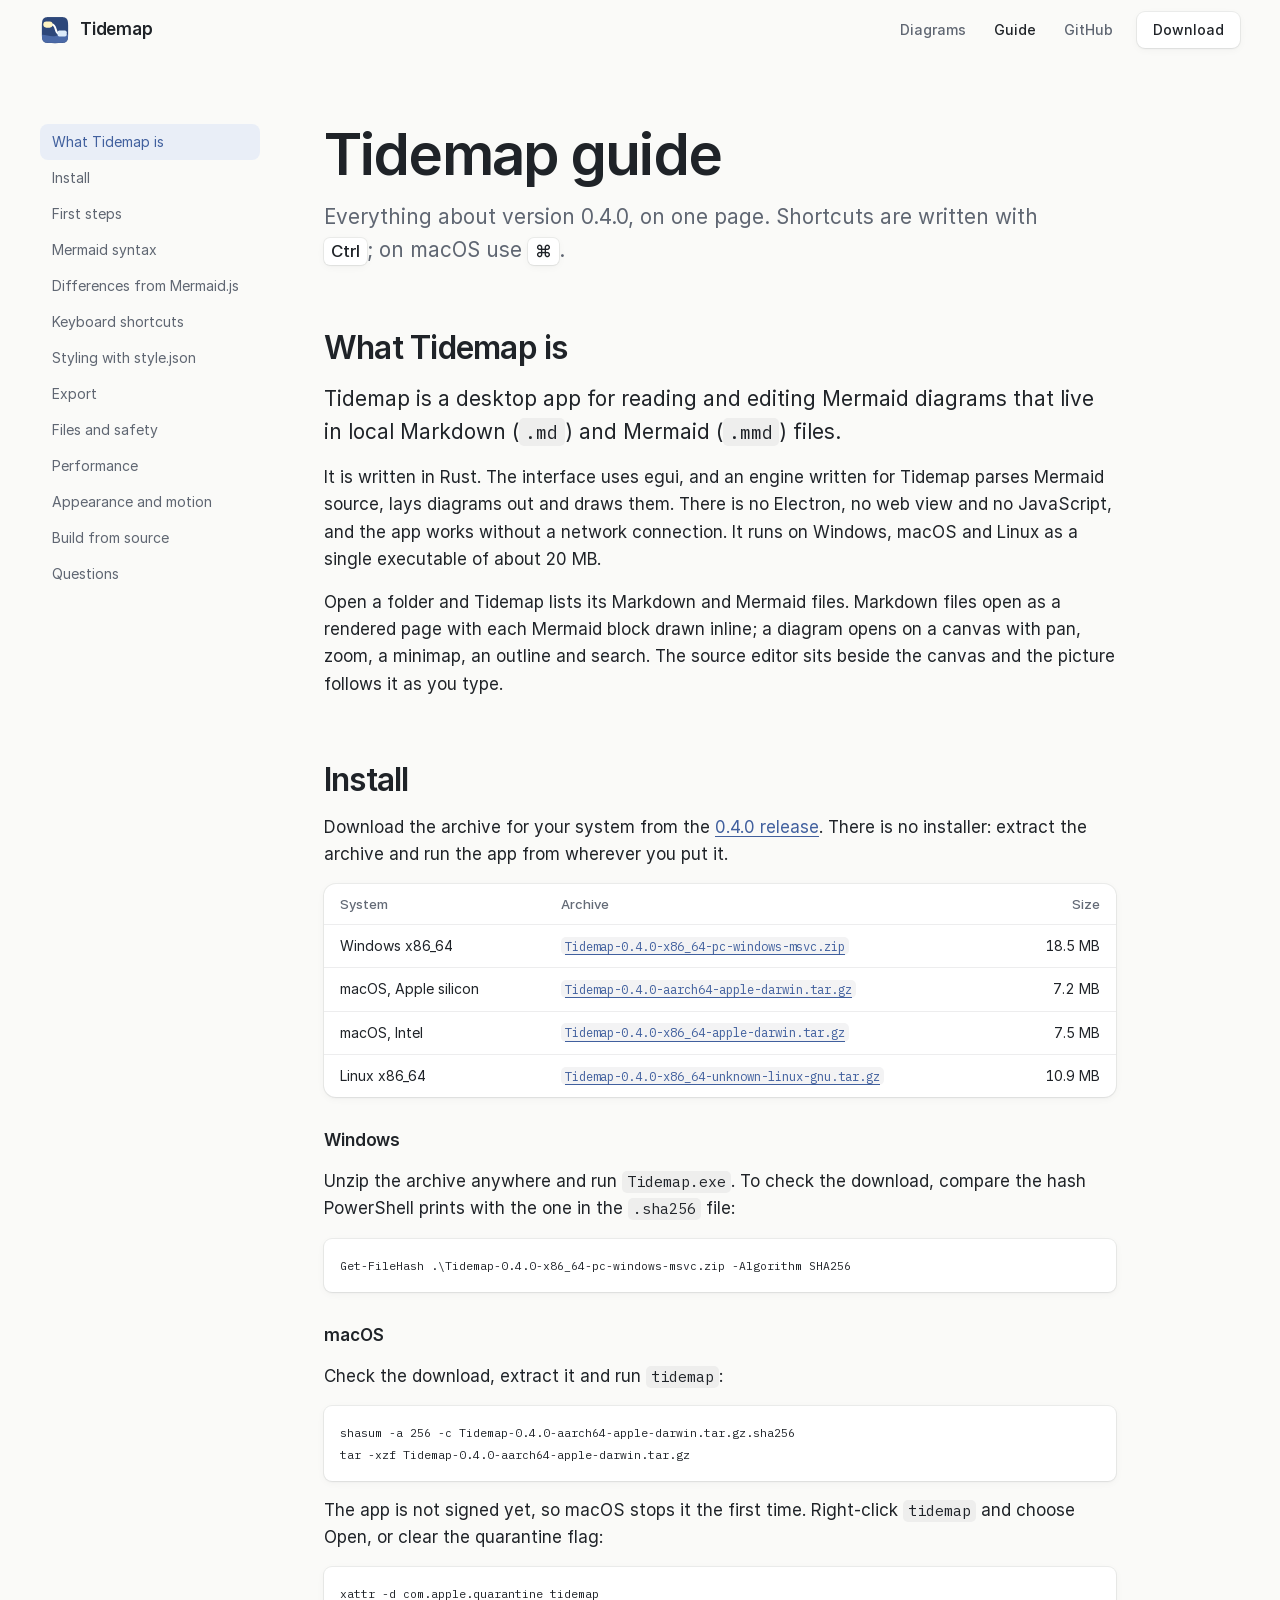
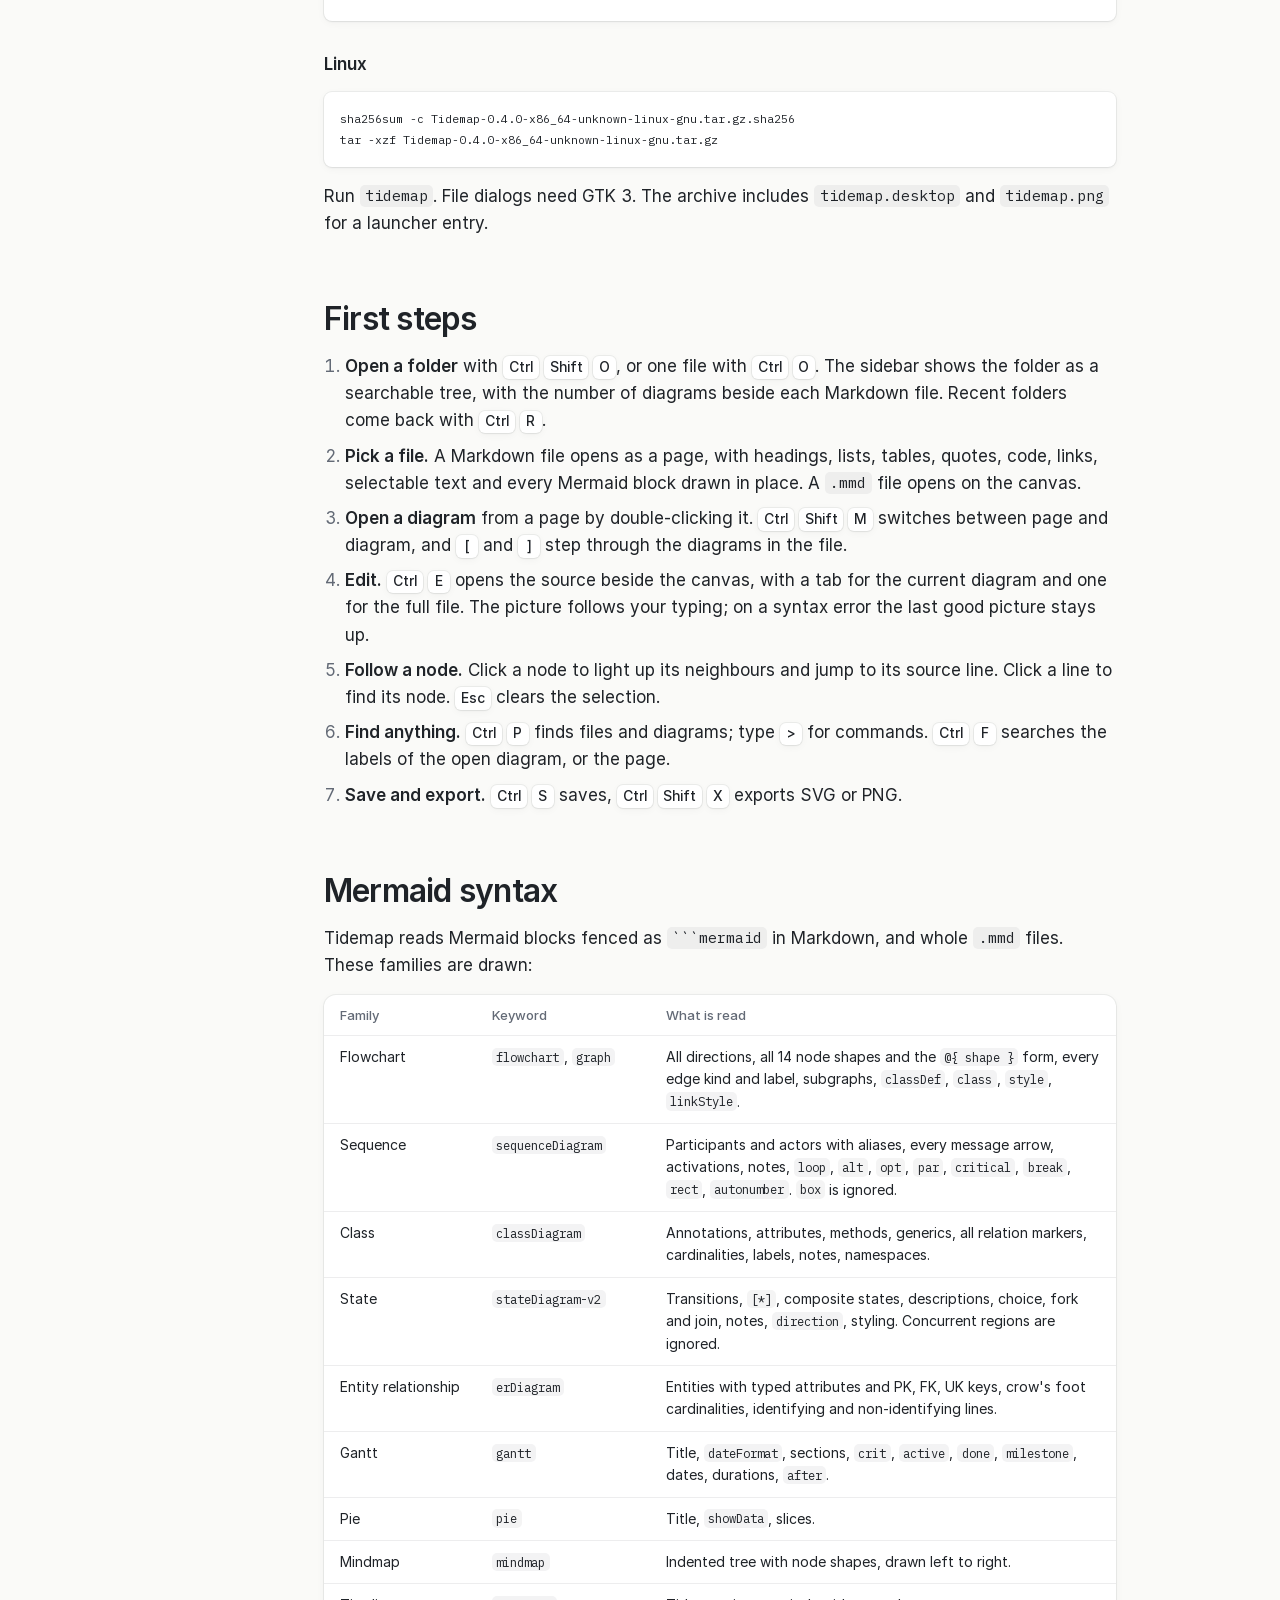
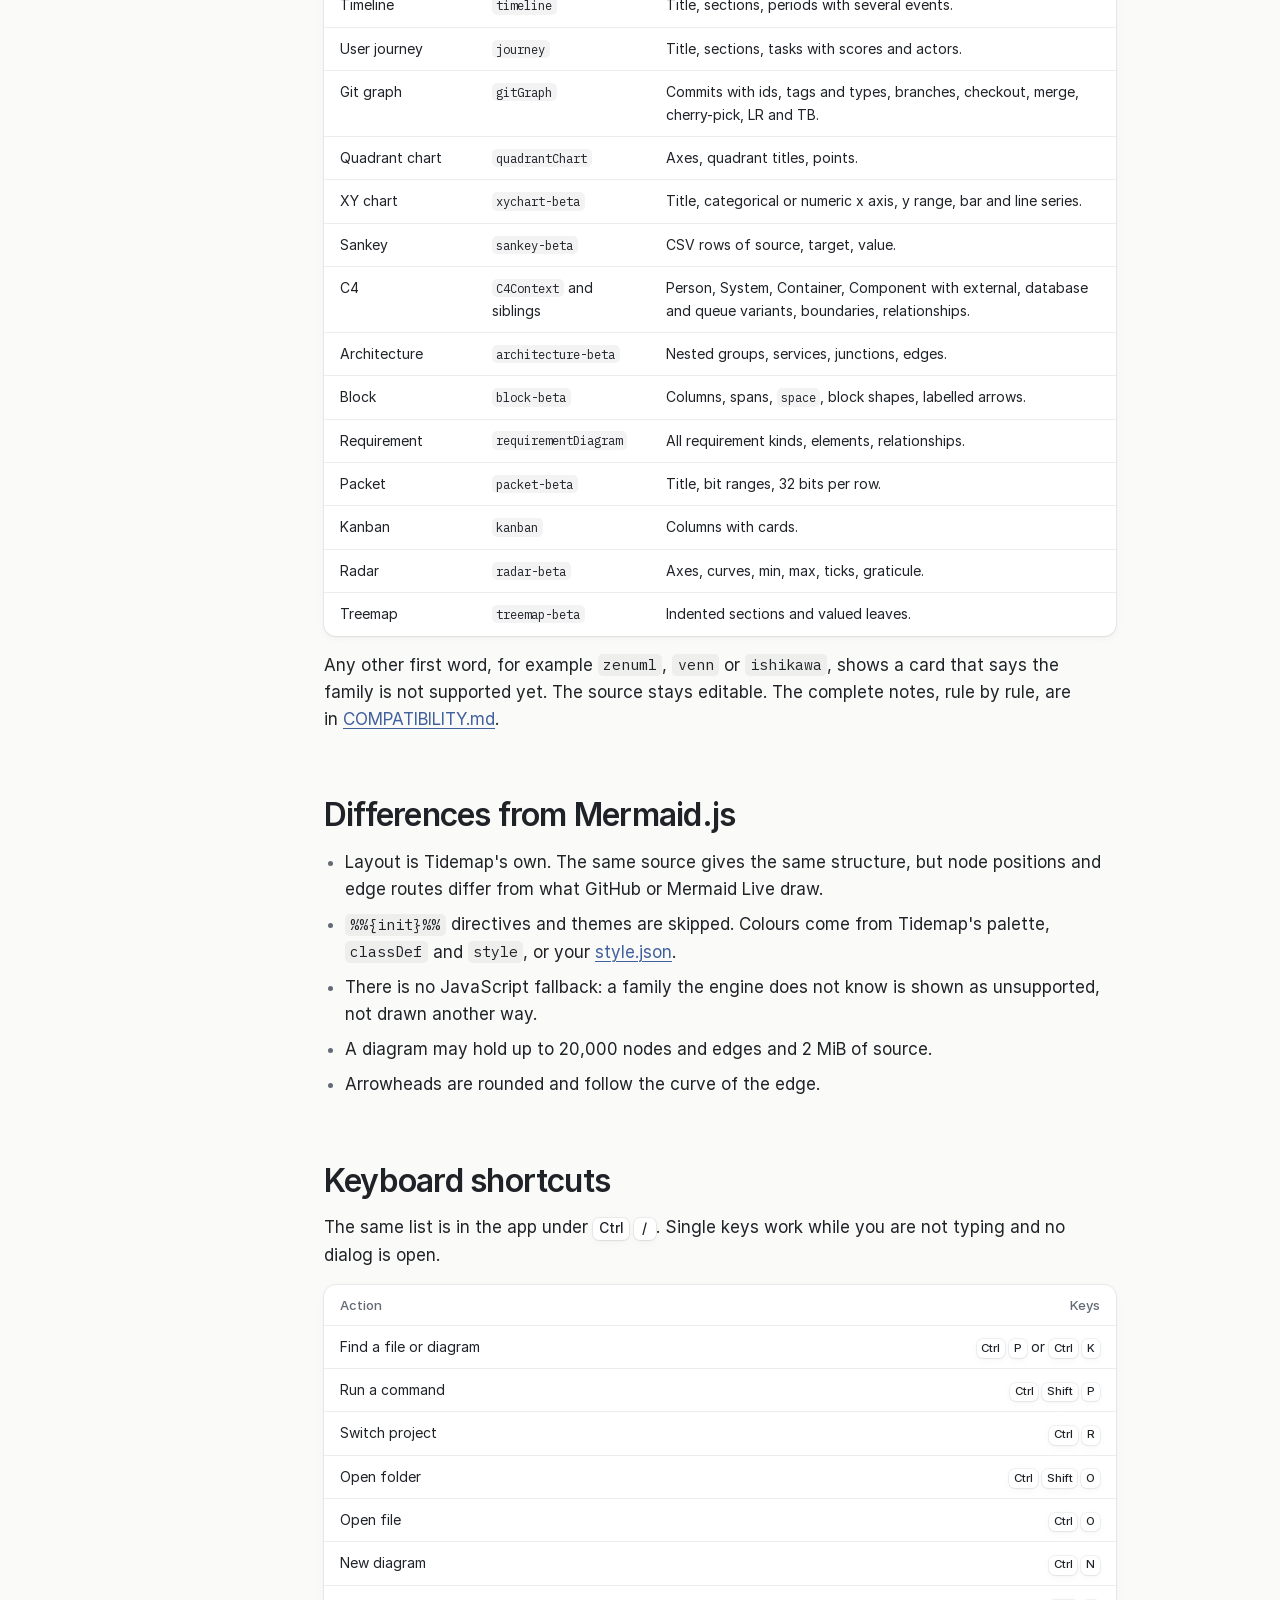
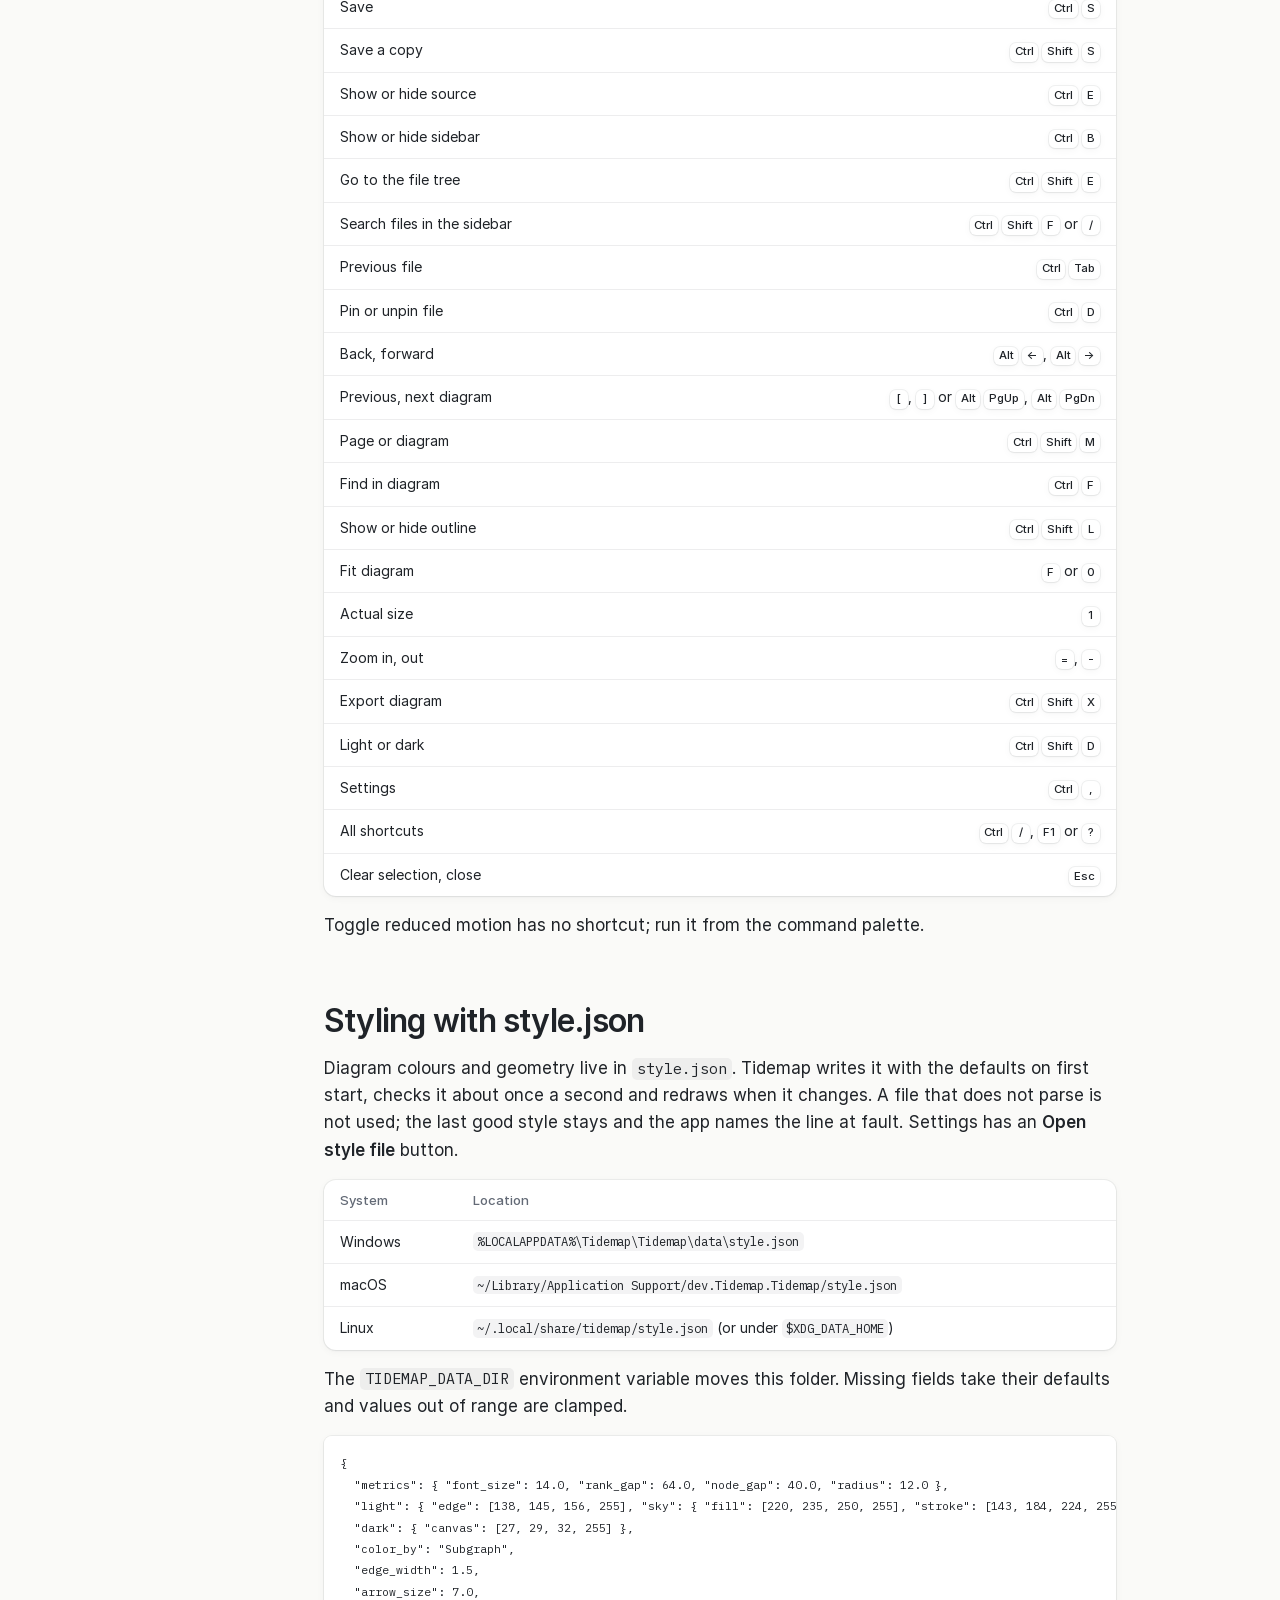
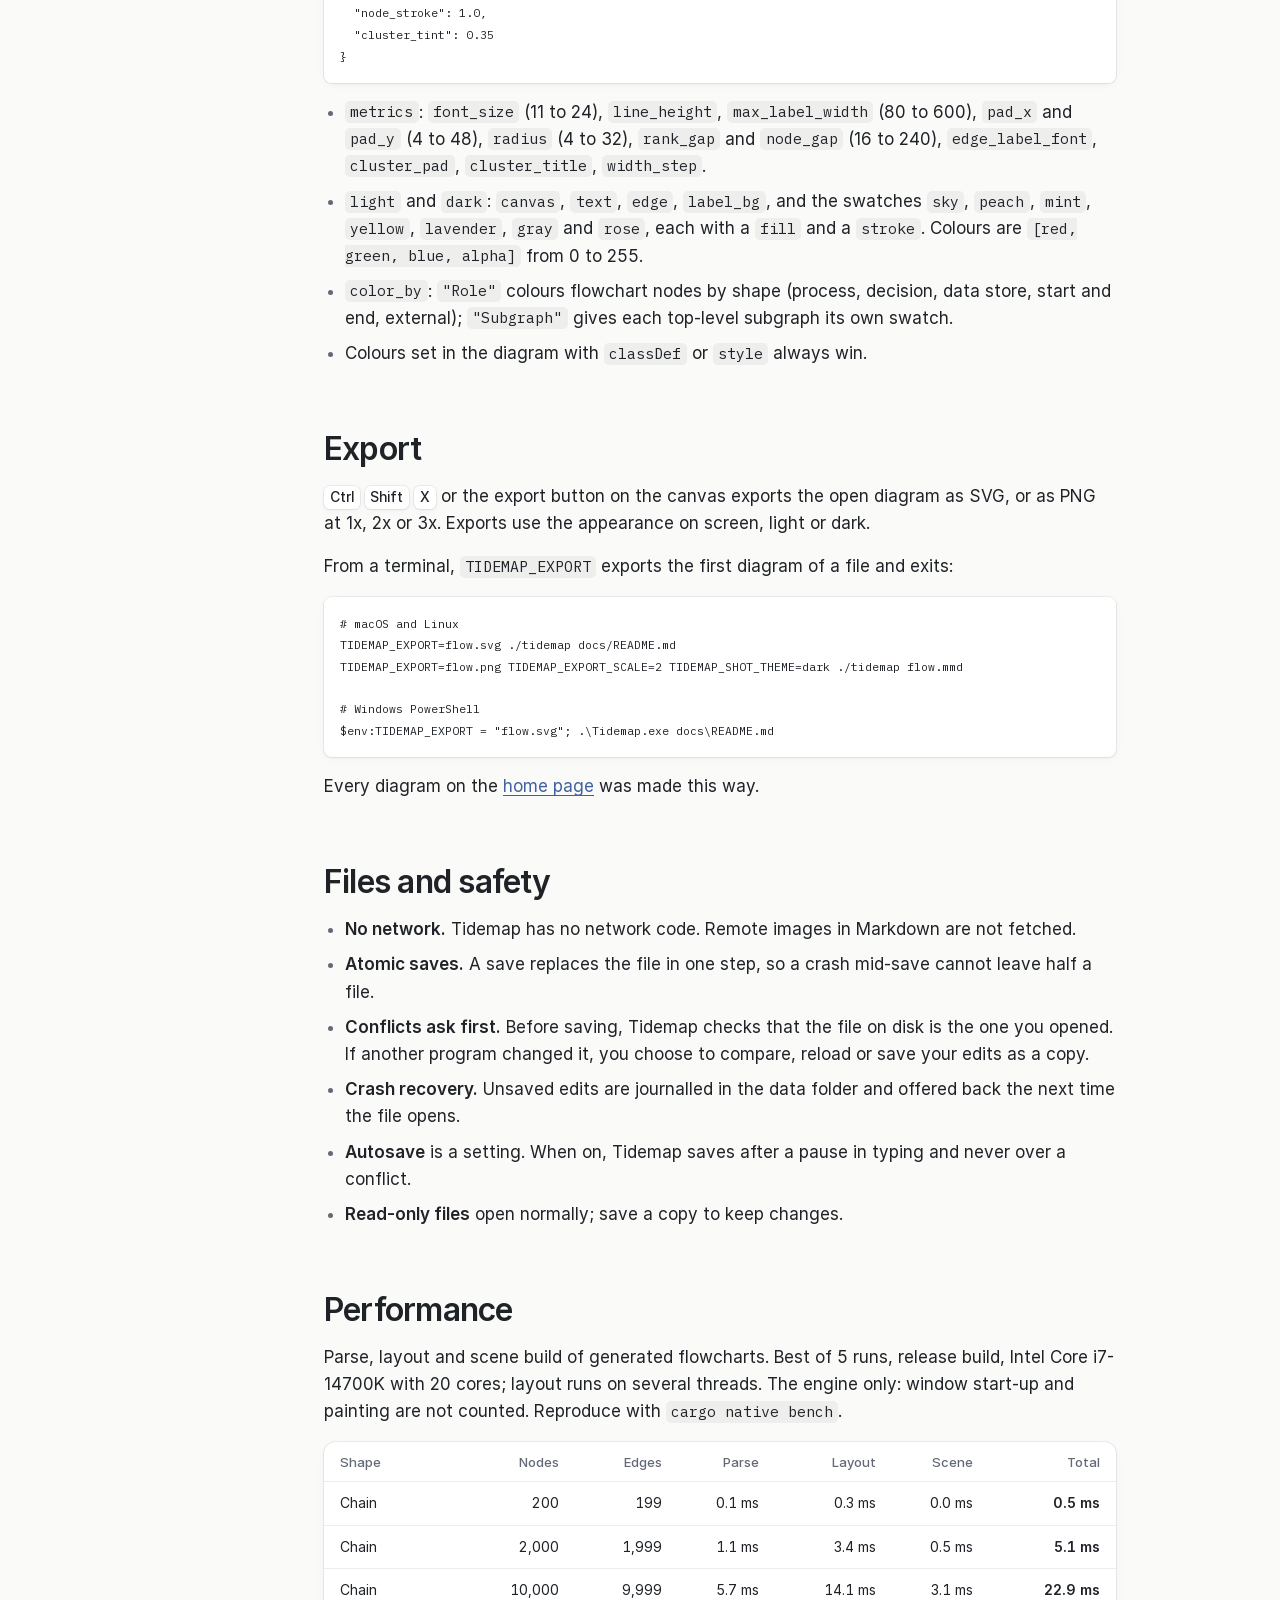
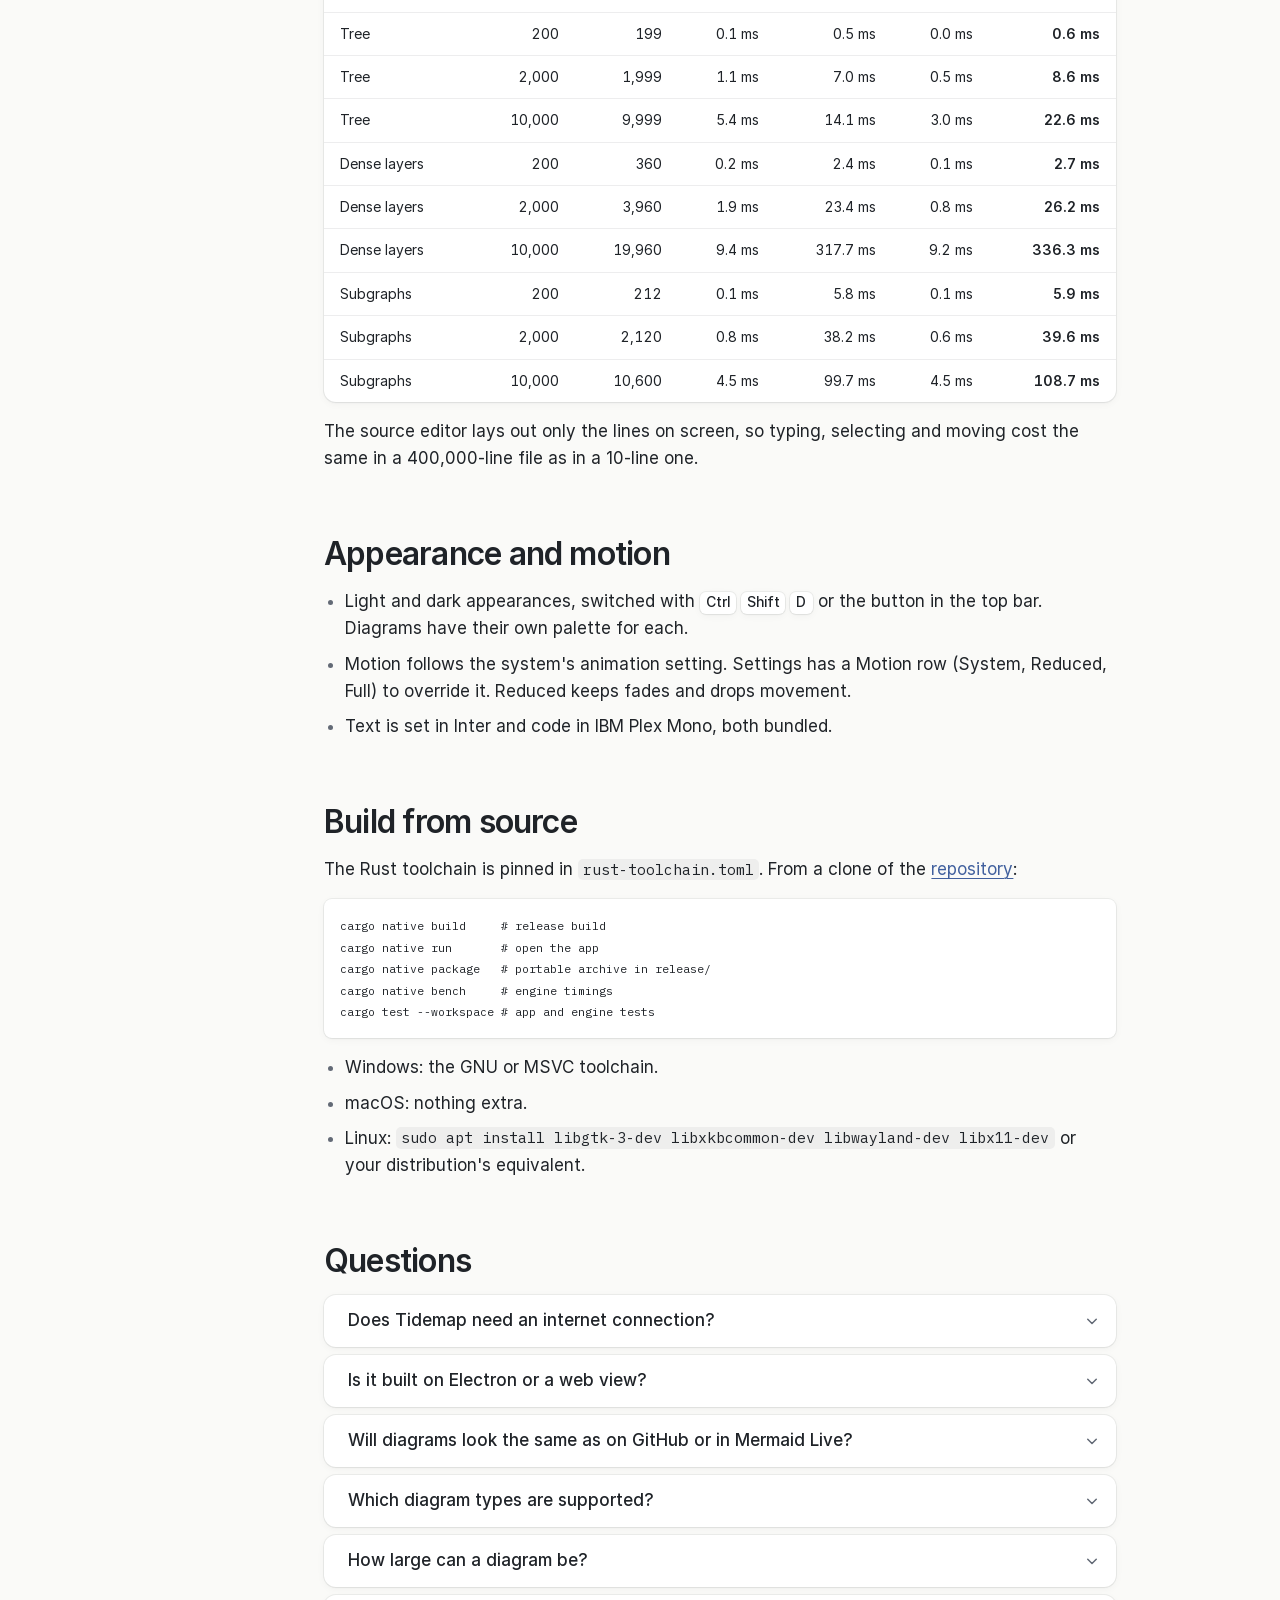
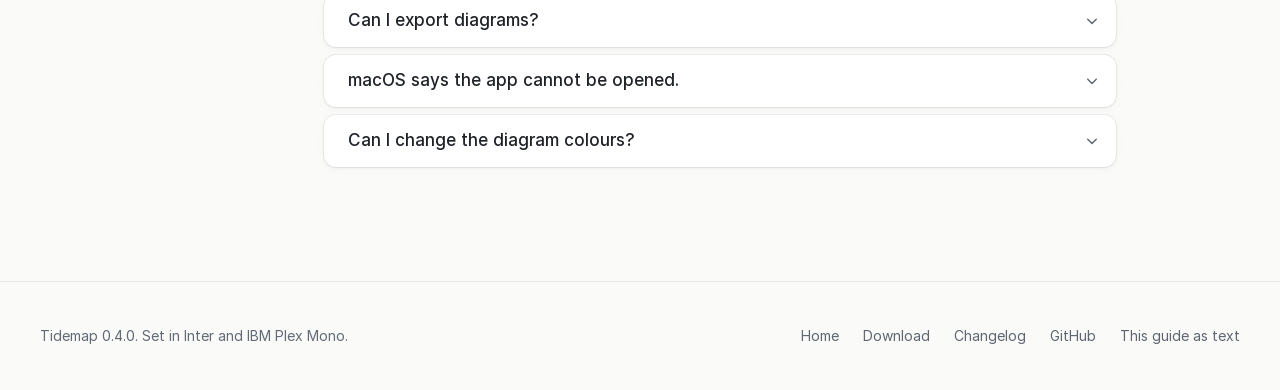
<file: site/guide/index.html>
<!doctype html>
<html lang="en">
<head>
  <meta charset="utf-8">
  <meta name="viewport" content="width=device-width, initial-scale=1, viewport-fit=cover">
  <title>Tidemap guide: install, Mermaid syntax, shortcuts, styling and FAQ</title>
  <meta name="description" content="How to install Tidemap on Windows, macOS and Linux, which Mermaid syntax it reads, every keyboard shortcut, style.json, export, file safety, benchmarks and answers to common questions.">
  <link rel="canonical" href="https://zokirjonkodirov.github.io/tidemap/guide/">
  <meta name="color-scheme" content="light dark">
  <meta name="theme-color" content="#FAFAF8" media="(prefers-color-scheme: light)">
  <meta name="theme-color" content="#1B1D20" media="(prefers-color-scheme: dark)">
  <link rel="icon" href="../assets/icon.svg" type="image/svg+xml">
  <link rel="icon" href="../favicon.ico" sizes="any">
  <link rel="apple-touch-icon" href="../assets/apple-touch-icon.png">
  <link rel="alternate" type="text/plain" href="../llms-full.txt" title="This guide as plain text">

  <meta property="og:type" content="article">
  <meta property="og:site_name" content="Tidemap">
  <meta property="og:title" content="Tidemap guide">
  <meta property="og:description" content="Install, supported Mermaid syntax, keyboard shortcuts, styling, export and FAQ for Tidemap, the native Mermaid viewer and editor.">
  <meta property="og:url" content="https://zokirjonkodirov.github.io/tidemap/guide/">
  <meta property="og:image" content="https://zokirjonkodirov.github.io/tidemap/assets/card.png">
  <meta property="og:image:width" content="1200">
  <meta property="og:image:height" content="630">
  <meta name="twitter:card" content="summary_large_image">

  <link rel="preload" href="../assets/fonts/inter-400.woff" as="font" type="font/woff" crossorigin>
  <link rel="preload" href="../assets/fonts/inter-600.woff" as="font" type="font/woff" crossorigin>
  <link rel="stylesheet" href="../assets/site.css">
  <script>document.documentElement.classList.add("js")</script>
  <script type="application/ld+json">
  {
    "@context": "https://schema.org",
    "@graph": [
      {
        "@type": "TechArticle",
        "@id": "https://zokirjonkodirov.github.io/tidemap/guide/#article",
        "headline": "Tidemap guide",
        "description": "Install, supported Mermaid syntax, keyboard shortcuts, styling, export, file safety, benchmarks and FAQ for Tidemap 0.4.0.",
        "inLanguage": "en",
        "dateModified": "2026-11-20",
        "proficiencyLevel": "Beginner",
        "about": { "@id": "https://zokirjonkodirov.github.io/tidemap/#app" },
        "mainEntityOfPage": "https://zokirjonkodirov.github.io/tidemap/guide/"
      },
      {
        "@type": "BreadcrumbList",
        "itemListElement": [
          { "@type": "ListItem", "position": 1, "name": "Tidemap", "item": "https://zokirjonkodirov.github.io/tidemap/" },
          { "@type": "ListItem", "position": 2, "name": "Guide", "item": "https://zokirjonkodirov.github.io/tidemap/guide/" }
        ]
      },
      {
        "@type": "FAQPage",
        "mainEntity": [
          { "@type": "Question", "name": "Does Tidemap need an internet connection?", "acceptedAnswer": { "@type": "Answer", "text": "No. Tidemap has no network code. It reads and writes the local files you open, and remote images in Markdown are not fetched." } },
          { "@type": "Question", "name": "Is Tidemap built on Electron or a web view?", "acceptedAnswer": { "@type": "Answer", "text": "No. Tidemap is written in Rust with the egui toolkit. Its own engine parses, lays out and draws Mermaid diagrams. No JavaScript runs." } },
          { "@type": "Question", "name": "Will diagrams look the same as on GitHub or in Mermaid Live?", "acceptedAnswer": { "@type": "Answer", "text": "The structure is the same but the picture is not identical. Tidemap reads Mermaid syntax and lays diagrams out with its own engine, so positions and edge routes differ from Mermaid.js. %%{init}%% themes are ignored." } },
          { "@type": "Question", "name": "Which Mermaid diagram types does Tidemap support?", "acceptedAnswer": { "@type": "Answer", "text": "22 families: flowchart, sequence, class, state, entity relationship, Gantt, pie, mindmap, timeline, user journey, git graph, quadrant chart, XY chart, sankey, C4, architecture, block, requirement, packet, kanban, radar and treemap. Other keywords, such as zenuml, show a 'not supported' card and stay editable." } },
          { "@type": "Question", "name": "How large can a diagram be?", "acceptedAnswer": { "@type": "Answer", "text": "Up to 20,000 nodes and edges and 2 MiB of source. A generated 10,000-node chain is parsed, laid out and built in about 23 ms on an Intel Core i7-14700K." } },
          { "@type": "Question", "name": "Can Tidemap export diagrams?", "acceptedAnswer": { "@type": "Answer", "text": "Yes. Export a diagram as SVG, or as PNG at 1x, 2x or 3x, in the appearance on screen. The shortcut is Ctrl+Shift+X (Cmd+Shift+X on macOS)." } },
          { "@type": "Question", "name": "macOS says Tidemap cannot be opened. What do I do?", "acceptedAnswer": { "@type": "Answer", "text": "Tidemap is not signed yet. The first time, right-click the app and choose Open, or run: xattr -d com.apple.quarantine tidemap" } },
          { "@type": "Question", "name": "Can I change Tidemap's diagram colours?", "acceptedAnswer": { "@type": "Answer", "text": "Yes. Colours and geometry live in style.json, which Tidemap reloads while it runs. Settings has an Open style file button." } }
        ]
      }
    ]
  }
  </script>
</head>
<body>
<svg width="0" height="0" style="position:absolute" aria-hidden="true" focusable="false">
  <symbol id="i-down" viewBox="0 0 16 16"><path d="M3.75 6.25 8 10.5l4.25-4.25"/></symbol>
</svg>

<a class="skip" href="#main">Skip to content</a>

<header class="top">
  <div class="wrap top-in">
    <a class="brand" href="../" aria-label="Tidemap home"><img src="../assets/icon.svg" width="30" height="30" alt="">Tidemap</a>
    <nav class="nav" aria-label="Main">
      <a class="wide" href="../#diagrams">Diagrams</a>
      <a href="./" aria-current="page">Guide</a>
      <a href="https://github.com/zokirjonkodirov/tidemap">GitHub</a>
      <a class="btn soft wide" href="../#download">Download</a>
    </nav>
  </div>
</header>

<div class="wrap doc">
  <aside class="toc">
    <details open>
      <summary>On this page<svg class="i" aria-hidden="true"><use href="#i-down"/></svg></summary>
      <nav aria-label="On this page">
        <h2 class="vh">On this page</h2>
        <ol>
          <li><a href="#about">What Tidemap is</a></li>
          <li><a href="#install">Install</a></li>
          <li><a href="#start">First steps</a></li>
          <li><a href="#syntax">Mermaid syntax</a></li>
          <li><a href="#differences">Differences from Mermaid.js</a></li>
          <li><a href="#shortcuts">Keyboard shortcuts</a></li>
          <li><a href="#styling">Styling with style.json</a></li>
          <li><a href="#export">Export</a></li>
          <li><a href="#files">Files and safety</a></li>
          <li><a href="#performance">Performance</a></li>
          <li><a href="#appearance">Appearance and motion</a></li>
          <li><a href="#build">Build from source</a></li>
          <li><a href="#faq">Questions</a></li>
        </ol>
      </nav>
    </details>
  </aside>

  <main id="main" class="prose">
    <h1>Tidemap guide</h1>
    <p class="lede">Everything about version 0.4.0, on one page. Shortcuts are written with <kbd data-literal>Ctrl</kbd>; on macOS use <kbd data-literal>⌘</kbd>.</p>

    <section id="about" aria-labelledby="about-h">
      <h2 id="about-h"><a href="#about">What Tidemap is</a></h2>
      <p class="defn">Tidemap is a desktop app for reading and editing Mermaid diagrams that live in local Markdown (<code>.md</code>) and Mermaid (<code>.mmd</code>) files.</p>
      <p>It is written in Rust. The interface uses egui, and an engine written for Tidemap parses Mermaid source, lays diagrams out and draws them. There is no Electron, no web view and no JavaScript, and the app works without a network connection. It runs on Windows, macOS and Linux as a single executable of about 20 MB.</p>
      <p>Open a folder and Tidemap lists its Markdown and Mermaid files. Markdown files open as a rendered page with each Mermaid block drawn inline; a diagram opens on a canvas with pan, zoom, a minimap, an outline and search. The source editor sits beside the canvas and the picture follows it as you type.</p>
    </section>

    <section id="install" aria-labelledby="install-h">
      <h2 id="install-h"><a href="#install">Install</a></h2>
      <p>Download the archive for your system from the <a href="https://github.com/zokirjonkodirov/tidemap/releases/tag/v0.4.0">0.4.0 release</a>. There is no installer: extract the archive and run the app from wherever you put it.</p>
      <div class="table-wrap">
        <table>
          <thead><tr><th scope="col">System</th><th scope="col">Archive</th><th scope="col" class="r">Size</th></tr></thead>
          <tbody>
            <tr><td>Windows x86_64</td><td><a href="https://github.com/zokirjonkodirov/tidemap/releases/download/v0.4.0/Tidemap-0.4.0-x86_64-pc-windows-msvc.zip"><code>Tidemap-0.4.0-x86_64-pc-windows-msvc.zip</code></a></td><td class="r">18.5 MB</td></tr>
            <tr><td>macOS, Apple silicon</td><td><a href="https://github.com/zokirjonkodirov/tidemap/releases/download/v0.4.0/Tidemap-0.4.0-aarch64-apple-darwin.tar.gz"><code>Tidemap-0.4.0-aarch64-apple-darwin.tar.gz</code></a></td><td class="r">7.2 MB</td></tr>
            <tr><td>macOS, Intel</td><td><a href="https://github.com/zokirjonkodirov/tidemap/releases/download/v0.4.0/Tidemap-0.4.0-x86_64-apple-darwin.tar.gz"><code>Tidemap-0.4.0-x86_64-apple-darwin.tar.gz</code></a></td><td class="r">7.5 MB</td></tr>
            <tr><td>Linux x86_64</td><td><a href="https://github.com/zokirjonkodirov/tidemap/releases/download/v0.4.0/Tidemap-0.4.0-x86_64-unknown-linux-gnu.tar.gz"><code>Tidemap-0.4.0-x86_64-unknown-linux-gnu.tar.gz</code></a></td><td class="r">10.9 MB</td></tr>
          </tbody>
        </table>
      </div>

      <h3 id="install-windows">Windows</h3>
      <p>Unzip the archive anywhere and run <code>Tidemap.exe</code>. To check the download, compare the hash PowerShell prints with the one in the <code>.sha256</code> file:</p>
      <pre><code>Get-FileHash .\Tidemap-0.4.0-x86_64-pc-windows-msvc.zip -Algorithm SHA256</code></pre>

      <h3 id="install-macos">macOS</h3>
      <p>Check the download, extract it and run <code>tidemap</code>:</p>
      <pre><code>shasum -a 256 -c Tidemap-0.4.0-aarch64-apple-darwin.tar.gz.sha256
tar -xzf Tidemap-0.4.0-aarch64-apple-darwin.tar.gz</code></pre>
      <p>The app is not signed yet, so macOS stops it the first time. Right-click <code>tidemap</code> and choose Open, or clear the quarantine flag:</p>
      <pre><code>xattr -d com.apple.quarantine tidemap</code></pre>

      <h3 id="install-linux">Linux</h3>
      <pre><code>sha256sum -c Tidemap-0.4.0-x86_64-unknown-linux-gnu.tar.gz.sha256
tar -xzf Tidemap-0.4.0-x86_64-unknown-linux-gnu.tar.gz</code></pre>
      <p>Run <code>tidemap</code>. File dialogs need GTK 3. The archive includes <code>tidemap.desktop</code> and <code>tidemap.png</code> for a launcher entry.</p>
    </section>

    <section id="start" aria-labelledby="start-h">
      <h2 id="start-h"><a href="#start">First steps</a></h2>
      <ol>
        <li><strong>Open a folder</strong> with <kbd>Ctrl</kbd> <kbd>Shift</kbd> <kbd>O</kbd>, or one file with <kbd>Ctrl</kbd> <kbd>O</kbd>. The sidebar shows the folder as a searchable tree, with the number of diagrams beside each Markdown file. Recent folders come back with <kbd>Ctrl</kbd> <kbd>R</kbd>.</li>
        <li><strong>Pick a file.</strong> A Markdown file opens as a page, with headings, lists, tables, quotes, code, links, selectable text and every Mermaid block drawn in place. A <code>.mmd</code> file opens on the canvas.</li>
        <li><strong>Open a diagram</strong> from a page by double-clicking it. <kbd>Ctrl</kbd> <kbd>Shift</kbd> <kbd>M</kbd> switches between page and diagram, and <kbd>[</kbd> and <kbd>]</kbd> step through the diagrams in the file.</li>
        <li><strong>Edit.</strong> <kbd>Ctrl</kbd> <kbd>E</kbd> opens the source beside the canvas, with a tab for the current diagram and one for the full file. The picture follows your typing; on a syntax error the last good picture stays up.</li>
        <li><strong>Follow a node.</strong> Click a node to light up its neighbours and jump to its source line. Click a line to find its node. <kbd>Esc</kbd> clears the selection.</li>
        <li><strong>Find anything.</strong> <kbd>Ctrl</kbd> <kbd>P</kbd> finds files and diagrams; type <kbd>&gt;</kbd> for commands. <kbd>Ctrl</kbd> <kbd>F</kbd> searches the labels of the open diagram, or the page.</li>
        <li><strong>Save and export.</strong> <kbd>Ctrl</kbd> <kbd>S</kbd> saves, <kbd>Ctrl</kbd> <kbd>Shift</kbd> <kbd>X</kbd> exports SVG or PNG.</li>
      </ol>
    </section>

    <section id="syntax" aria-labelledby="syntax-h">
      <h2 id="syntax-h"><a href="#syntax">Mermaid syntax</a></h2>
      <p>Tidemap reads Mermaid blocks fenced as <code>```mermaid</code> in Markdown, and whole <code>.mmd</code> files. These families are drawn:</p>
      <div class="table-wrap">
        <table>
          <thead><tr><th scope="col">Family</th><th scope="col">Keyword</th><th scope="col">What is read</th></tr></thead>
          <tbody>
            <tr><td>Flowchart</td><td><code>flowchart</code>, <code>graph</code></td><td>All directions, all 14 node shapes and the <code>@{ shape }</code> form, every edge kind and label, subgraphs, <code>classDef</code>, <code>class</code>, <code>style</code>, <code>linkStyle</code>.</td></tr>
            <tr><td>Sequence</td><td><code>sequenceDiagram</code></td><td>Participants and actors with aliases, every message arrow, activations, notes, <code>loop</code>, <code>alt</code>, <code>opt</code>, <code>par</code>, <code>critical</code>, <code>break</code>, <code>rect</code>, <code>autonumber</code>. <code>box</code> is ignored.</td></tr>
            <tr><td>Class</td><td><code>classDiagram</code></td><td>Annotations, attributes, methods, generics, all relation markers, cardinalities, labels, notes, namespaces.</td></tr>
            <tr><td>State</td><td><code>stateDiagram-v2</code></td><td>Transitions, <code>[*]</code>, composite states, descriptions, choice, fork and join, notes, <code>direction</code>, styling. Concurrent regions are ignored.</td></tr>
            <tr><td>Entity relationship</td><td><code>erDiagram</code></td><td>Entities with typed attributes and PK, FK, UK keys, crow's foot cardinalities, identifying and non-identifying lines.</td></tr>
            <tr><td>Gantt</td><td><code>gantt</code></td><td>Title, <code>dateFormat</code>, sections, <code>crit</code>, <code>active</code>, <code>done</code>, <code>milestone</code>, dates, durations, <code>after</code>.</td></tr>
            <tr><td>Pie</td><td><code>pie</code></td><td>Title, <code>showData</code>, slices.</td></tr>
            <tr><td>Mindmap</td><td><code>mindmap</code></td><td>Indented tree with node shapes, drawn left to right.</td></tr>
            <tr><td>Timeline</td><td><code>timeline</code></td><td>Title, sections, periods with several events.</td></tr>
            <tr><td>User journey</td><td><code>journey</code></td><td>Title, sections, tasks with scores and actors.</td></tr>
            <tr><td>Git graph</td><td><code>gitGraph</code></td><td>Commits with ids, tags and types, branches, checkout, merge, cherry-pick, LR and TB.</td></tr>
            <tr><td>Quadrant chart</td><td><code>quadrantChart</code></td><td>Axes, quadrant titles, points.</td></tr>
            <tr><td>XY chart</td><td><code>xychart-beta</code></td><td>Title, categorical or numeric x axis, y range, bar and line series.</td></tr>
            <tr><td>Sankey</td><td><code>sankey-beta</code></td><td>CSV rows of source, target, value.</td></tr>
            <tr><td>C4</td><td><code>C4Context</code> and siblings</td><td>Person, System, Container, Component with external, database and queue variants, boundaries, relationships.</td></tr>
            <tr><td>Architecture</td><td><code>architecture-beta</code></td><td>Nested groups, services, junctions, edges.</td></tr>
            <tr><td>Block</td><td><code>block-beta</code></td><td>Columns, spans, <code>space</code>, block shapes, labelled arrows.</td></tr>
            <tr><td>Requirement</td><td><code>requirementDiagram</code></td><td>All requirement kinds, elements, relationships.</td></tr>
            <tr><td>Packet</td><td><code>packet-beta</code></td><td>Title, bit ranges, 32 bits per row.</td></tr>
            <tr><td>Kanban</td><td><code>kanban</code></td><td>Columns with cards.</td></tr>
            <tr><td>Radar</td><td><code>radar-beta</code></td><td>Axes, curves, min, max, ticks, graticule.</td></tr>
            <tr><td>Treemap</td><td><code>treemap-beta</code></td><td>Indented sections and valued leaves.</td></tr>
          </tbody>
        </table>
      </div>
      <p>Any other first word, for example <code>zenuml</code>, <code>venn</code> or <code>ishikawa</code>, shows a card that says the family is not supported yet. The source stays editable. The complete notes, rule by rule, are in <a href="https://github.com/zokirjonkodirov/tidemap/blob/main/docs/COMPATIBILITY.md">COMPATIBILITY.md</a>.</p>
    </section>

    <section id="differences" aria-labelledby="differences-h">
      <h2 id="differences-h"><a href="#differences">Differences from Mermaid.js</a></h2>
      <ul>
        <li>Layout is Tidemap's own. The same source gives the same structure, but node positions and edge routes differ from what GitHub or Mermaid Live draw.</li>
        <li><code>%%{init}%%</code> directives and themes are skipped. Colours come from Tidemap's palette, <code>classDef</code> and <code>style</code>, or your <a href="#styling">style.json</a>.</li>
        <li>There is no JavaScript fallback: a family the engine does not know is shown as unsupported, not drawn another way.</li>
        <li>A diagram may hold up to 20,000 nodes and edges and 2 MiB of source.</li>
        <li>Arrowheads are rounded and follow the curve of the edge.</li>
      </ul>
    </section>

    <section id="shortcuts" aria-labelledby="shortcuts-h">
      <h2 id="shortcuts-h"><a href="#shortcuts">Keyboard shortcuts</a></h2>
      <p>The same list is in the app under <kbd>Ctrl</kbd> <kbd>/</kbd>. Single keys work while you are not typing and no dialog is open.</p>
      <div class="table-wrap">
        <table>
          <thead><tr><th scope="col">Action</th><th scope="col" class="r">Keys</th></tr></thead>
          <tbody>
            <tr><td>Find a file or diagram</td><td class="r"><kbd>Ctrl</kbd> <kbd>P</kbd> or <kbd>Ctrl</kbd> <kbd>K</kbd></td></tr>
            <tr><td>Run a command</td><td class="r"><kbd>Ctrl</kbd> <kbd>Shift</kbd> <kbd>P</kbd></td></tr>
            <tr><td>Switch project</td><td class="r"><kbd>Ctrl</kbd> <kbd>R</kbd></td></tr>
            <tr><td>Open folder</td><td class="r"><kbd>Ctrl</kbd> <kbd>Shift</kbd> <kbd>O</kbd></td></tr>
            <tr><td>Open file</td><td class="r"><kbd>Ctrl</kbd> <kbd>O</kbd></td></tr>
            <tr><td>New diagram</td><td class="r"><kbd>Ctrl</kbd> <kbd>N</kbd></td></tr>
            <tr><td>Save</td><td class="r"><kbd>Ctrl</kbd> <kbd>S</kbd></td></tr>
            <tr><td>Save a copy</td><td class="r"><kbd>Ctrl</kbd> <kbd>Shift</kbd> <kbd>S</kbd></td></tr>
            <tr><td>Show or hide source</td><td class="r"><kbd>Ctrl</kbd> <kbd>E</kbd></td></tr>
            <tr><td>Show or hide sidebar</td><td class="r"><kbd>Ctrl</kbd> <kbd>B</kbd></td></tr>
            <tr><td>Go to the file tree</td><td class="r"><kbd>Ctrl</kbd> <kbd>Shift</kbd> <kbd>E</kbd></td></tr>
            <tr><td>Search files in the sidebar</td><td class="r"><kbd>Ctrl</kbd> <kbd>Shift</kbd> <kbd>F</kbd> or <kbd>/</kbd></td></tr>
            <tr><td>Previous file</td><td class="r"><kbd>Ctrl</kbd> <kbd>Tab</kbd></td></tr>
            <tr><td>Pin or unpin file</td><td class="r"><kbd>Ctrl</kbd> <kbd>D</kbd></td></tr>
            <tr><td>Back, forward</td><td class="r"><kbd>Alt</kbd> <kbd>←</kbd>, <kbd>Alt</kbd> <kbd>→</kbd></td></tr>
            <tr><td>Previous, next diagram</td><td class="r"><kbd>[</kbd>, <kbd>]</kbd> or <kbd>Alt</kbd> <kbd>PgUp</kbd>, <kbd>Alt</kbd> <kbd>PgDn</kbd></td></tr>
            <tr><td>Page or diagram</td><td class="r"><kbd>Ctrl</kbd> <kbd>Shift</kbd> <kbd>M</kbd></td></tr>
            <tr><td>Find in diagram</td><td class="r"><kbd>Ctrl</kbd> <kbd>F</kbd></td></tr>
            <tr><td>Show or hide outline</td><td class="r"><kbd>Ctrl</kbd> <kbd>Shift</kbd> <kbd>L</kbd></td></tr>
            <tr><td>Fit diagram</td><td class="r"><kbd>F</kbd> or <kbd>0</kbd></td></tr>
            <tr><td>Actual size</td><td class="r"><kbd>1</kbd></td></tr>
            <tr><td>Zoom in, out</td><td class="r"><kbd>=</kbd>, <kbd>-</kbd></td></tr>
            <tr><td>Export diagram</td><td class="r"><kbd>Ctrl</kbd> <kbd>Shift</kbd> <kbd>X</kbd></td></tr>
            <tr><td>Light or dark</td><td class="r"><kbd>Ctrl</kbd> <kbd>Shift</kbd> <kbd>D</kbd></td></tr>
            <tr><td>Settings</td><td class="r"><kbd>Ctrl</kbd> <kbd>,</kbd></td></tr>
            <tr><td>All shortcuts</td><td class="r"><kbd>Ctrl</kbd> <kbd>/</kbd>, <kbd>F1</kbd> or <kbd>?</kbd></td></tr>
            <tr><td>Clear selection, close</td><td class="r"><kbd>Esc</kbd></td></tr>
          </tbody>
        </table>
      </div>
      <p>Toggle reduced motion has no shortcut; run it from the command palette.</p>
    </section>

    <section id="styling" aria-labelledby="styling-h">
      <h2 id="styling-h"><a href="#styling">Styling with style.json</a></h2>
      <p>Diagram colours and geometry live in <code>style.json</code>. Tidemap writes it with the defaults on first start, checks it about once a second and redraws when it changes. A file that does not parse is not used; the last good style stays and the app names the line at fault. Settings has an <strong>Open style file</strong> button.</p>
      <div class="table-wrap">
        <table>
          <thead><tr><th scope="col">System</th><th scope="col">Location</th></tr></thead>
          <tbody>
            <tr><td>Windows</td><td><code>%LOCALAPPDATA%\Tidemap\Tidemap\data\style.json</code></td></tr>
            <tr><td>macOS</td><td><code>~/Library/Application Support/dev.Tidemap.Tidemap/style.json</code></td></tr>
            <tr><td>Linux</td><td><code>~/.local/share/tidemap/style.json</code> (or under <code>$XDG_DATA_HOME</code>)</td></tr>
          </tbody>
        </table>
      </div>
      <p>The <code>TIDEMAP_DATA_DIR</code> environment variable moves this folder. Missing fields take their defaults and values out of range are clamped.</p>
      <pre><code>{
  "metrics": { "font_size": 14.0, "rank_gap": 64.0, "node_gap": 40.0, "radius": 12.0 },
  "light": { "edge": [138, 145, 156, 255], "sky": { "fill": [220, 235, 250, 255], "stroke": [143, 184, 224, 255] } },
  "dark": { "canvas": [27, 29, 32, 255] },
  "color_by": "Subgraph",
  "edge_width": 1.5,
  "arrow_size": 7.0,
  "node_stroke": 1.0,
  "cluster_tint": 0.35
}</code></pre>
      <ul>
        <li><code>metrics</code>: <code>font_size</code> (11 to 24), <code>line_height</code>, <code>max_label_width</code> (80 to 600), <code>pad_x</code> and <code>pad_y</code> (4 to 48), <code>radius</code> (4 to 32), <code>rank_gap</code> and <code>node_gap</code> (16 to 240), <code>edge_label_font</code>, <code>cluster_pad</code>, <code>cluster_title</code>, <code>width_step</code>.</li>
        <li><code>light</code> and <code>dark</code>: <code>canvas</code>, <code>text</code>, <code>edge</code>, <code>label_bg</code>, and the swatches <code>sky</code>, <code>peach</code>, <code>mint</code>, <code>yellow</code>, <code>lavender</code>, <code>gray</code> and <code>rose</code>, each with a <code>fill</code> and a <code>stroke</code>. Colours are <code>[red, green, blue, alpha]</code> from 0 to 255.</li>
        <li><code>color_by</code>: <code>"Role"</code> colours flowchart nodes by shape (process, decision, data store, start and end, external); <code>"Subgraph"</code> gives each top-level subgraph its own swatch.</li>
        <li>Colours set in the diagram with <code>classDef</code> or <code>style</code> always win.</li>
      </ul>
    </section>

    <section id="export" aria-labelledby="export-h">
      <h2 id="export-h"><a href="#export">Export</a></h2>
      <p><kbd>Ctrl</kbd> <kbd>Shift</kbd> <kbd>X</kbd> or the export button on the canvas exports the open diagram as SVG, or as PNG at 1x, 2x or 3x. Exports use the appearance on screen, light or dark.</p>
      <p>From a terminal, <code>TIDEMAP_EXPORT</code> exports the first diagram of a file and exits:</p>
      <pre><code># macOS and Linux
TIDEMAP_EXPORT=flow.svg ./tidemap docs/README.md
TIDEMAP_EXPORT=flow.png TIDEMAP_EXPORT_SCALE=2 TIDEMAP_SHOT_THEME=dark ./tidemap flow.mmd

# Windows PowerShell
$env:TIDEMAP_EXPORT = "flow.svg"; .\Tidemap.exe docs\README.md</code></pre>
      <p>Every diagram on the <a href="../#diagrams">home page</a> was made this way.</p>
    </section>

    <section id="files" aria-labelledby="files-h">
      <h2 id="files-h"><a href="#files">Files and safety</a></h2>
      <ul>
        <li><strong>No network.</strong> Tidemap has no network code. Remote images in Markdown are not fetched.</li>
        <li><strong>Atomic saves.</strong> A save replaces the file in one step, so a crash mid-save cannot leave half a file.</li>
        <li><strong>Conflicts ask first.</strong> Before saving, Tidemap checks that the file on disk is the one you opened. If another program changed it, you choose to compare, reload or save your edits as a copy.</li>
        <li><strong>Crash recovery.</strong> Unsaved edits are journalled in the data folder and offered back the next time the file opens.</li>
        <li><strong>Autosave</strong> is a setting. When on, Tidemap saves after a pause in typing and never over a conflict.</li>
        <li><strong>Read-only files</strong> open normally; save a copy to keep changes.</li>
      </ul>
    </section>

    <section id="performance" aria-labelledby="performance-h">
      <h2 id="performance-h"><a href="#performance">Performance</a></h2>
      <p>Parse, layout and scene build of generated flowcharts. Best of 5 runs, release build, Intel Core i7-14700K with 20 cores; layout runs on several threads. The engine only: window start-up and painting are not counted. Reproduce with <code>cargo native bench</code>.</p>
      <div class="table-wrap">
        <table>
          <thead><tr><th scope="col">Shape</th><th scope="col" class="r">Nodes</th><th scope="col" class="r">Edges</th><th scope="col" class="r">Parse</th><th scope="col" class="r">Layout</th><th scope="col" class="r">Scene</th><th scope="col" class="r">Total</th></tr></thead>
          <tbody>
            <tr><td>Chain</td><td class="r">200</td><td class="r">199</td><td class="r">0.1 ms</td><td class="r">0.3 ms</td><td class="r">0.0 ms</td><td class="r"><strong>0.5 ms</strong></td></tr>
            <tr><td>Chain</td><td class="r">2,000</td><td class="r">1,999</td><td class="r">1.1 ms</td><td class="r">3.4 ms</td><td class="r">0.5 ms</td><td class="r"><strong>5.1 ms</strong></td></tr>
            <tr><td>Chain</td><td class="r">10,000</td><td class="r">9,999</td><td class="r">5.7 ms</td><td class="r">14.1 ms</td><td class="r">3.1 ms</td><td class="r"><strong>22.9 ms</strong></td></tr>
            <tr><td>Tree</td><td class="r">200</td><td class="r">199</td><td class="r">0.1 ms</td><td class="r">0.5 ms</td><td class="r">0.0 ms</td><td class="r"><strong>0.6 ms</strong></td></tr>
            <tr><td>Tree</td><td class="r">2,000</td><td class="r">1,999</td><td class="r">1.1 ms</td><td class="r">7.0 ms</td><td class="r">0.5 ms</td><td class="r"><strong>8.6 ms</strong></td></tr>
            <tr><td>Tree</td><td class="r">10,000</td><td class="r">9,999</td><td class="r">5.4 ms</td><td class="r">14.1 ms</td><td class="r">3.0 ms</td><td class="r"><strong>22.6 ms</strong></td></tr>
            <tr><td>Dense layers</td><td class="r">200</td><td class="r">360</td><td class="r">0.2 ms</td><td class="r">2.4 ms</td><td class="r">0.1 ms</td><td class="r"><strong>2.7 ms</strong></td></tr>
            <tr><td>Dense layers</td><td class="r">2,000</td><td class="r">3,960</td><td class="r">1.9 ms</td><td class="r">23.4 ms</td><td class="r">0.8 ms</td><td class="r"><strong>26.2 ms</strong></td></tr>
            <tr><td>Dense layers</td><td class="r">10,000</td><td class="r">19,960</td><td class="r">9.4 ms</td><td class="r">317.7 ms</td><td class="r">9.2 ms</td><td class="r"><strong>336.3 ms</strong></td></tr>
            <tr><td>Subgraphs</td><td class="r">200</td><td class="r">212</td><td class="r">0.1 ms</td><td class="r">5.8 ms</td><td class="r">0.1 ms</td><td class="r"><strong>5.9 ms</strong></td></tr>
            <tr><td>Subgraphs</td><td class="r">2,000</td><td class="r">2,120</td><td class="r">0.8 ms</td><td class="r">38.2 ms</td><td class="r">0.6 ms</td><td class="r"><strong>39.6 ms</strong></td></tr>
            <tr><td>Subgraphs</td><td class="r">10,000</td><td class="r">10,600</td><td class="r">4.5 ms</td><td class="r">99.7 ms</td><td class="r">4.5 ms</td><td class="r"><strong>108.7 ms</strong></td></tr>
          </tbody>
        </table>
      </div>
      <p>The source editor lays out only the lines on screen, so typing, selecting and moving cost the same in a 400,000-line file as in a 10-line one.</p>
    </section>

    <section id="appearance" aria-labelledby="appearance-h">
      <h2 id="appearance-h"><a href="#appearance">Appearance and motion</a></h2>
      <ul>
        <li>Light and dark appearances, switched with <kbd>Ctrl</kbd> <kbd>Shift</kbd> <kbd>D</kbd> or the button in the top bar. Diagrams have their own palette for each.</li>
        <li>Motion follows the system's animation setting. Settings has a Motion row (System, Reduced, Full) to override it. Reduced keeps fades and drops movement.</li>
        <li>Text is set in Inter and code in IBM Plex Mono, both bundled.</li>
      </ul>
    </section>

    <section id="build" aria-labelledby="build-h">
      <h2 id="build-h"><a href="#build">Build from source</a></h2>
      <p>The Rust toolchain is pinned in <code>rust-toolchain.toml</code>. From a clone of the <a href="https://github.com/zokirjonkodirov/tidemap">repository</a>:</p>
      <pre><code>cargo native build     # release build
cargo native run       # open the app
cargo native package   # portable archive in release/
cargo native bench     # engine timings
cargo test --workspace # app and engine tests</code></pre>
      <ul>
        <li>Windows: the GNU or MSVC toolchain.</li>
        <li>macOS: nothing extra.</li>
        <li>Linux: <code>sudo apt install libgtk-3-dev libxkbcommon-dev libwayland-dev libx11-dev</code> or your distribution's equivalent.</li>
      </ul>
    </section>

    <section id="faq" class="faq" aria-labelledby="faq-h">
      <h2 id="faq-h"><a href="#faq">Questions</a></h2>
      <details>
        <summary>Does Tidemap need an internet connection?<svg class="i" aria-hidden="true"><use href="#i-down"/></svg></summary>
        <div><p>No. Tidemap has no network code. It reads and writes the local files you open, and remote images in Markdown are not fetched.</p></div>
      </details>
      <details>
        <summary>Is it built on Electron or a web view?<svg class="i" aria-hidden="true"><use href="#i-down"/></svg></summary>
        <div><p>No. Tidemap is written in Rust with the egui toolkit, and its own engine parses, lays out and draws the diagrams. No JavaScript runs.</p></div>
      </details>
      <details>
        <summary>Will diagrams look the same as on GitHub or in Mermaid Live?<svg class="i" aria-hidden="true"><use href="#i-down"/></svg></summary>
        <div><p>The structure is the same; the picture is not identical. Tidemap lays diagrams out with its own engine, so positions and edge routes differ from Mermaid.js, and <code>%%{init}%%</code> themes are ignored. See <a href="#differences">differences</a>.</p></div>
      </details>
      <details>
        <summary>Which diagram types are supported?<svg class="i" aria-hidden="true"><use href="#i-down"/></svg></summary>
        <div><p>22 families: flowchart, sequence, class, state, entity relationship, Gantt, pie, mindmap, timeline, user journey, git graph, quadrant chart, XY chart, sankey, C4, architecture, block, requirement, packet, kanban, radar and treemap. Others show a "not supported" card and stay editable. See <a href="#syntax">syntax</a>.</p></div>
      </details>
      <details>
        <summary>How large can a diagram be?<svg class="i" aria-hidden="true"><use href="#i-down"/></svg></summary>
        <div><p>Up to 20,000 nodes and edges and 2 MiB of source. A generated 10,000-node chain is parsed, laid out and built in about 23 ms; see <a href="#performance">performance</a>.</p></div>
      </details>
      <details>
        <summary>Can I export diagrams?<svg class="i" aria-hidden="true"><use href="#i-down"/></svg></summary>
        <div><p>Yes: SVG, or PNG at 1x, 2x or 3x, in the appearance on screen. <kbd>Ctrl</kbd> <kbd>Shift</kbd> <kbd>X</kbd> opens the export dialog, and <code>TIDEMAP_EXPORT</code> exports from a terminal; see <a href="#export">export</a>.</p></div>
      </details>
      <details>
        <summary>macOS says the app cannot be opened.<svg class="i" aria-hidden="true"><use href="#i-down"/></svg></summary>
        <div><p>Tidemap is not signed yet. The first time, right-click the app and choose Open, or run <code>xattr -d com.apple.quarantine tidemap</code>.</p></div>
      </details>
      <details>
        <summary>Can I change the diagram colours?<svg class="i" aria-hidden="true"><use href="#i-down"/></svg></summary>
        <div><p>Yes. Colours and geometry live in <code>style.json</code>, which reloads while the app runs; see <a href="#styling">styling</a>. Colours set in a diagram with <code>classDef</code> or <code>style</code> win over it.</p></div>
      </details>
    </section>
  </main>
</div>

<footer class="foot">
  <div class="wrap foot-in">
    <p>Tidemap 0.4.0. Set in Inter and IBM Plex Mono.</p>
    <nav aria-label="Footer">
      <a href="../">Home</a>
      <a href="../#download">Download</a>
      <a href="https://github.com/zokirjonkodirov/tidemap/blob/main/CHANGELOG.md">Changelog</a>
      <a href="https://github.com/zokirjonkodirov/tidemap">GitHub</a>
      <a href="../llms-full.txt">This guide as text</a>
    </nav>
  </div>
</footer>

<script src="../assets/site.js" defer></script>
</body>
</html>
</file>
<file: site/assets/site.css>
/* Tidemap website. Tokens follow the app (docs/DESIGN.md, src/theme.rs):
   the page is the paper the canvas is drawn on, the app window is the tinted frame,
   cards rise through the same four elevation levels. One accent: the pick and the way to it. */

@font-face { font-family: "Inter"; font-weight: 400; font-display: swap; src: url("fonts/inter-400.woff") format("woff"); }
@font-face { font-family: "Inter"; font-weight: 500; font-display: swap; src: url("fonts/inter-500.woff") format("woff"); }
@font-face { font-family: "Inter"; font-weight: 600; font-display: swap; src: url("fonts/inter-600.woff") format("woff"); }
@font-face { font-family: "IBM Plex Mono"; font-weight: 400; font-display: swap; src: url("fonts/plex-mono-400.woff") format("woff"); }

:root {
  color-scheme: light dark;

  /* Surfaces */
  --paper: #FAFAF8;          /* diagram canvas: the page itself */
  --frame: #F1F2F4;          /* app window backdrop */
  --panel: #FFFFFF;          /* cards */
  --raised: #FFFFFF;
  --overlay: #FFFFFF;
  --modal: #FFFFFF;
  --hover: rgb(31 35 40 / 0.05);
  --hairline: rgb(31 35 40 / 0.08);

  /* Text */
  --ink: #1F2328;
  --secondary: #5F6672;
  --muted: #636A76;

  /* Meaning */
  --accent: #41609E;
  --accent-hover: #375389;
  --accent-soft: #E9EEF7;
  --on-accent: #FFFFFF;
  --edge: #8A919C;
  --focus: #41609E;

  /* Elevation: 1 px edge, contact shadow, key shadow (src/theme.rs, Level) */
  --e-card: 0 0 0 1px rgb(31 35 40 / 0.06), 0 1px 2px rgb(31 35 40 / 0.05), 0 2px 8px rgb(31 35 40 / 0.04);
  --e-raised: 0 0 0 1px rgb(31 35 40 / 0.07), 0 1px 3px rgb(31 35 40 / 0.08), 0 6px 16px rgb(31 35 40 / 0.08);
  --e-overlay: 0 0 0 1px rgb(31 35 40 / 0.08), 0 1px 3px rgb(31 35 40 / 0.08), 0 12px 32px rgb(31 35 40 / 0.12);
  --e-modal: 0 0 0 1px rgb(31 35 40 / 0.08), 0 2px 6px rgb(31 35 40 / 0.08), 0 24px 56px rgb(31 35 40 / 0.18);
  --scrim: rgb(20 22 25 / 0.32);

  /* Space: the app's 4 px scale, plus three section steps */
  --s1: 4px; --s2: 8px; --s3: 12px; --s4: 16px; --s6: 24px; --s8: 32px; --s12: 48px; --s16: 64px; --s24: 96px;

  /* Radius: control, panel, dialog, pill */
  --r-control: 8px; --r-panel: 12px; --r-dialog: 16px; --r-pill: 999px;

  /* Type */
  --sans: "Inter", ui-sans-serif, system-ui, -apple-system, "Segoe UI", sans-serif;
  --mono: "IBM Plex Mono", ui-monospace, "Cascadia Mono", Menlo, Consolas, monospace;
  --t-xs: 0.8125rem;
  --t-sm: 0.875rem;
  --t-base: clamp(1rem, 0.97rem + 0.12vw, 1.0625rem);
  --t-lg: clamp(1.125rem, 1.06rem + 0.3vw, 1.3125rem);
  --t-h3: 1.0625rem;
  --t-h2: clamp(1.75rem, 1.35rem + 1.6vw, 2.5rem);
  --t-h1: clamp(2.25rem, 1.5rem + 2.7vw, 3.625rem);

  /* Motion: the app's springs (src/motion.rs), as easing curves */
  --snap: 160ms;
  --soft: 300ms;
  --glide: 380ms;
  --pop: 340ms;
  --ease-soft: linear(0, 0.068, 0.21, 0.37, 0.516, 0.638, 0.734, 0.808, 0.863, 0.903, 0.932, 0.952, 0.967, 0.977, 0.985, 0.99, 0.993, 0.995, 0.997, 0.998, 0.999, 1);
  --ease-pop: linear(0, 0.084, 0.266, 0.471, 0.657, 0.805, 0.911, 0.979, 1.017, 1.035, 1.038, 1.034, 1.027, 1.019, 1.012, 1.007, 1.003, 1.001, 0.999, 1);
  --ease-out: cubic-bezier(0.2, 0.7, 0.2, 1);

  --target: 44px;
  --wrap: 1200px;
  --gutter: max(16px, env(safe-area-inset-left));
}

@media (prefers-color-scheme: dark) {
  :root {
    --paper: #1B1D20;
    --frame: #141619;
    --panel: #24272B;
    --raised: #2A2D32;
    --overlay: #2D3136;
    --modal: #303439;
    --hover: rgb(255 255 255 / 0.06);
    --hairline: rgb(255 255 255 / 0.08);
    --ink: #E6E8EB;
    --secondary: #A9B0BA;
    --muted: #98A1AC;
    --accent: #8FAEE0;
    --accent-hover: #A4BEE8;
    --accent-soft: #2A3447;
    --on-accent: #14181C;
    --edge: #7C848F;
    --focus: #8FAEE0;
    /* Dark adds a 1 px top highlight to every level */
    --e-card: inset 0 1px 0 rgb(255 255 255 / 0.04), 0 0 0 1px rgb(255 255 255 / 0.06), 0 1px 2px rgb(0 0 0 / 0.3), 0 4px 12px rgb(0 0 0 / 0.2);
    --e-raised: inset 0 1px 0 rgb(255 255 255 / 0.06), 0 0 0 1px rgb(255 255 255 / 0.08), 0 1px 2px rgb(0 0 0 / 0.4), 0 8px 20px rgb(0 0 0 / 0.3);
    --e-overlay: inset 0 1px 0 rgb(255 255 255 / 0.07), 0 0 0 1px rgb(255 255 255 / 0.09), 0 1px 3px rgb(0 0 0 / 0.45), 0 12px 32px rgb(0 0 0 / 0.4);
    --e-modal: inset 0 1px 0 rgb(255 255 255 / 0.08), 0 0 0 1px rgb(255 255 255 / 0.1), 0 2px 6px rgb(0 0 0 / 0.5), 0 24px 56px rgb(0 0 0 / 0.5);
    --scrim: rgb(0 0 0 / 0.5);
  }
}

/* ---------------------------------------------------------------- base */

*, *::before, *::after { box-sizing: border-box; }
[hidden] { display: none !important; }

html { -webkit-text-size-adjust: 100%; text-size-adjust: 100%; scroll-padding-top: 72px; }
@media (prefers-reduced-motion: no-preference) { html { scroll-behavior: smooth; } }

body {
  margin: 0;
  background: var(--paper);
  color: var(--ink);
  font: 400 var(--t-base) / 1.6 var(--sans);
  font-feature-settings: "calt", "kern";
  -webkit-font-smoothing: antialiased;
  -moz-osx-font-smoothing: grayscale;
  text-rendering: optimizeLegibility;
}

img, svg { display: block; max-width: 100%; }
img { height: auto; }

h1, h2, h3, p, ul, ol, dl, dd, figure, pre { margin: 0; }
ul[role="list"], ol[role="list"] { list-style: none; padding: 0; }

h1, h2, h3 { font-weight: 600; color: var(--ink); text-wrap: balance; }
h1 { font-size: var(--t-h1); line-height: 1.06; letter-spacing: -0.032em; }
h2 { font-size: var(--t-h2); line-height: 1.12; letter-spacing: -0.024em; }
h3 { font-size: var(--t-h3); line-height: 1.35; letter-spacing: -0.006em; }
p { text-wrap: pretty; }

a { color: var(--accent); text-decoration-thickness: 1px; text-underline-offset: 0.18em; }
@media (hover: hover) { a:hover { text-decoration-thickness: 2px; } }

code, kbd, pre, samp { font-family: var(--mono); font-size: 0.875em; }
:not(pre) > code {
  padding: 0.1em 0.35em;
  border-radius: 5px;
  background: var(--hover);
  white-space: nowrap;
}

kbd {
  display: inline-block;
  min-width: 1.6em;
  padding: 0.12em 0.42em;
  border-radius: 6px;
  background: var(--panel);
  box-shadow: var(--e-card);
  color: var(--ink);
  font: 500 0.8125em / 1.4 var(--sans);
  text-align: center;
  white-space: nowrap;
}

:focus-visible { outline: 2px solid var(--focus); outline-offset: 2px; border-radius: 4px; }

::selection { background: var(--accent-soft); color: var(--ink); }

.wrap { width: min(100% - 2 * var(--gutter), var(--wrap)); margin-inline: auto; }

.skip {
  position: absolute; left: var(--s4); top: -100px; z-index: 50;
  padding: var(--s2) var(--s4); border-radius: var(--r-control);
  background: var(--panel); box-shadow: var(--e-overlay); color: var(--ink);
}
.skip:focus { top: var(--s2); }

.vh { position: absolute !important; width: 1px; height: 1px; overflow: hidden; clip-path: inset(50%); white-space: nowrap; }

.num { font-variant-numeric: tabular-nums; }

/* ---------------------------------------------------------------- icons */

.i { width: 16px; height: 16px; flex: none; fill: none; stroke: currentColor; stroke-width: 1.5; stroke-linecap: round; stroke-linejoin: round; }

/* ---------------------------------------------------------------- buttons */

.btn {
  --press: 0.97;
  display: inline-flex; align-items: center; justify-content: center; gap: var(--s2);
  min-height: var(--target);
  padding: 0 var(--s6);
  border: 0; border-radius: var(--r-control);
  font: 500 var(--t-sm) / 1 var(--sans);
  letter-spacing: -0.003em;
  text-decoration: none;
  cursor: pointer;
  transition: background-color var(--snap) var(--ease-out), transform var(--snap) var(--ease-out), box-shadow var(--snap) var(--ease-out);
}
.btn:active { transform: scale(var(--press)); }
.btn.primary { background: var(--accent); color: var(--on-accent); box-shadow: 0 1px 2px rgb(31 35 40 / 0.12); }
.btn.quiet { background: transparent; color: var(--ink); }
.btn.soft { background: var(--panel); color: var(--ink); box-shadow: var(--e-card); }
@media (hover: hover) {
  .btn.primary:hover { background: var(--accent-hover); }
  .btn.quiet:hover { background: var(--hover); }
  .btn.soft:hover { box-shadow: var(--e-raised); }
}
.btn[aria-disabled="true"], .btn:disabled { opacity: 0.45; pointer-events: none; }

/* Small square control used inside app-like chrome */
.ctl {
  display: inline-grid; place-items: center;
  width: 32px; height: 32px; padding: 0;
  border: 0; border-radius: var(--r-control);
  background: transparent; color: var(--secondary);
  cursor: pointer;
  text-decoration: none;
  transition: background-color var(--snap) var(--ease-out), color var(--snap) var(--ease-out), transform var(--snap) var(--ease-out);
  position: relative;
}
.ctl::after { content: ""; position: absolute; inset: -6px; } /* 44 px target around a 32 px control */
.ctl:active { transform: scale(0.94); }
.ctl[aria-pressed="true"] { background: var(--accent-soft); color: var(--accent); }
.ctl:disabled { opacity: 0.4; cursor: default; }
@media (hover: hover) { .ctl:not(:disabled):hover { background: var(--hover); color: var(--ink); } .ctl[aria-pressed="true"]:hover { background: var(--accent-soft); color: var(--accent); } }

/* ---------------------------------------------------------------- top bar */

.top {
  position: sticky; top: 0; z-index: 20;
  background: var(--paper);
  transition: box-shadow var(--soft) var(--ease-out);
}
.top.scrolled { box-shadow: 0 1px 0 var(--hairline); }
.top-in { display: flex; align-items: center; gap: var(--s4); min-height: 60px; }

.brand { display: inline-flex; align-items: center; gap: 10px; color: var(--ink); text-decoration: none; font-weight: 600; font-size: 1.0625rem; letter-spacing: -0.012em; min-height: var(--target); }
.brand img { width: 30px; height: 30px; }

.nav { display: flex; align-items: center; gap: var(--s1); margin-left: auto; }
.nav a {
  display: inline-flex; align-items: center; min-height: var(--target); padding: 0 var(--s3);
  border-radius: var(--r-control);
  color: var(--secondary); font-size: var(--t-sm); font-weight: 500; text-decoration: none;
  transition: background-color var(--snap) var(--ease-out), color var(--snap) var(--ease-out);
}
.nav a[aria-current="page"] { color: var(--ink); }
@media (hover: hover) { .nav a:hover { background: var(--hover); color: var(--ink); } }
.nav .btn { margin-left: var(--s2); min-height: 36px; padding: 0 var(--s4); }
.nav .wide { display: none; }
@media (min-width: 720px) { .nav .wide { display: inline-flex; } }

/* ---------------------------------------------------------------- hero */

.hero { padding-top: clamp(var(--s6), 4.5vw, var(--s12)); }
.hero h1 { max-width: 21ch; }
.hero-row { display: grid; gap: var(--s8); margin-top: var(--s6); }
@media (min-width: 960px) { .hero-row { grid-template-columns: minmax(0, 60ch) auto; justify-content: space-between; align-items: end; gap: var(--s12); } .hero-row .fine { text-align: right; } .hero-row .actions { justify-content: flex-end; } }
.lede { max-width: 58ch; color: var(--secondary); font-size: var(--t-lg); line-height: 1.55; }
.lede code { font-size: 0.85em; }
.actions { display: flex; flex-wrap: wrap; align-items: center; gap: var(--s2) var(--s3); }
.actions .primary { padding: 0 var(--s6); min-height: 48px; font-size: 0.9375rem; }
@media (max-width: 959px) { .actions .primary { order: -1; } }
.fine { margin-top: var(--s3); color: var(--muted); font-size: var(--t-sm); }
.fine a { color: inherit; }

/* ---------------------------------------------------------------- app window replica */

.demo { margin-top: clamp(var(--s12), 6vw, var(--s16)); }

.window {
  --bar: 44px;
  --inset: 8px;
  --src-w: 360px;
  position: relative;
  height: clamp(420px, 46vw, 580px);
  border-radius: var(--r-dialog);
  background: var(--frame);
  box-shadow: var(--e-modal);
  overflow: hidden;
  display: grid;
  grid-template-rows: var(--bar) 1fr;
  isolation: isolate;
}
@media (prefers-reduced-motion: no-preference) {
  .window.enter { animation: rise var(--glide) var(--ease-soft) both; }
}
@keyframes rise { from { opacity: 0; transform: translateY(16px) scale(0.985); } }

.win-bar { display: flex; align-items: center; gap: var(--s2); padding: 0 var(--s2) 0 var(--s4); min-width: 0; }
.crumbs { display: flex; align-items: baseline; gap: 6px; min-width: 0; font-size: var(--t-sm); color: var(--secondary); white-space: nowrap; }
.crumbs strong { color: var(--ink); font-weight: 600; }
.crumbs .sep { color: var(--muted); }
.crumbs .title { overflow: hidden; text-overflow: ellipsis; color: var(--secondary); }
.crumbs .count { color: var(--muted); font-variant-numeric: tabular-nums; }
.crumbs .dir { display: none; }
@media (min-width: 560px) { .crumbs .dir { display: inline; } }
.win-steps { display: flex; gap: 2px; margin-left: auto; }

.win-body { position: relative; min-height: 0; }

.canvas {
  position: absolute; inset: 0 var(--inset) var(--inset);
  border-radius: var(--r-panel);
  background: var(--paper);
  box-shadow: var(--e-card);
  overflow: hidden;
  cursor: grab;
  touch-action: pan-y;
  user-select: none; -webkit-user-select: none;
}
.canvas:focus-visible { outline-offset: -2px; }
.canvas.dragging { cursor: grabbing; }
.window.src-open .canvas { right: calc(var(--src-w) + 2 * var(--inset)); }

.stage { position: absolute; inset: 0; }
.stage > svg { position: absolute; left: 0; top: 0; max-width: none; transform-origin: 0 0; will-change: transform; overflow: visible; }
.stage.glide > svg { transition: transform var(--soft) var(--ease-soft); }
html:not(.js) .stage > svg { width: 100%; height: calc(100% - 24px); padding: 24px; }
html:not(.js) .pill, html:not(.js) .win-steps, html:not(.js) .demo figcaption > span + span { display: none; }

/* Diagram selection, as the app draws it: ring on the pick, its edges in the accent, the rest recedes */
.dia .node, .dia .edge, .dia .edge-label { transition: opacity var(--snap) var(--ease-out); }
.dia .node { cursor: pointer; }
.dia.picking .node:not(.on), .dia.picking .edge:not(.on), .dia.picking .edge-label:not(.on) { opacity: 0.26; }
.window .dia .edge.on > path:first-child { stroke: var(--accent); stroke-width: 2; }
.window .dia .edge.on > path + path { fill: var(--accent); }
.window .dia .edge-label.on > rect { stroke: var(--accent); stroke-opacity: 0.7; }
.window .dia .node.sel > .ring + * { stroke: var(--accent); stroke-width: 2; }
.window .dia .ring { fill: none; stroke: var(--accent); stroke-width: 9; stroke-opacity: 0.2; pointer-events: none; }

/* Floating pill: zoom, fit, source, export */
.pill {
  position: absolute; left: 50%; bottom: var(--s3); z-index: 2;
  display: flex; align-items: center; gap: 2px;
  padding: 4px;
  border-radius: var(--r-pill);
  background: var(--raised);
  box-shadow: var(--e-raised);
  transform: translateX(-50%);
  cursor: default;
}
.pill .ctl { border-radius: var(--r-pill); width: 34px; height: 34px; }
.pill .zoom { min-width: 52px; text-align: center; font-size: var(--t-sm); font-variant-numeric: tabular-nums; color: var(--ink); }
.pill .div { width: 1px; height: 18px; margin: 0 4px; background: var(--hairline); }

/* Source card */
.source {
  position: absolute; top: 0; right: var(--inset); bottom: var(--inset); width: var(--src-w);
  display: flex; flex-direction: column;
  border-radius: var(--r-panel);
  background: var(--panel);
  box-shadow: var(--e-card);
  transform: translateX(calc(100% + 2 * var(--inset)));
  visibility: hidden;
  transition: transform var(--glide) var(--ease-soft), visibility 0s linear var(--glide);
  z-index: 3;
}
.window.src-open .source { transform: none; visibility: visible; transition: transform var(--glide) var(--ease-soft), visibility 0s; }
.src-head { display: flex; align-items: center; gap: var(--s2); padding: var(--s3) var(--s2) var(--s2) var(--s4); }
.src-head h3 { font-size: var(--t-sm); font-weight: 500; color: var(--secondary); }
.src-head .tab { margin-left: auto; padding: 4px 10px; border-radius: 7px; background: var(--hover); color: var(--ink); font-size: var(--t-xs); font-weight: 500; }

.code {
  flex: 1; min-height: 0; overflow: auto;
  margin: 0; padding: 0 0 var(--s4);
  list-style: none;
  font: 400 0.8125rem / 1.7 var(--mono);
  color: var(--ink);
  overscroll-behavior: contain;
}
.code li { display: flex; gap: var(--s3); padding: 0 var(--s4) 0 var(--s2); border-radius: 6px; margin: 0 var(--s2); cursor: pointer; transition: background-color var(--snap) var(--ease-out); }
.code li.hit { background: var(--accent-soft); }
.code .ln { flex: none; width: 2ch; text-align: right; color: var(--muted); font-variant-numeric: tabular-nums; user-select: none; }
.code li.hit .ln { color: var(--accent); }
.code code { font: inherit; white-space: pre; padding: 0; background: none; border-radius: 0; }
@media (hover: hover) { .code li:not(.hit):hover { background: var(--hover); } }
.tk-k { color: var(--accent); }
.tk-o { color: var(--accent); opacity: 0.85; }
.tk-s { color: var(--secondary); }

.demo figcaption { display: flex; flex-wrap: wrap; gap: var(--s1) var(--s4); justify-content: space-between; margin-top: var(--s4); color: var(--muted); font-size: var(--t-sm); }
.demo figcaption kbd { font-size: 0.75rem; }
.touch-only { display: none; }
@media (hover: none) { .touch-only { display: inline; } .pointer-only { display: none; } }

/* Narrow window: the source replaces the canvas, as in the app below 1000 px */
@media (max-width: 860px) {
  .window { height: clamp(360px, 92vw, 480px); --src-w: auto; }
  .window.src-open .canvas { right: var(--inset); }
  .source { left: var(--inset); width: auto; }
}

/* ---------------------------------------------------------------- sections */

.section { padding-block: clamp(var(--s16), 8vw, 112px) 0; }
.section-head { max-width: 62ch; }
.section-head p { margin-top: var(--s4); color: var(--secondary); font-size: var(--t-lg); line-height: 1.55; }

.split { display: grid; gap: var(--s8); margin-top: var(--s12); align-items: start; }
@media (min-width: 960px) {
  .split { grid-template-columns: minmax(0, 5fr) minmax(0, 7fr); gap: var(--s16); }
  .split.flip { grid-template-columns: minmax(0, 7fr) minmax(0, 5fr); }
  .split.flip > :first-child { order: 2; }
}

/* Benchmark */
.bench { display: grid; gap: var(--s8); margin-top: var(--s12); }
@media (min-width: 960px) { .bench { grid-template-columns: minmax(0, 4fr) minmax(0, 7fr); gap: var(--s16); align-items: end; } }
.answer { display: flex; align-items: baseline; gap: 0.18em; font-weight: 600; letter-spacing: -0.04em; line-height: 0.95; font-variant-numeric: tabular-nums; }
.answer .v { font-size: clamp(4.5rem, 3rem + 7vw, 8.5rem); }
.answer .u { font-size: clamp(1.5rem, 1.1rem + 1.6vw, 2.5rem); letter-spacing: -0.02em; color: var(--secondary); }
.answer-note { margin-top: var(--s3); color: var(--secondary); max-width: 34ch; }

.bars { display: grid; gap: var(--s4); margin: 0; padding: 0; list-style: none; }
.bars li { display: grid; grid-template-columns: minmax(0, 9.5rem) minmax(0, 1fr) 5.5rem; gap: var(--s3); align-items: center; font-size: var(--t-sm); }
.bars .k { color: var(--secondary); }
.bars .k b { display: block; color: var(--ink); font-weight: 500; }
.bars .track { height: 10px; border-radius: var(--r-pill); background: var(--hover); overflow: hidden; }
.bars .fill { display: block; height: 100%; min-width: 6px; border-radius: inherit; background: var(--edge); transform-origin: left; }
.bars li.pick .fill { background: var(--accent); }
.bars .v { text-align: right; font-variant-numeric: tabular-nums; font-weight: 500; }
.bars .v small { font-weight: 400; color: var(--muted); font-size: 1em; }
.bench-note { margin-top: var(--s6); color: var(--muted); font-size: var(--t-sm); max-width: 72ch; }
@media (max-width: 520px) { .bars li { grid-template-columns: minmax(0, 1fr) 5rem; } .bars .track { grid-column: 1 / -1; grid-row: 2; } }

/* Feature list: type and space, no boxes */
.points { display: grid; gap: var(--s6) var(--s8); margin: 0; padding: 0; }
.points > div { display: grid; gap: var(--s1); }
.points dt { font-weight: 600; letter-spacing: -0.006em; }
.points dd { margin: 0; color: var(--secondary); }
@media (min-width: 640px) { .points.two { grid-template-columns: repeat(2, minmax(0, 1fr)); } }

/* Screenshots */
.shot { border-radius: var(--r-panel); background: var(--frame); box-shadow: var(--e-raised); overflow: hidden; }
.shot img { width: 100%; aspect-ratio: 1440 / 900; object-fit: cover; }
.shot-cap { margin-top: var(--s3); color: var(--muted); font-size: var(--t-sm); }

/* Shortcut table */
.keys { width: 100%; border-collapse: collapse; font-size: var(--t-sm); }
.keys th { text-align: left; font-weight: 400; color: var(--secondary); padding: 10px 0; }
.keys td { text-align: right; padding: 10px 0; white-space: nowrap; }
.keys tr + tr > * { border-top: 1px solid var(--hairline); }
.keys kbd + kbd { margin-left: 4px; }

/* ---------------------------------------------------------------- gallery */

.gallery { display: grid; gap: var(--s6) var(--s3); margin-top: var(--s12); grid-template-columns: repeat(2, minmax(0, 1fr)); align-items: start; }
@media (min-width: 640px) { .gallery { gap: var(--s8) var(--s4); grid-template-columns: repeat(auto-fill, minmax(232px, 1fr)); } }
.tile { min-width: 0; }
.tile-hit {
  display: block; width: 100%; padding: 0; border: 0;
  border-radius: var(--r-panel);
  background: var(--panel);
  box-shadow: var(--e-card);
  cursor: zoom-in;
  transition: box-shadow var(--snap) var(--ease-out), transform var(--soft) var(--ease-soft);
}
.tile-hit:active { transform: scale(0.97); }
@media (hover: hover) { .tile-hit:hover { box-shadow: var(--e-raised); transform: translateY(-2px); } .tile-hit:hover:active { transform: scale(0.97); } }
.tile-canvas { display: block; position: relative; aspect-ratio: 4 / 3; border-radius: inherit; background: var(--paper); margin: 1px; overflow: hidden; }
.tile-canvas img { position: absolute; inset: var(--s3); width: calc(100% - 2 * var(--s3)); height: calc(100% - 2 * var(--s3)); object-fit: contain; }
@media (min-width: 640px) { .tile-canvas img { inset: var(--s4); width: calc(100% - 2 * var(--s4)); height: calc(100% - 2 * var(--s4)); } }
.tile-name { margin-top: var(--s3); font-weight: 500; font-size: var(--t-sm); }
.tile-key { color: var(--muted); font-size: var(--t-xs); }
.tile-key code { background: none; padding: 0; }

.limits { margin-top: var(--s8); color: var(--secondary); max-width: 72ch; font-size: var(--t-sm); }

/* Gallery dialog: Modal level, pops from the tile you pressed */
.viewer {
  width: min(100% - 2 * var(--s4), 1080px);
  max-height: min(100dvh - 2 * var(--s4), 860px);
  margin: auto; padding: 0; border: 0;
  border-radius: var(--r-dialog);
  background: var(--modal); color: var(--ink);
  box-shadow: var(--e-modal);
  overflow: hidden;
}
.viewer[open] { display: grid; grid-template-rows: auto minmax(0, 1fr) auto; }
.viewer::backdrop { background: var(--scrim); }
@media (prefers-reduced-motion: no-preference) {
  .viewer.opening { animation: pop var(--pop) var(--ease-pop) both; }
  .viewer.closing { animation: pop-out var(--snap) var(--ease-out) both; }
  .viewer.opening::backdrop { animation: fade var(--soft) var(--ease-out) both; }
  .viewer.closing::backdrop { animation: fade var(--snap) var(--ease-out) reverse both; }
}
@media (prefers-reduced-motion: reduce) {
  .viewer.opening, .viewer.opening::backdrop { animation: fade 150ms linear both; }
  .viewer.closing, .viewer.closing::backdrop { animation: fade 150ms linear reverse both; }
}
@keyframes pop { from { opacity: 0; transform: translate(var(--dx, 0), var(--dy, 0)) scale(var(--ds, 0.9)); } 40% { opacity: 1; } }
@keyframes pop-out { to { opacity: 0; transform: translate(var(--dx, 0), var(--dy, 0)) scale(var(--ds, 0.9)); } }
@keyframes fade { from { opacity: 0; } }

.viewer-head { display: flex; align-items: center; gap: var(--s3); padding: var(--s3) var(--s3) var(--s3) var(--s6); }
.viewer-head h2 { font-size: var(--t-h3); letter-spacing: -0.01em; }
.viewer-head code { color: var(--muted); background: none; padding: 0; font-size: var(--t-xs); }
.viewer-head .ctl { margin-left: auto; }
.viewer-body { display: grid; min-height: 0; overflow: auto; overscroll-behavior: contain; }
@media (min-width: 900px) { .viewer-body { grid-template-columns: minmax(0, 1fr) 340px; overflow: hidden; } }
.viewer-canvas { display: grid; place-items: center; min-height: 280px; margin: 0 var(--s3) var(--s3); padding: var(--s6); border-radius: var(--r-panel); background: var(--paper); box-shadow: var(--e-card); overflow: auto; }
.viewer-canvas img { max-height: min(62dvh, 640px); width: auto; }
.viewer-src { display: flex; flex-direction: column; min-height: 0; margin: 0 var(--s3) var(--s3) 0; padding: 0 var(--s3); }
@media (max-width: 899px) { .viewer-src { margin: 0 var(--s3) var(--s3); padding: 0; } }
.viewer-src-head { display: flex; align-items: center; justify-content: space-between; min-height: 40px; color: var(--secondary); font-size: var(--t-sm); }
.viewer-src pre { flex: 1; min-height: 0; overflow: auto; padding: var(--s3) var(--s4); border-radius: var(--r-control); background: var(--hover); font-size: 0.8125rem; line-height: 1.65; tab-size: 4; }
.viewer-foot { display: flex; align-items: center; gap: var(--s2); padding: var(--s2) var(--s3) var(--s3); color: var(--muted); font-size: var(--t-sm); }
.viewer-foot .num { margin-right: auto; padding-left: var(--s3); }
.copy-done { color: var(--accent); }

/* ---------------------------------------------------------------- download */

.download-head { display: flex; align-items: center; gap: var(--s6); }
.download-head .mark { flex: none; width: clamp(72px, 9vw, 112px); height: auto; }
@media (max-width: 420px) { .download-head { flex-direction: column; align-items: flex-start; gap: var(--s4); } }
.platforms { display: grid; gap: var(--s3); margin-top: var(--s12); padding: 0; list-style: none; }
.platform {
  display: grid; gap: var(--s2) var(--s6); align-items: center;
  grid-template-columns: minmax(0, 1fr) auto;
  padding: var(--s4) var(--s4) var(--s4) var(--s6);
  border-radius: var(--r-panel);
  background: var(--panel);
  box-shadow: var(--e-card);
}
.platform.pick { box-shadow: 0 0 0 1.5px var(--accent), var(--e-card); }
.platform h3 { display: flex; align-items: baseline; flex-wrap: wrap; gap: var(--s1) var(--s3); }
.platform .yours { color: var(--accent); font-size: var(--t-xs); font-weight: 500; }
.platform p { color: var(--secondary); font-size: var(--t-sm); }
.platform .meta { color: var(--muted); font-variant-numeric: tabular-nums; }
.platform .btn { min-height: 40px; padding: 0 var(--s4); }
@media (max-width: 560px) { .platform { grid-template-columns: minmax(0, 1fr); } .platform .btn { justify-self: start; } }

.verify { margin-top: var(--s6); color: var(--secondary); font-size: var(--t-sm); max-width: 80ch; }

/* ---------------------------------------------------------------- footer */

.foot { margin-top: clamp(var(--s16), 9vw, 128px); padding-block: var(--s8) max(var(--s8), env(safe-area-inset-bottom)); box-shadow: 0 -1px 0 var(--hairline); color: var(--muted); font-size: var(--t-sm); }
.foot-in { display: flex; flex-wrap: wrap; gap: var(--s4) var(--s8); align-items: baseline; justify-content: space-between; }
.foot nav { display: flex; flex-wrap: wrap; gap: var(--s1) var(--s6); }
.foot a { color: var(--secondary); text-decoration: none; display: inline-flex; min-height: var(--target); align-items: center; }
@media (hover: hover) { .foot a:hover { color: var(--ink); text-decoration: underline; } }

/* ---------------------------------------------------------------- guide */

.doc { display: grid; grid-template-columns: minmax(0, 1fr); gap: var(--s8); padding-top: clamp(var(--s8), 5vw, var(--s16)); }
@media (min-width: 1040px) {
  .doc { grid-template-columns: 220px minmax(0, 1fr); gap: var(--s16); }
  .toc { position: sticky; top: 76px; align-self: start; max-height: calc(100dvh - 96px); overflow: auto; }
}
.toc { font-size: var(--t-sm); }
.toc h2 { font-size: var(--t-xs); font-weight: 500; color: var(--muted); letter-spacing: 0.02em; margin-bottom: var(--s2); }
.toc ol { margin: 0; padding: 0; list-style: none; display: grid; }
.toc a { display: flex; align-items: center; min-height: 36px; padding: 0 var(--s3); border-radius: var(--r-control); color: var(--secondary); text-decoration: none; transition: background-color var(--snap) var(--ease-out), color var(--snap) var(--ease-out); }
.toc a[aria-current="true"] { background: var(--accent-soft); color: var(--accent); }
@media (hover: hover) { .toc a:not([aria-current="true"]):hover { background: var(--hover); color: var(--ink); } }
@media (max-width: 1039px) {
  .toc details { border-radius: var(--r-panel); background: var(--panel); box-shadow: var(--e-card); }
  .toc summary { display: flex; align-items: center; min-height: var(--target); padding: 0 var(--s4); cursor: pointer; font-weight: 500; color: var(--ink); list-style: none; }
  .toc summary::-webkit-details-marker { display: none; }
  .toc summary .i { margin-left: auto; color: var(--muted); transition: transform var(--soft) var(--ease-soft); }
  .toc details[open] summary .i { transform: rotate(180deg); }
  .toc details ol { padding: 0 var(--s2) var(--s2); }
}
@media (min-width: 1040px) { .toc summary { display: none; } .toc details > ol { display: grid; } }

.prose { max-width: 72ch; min-width: 0; }
.prose > * + * { margin-top: var(--s4); }
.prose h1 + .lede { margin-top: var(--s4); }
.prose section { padding-top: var(--s12); }
.prose section > * + * { margin-top: var(--s4); }
.prose h2 { font-size: clamp(1.5rem, 1.25rem + 1vw, 2rem); }
.prose h3 { margin-top: var(--s8); }
.prose h2 a, .prose h3 a { color: inherit; text-decoration: none; }
.prose ul, .prose ol { padding-left: 1.25em; }
.prose li + li { margin-top: var(--s2); }
.prose li::marker { color: var(--muted); }
.prose pre { overflow: auto; padding: var(--s4); border-radius: var(--r-control); background: var(--panel); box-shadow: var(--e-card); font-size: 0.8125rem; line-height: 1.65; }
.prose :not(pre) > code { white-space: normal; overflow-wrap: anywhere; }
.prose .note { padding: var(--s4) var(--s6); border-radius: var(--r-panel); background: var(--panel); box-shadow: var(--e-card); color: var(--secondary); }
.prose .note strong { color: var(--ink); }
.defn { font-size: var(--t-lg); color: var(--ink); }

.table-wrap { overflow-x: auto; border-radius: var(--r-panel); background: var(--panel); box-shadow: var(--e-card); }
.table-wrap table { width: 100%; border-collapse: collapse; font-size: var(--t-sm); }
.table-wrap th, .table-wrap td { padding: 10px var(--s4); text-align: left; vertical-align: top; }
.table-wrap thead th { color: var(--muted); font-weight: 500; font-size: var(--t-xs); box-shadow: inset 0 -1px 0 var(--hairline); white-space: nowrap; }
.table-wrap tbody tr + tr > * { border-top: 1px solid var(--hairline); }
.table-wrap td.r, .table-wrap th.r { text-align: right; font-variant-numeric: tabular-nums; white-space: nowrap; }
.table-wrap td:first-child { white-space: nowrap; }
.table-wrap td code { white-space: nowrap; }

.faq details { border-radius: var(--r-panel); background: var(--panel); box-shadow: var(--e-card); }
.faq details + details { margin-top: var(--s2); }
.faq summary { display: flex; align-items: center; gap: var(--s3); min-height: 52px; padding: var(--s3) var(--s4) var(--s3) var(--s6); cursor: pointer; font-weight: 500; list-style: none; }
.faq summary::-webkit-details-marker { display: none; }
.faq summary .i { margin-left: auto; color: var(--muted); transition: transform var(--soft) var(--ease-soft); }
.faq details[open] summary .i { transform: rotate(180deg); }
.faq details > div { padding: 0 var(--s6) var(--s4); color: var(--secondary); }
.faq details > div > * + * { margin-top: var(--s3); }

/* ---------------------------------------------------------------- reduced motion */

@media (prefers-reduced-motion: reduce) {
  *, *::before, *::after { animation-duration: 0.01ms !important; animation-iteration-count: 1 !important; transition-duration: 0.01ms !important; }
  .motion-essential, .viewer, .viewer::backdrop { animation-duration: 150ms !important; }
  .stage.glide > svg { transition-duration: 0.01ms !important; }
  .source { transition: opacity 150ms linear, visibility 0s linear 150ms !important; transform: none !important; opacity: 0; }
  .window.src-open .source { opacity: 1; transition: opacity 150ms linear, visibility 0s !important; }
}
</file>
